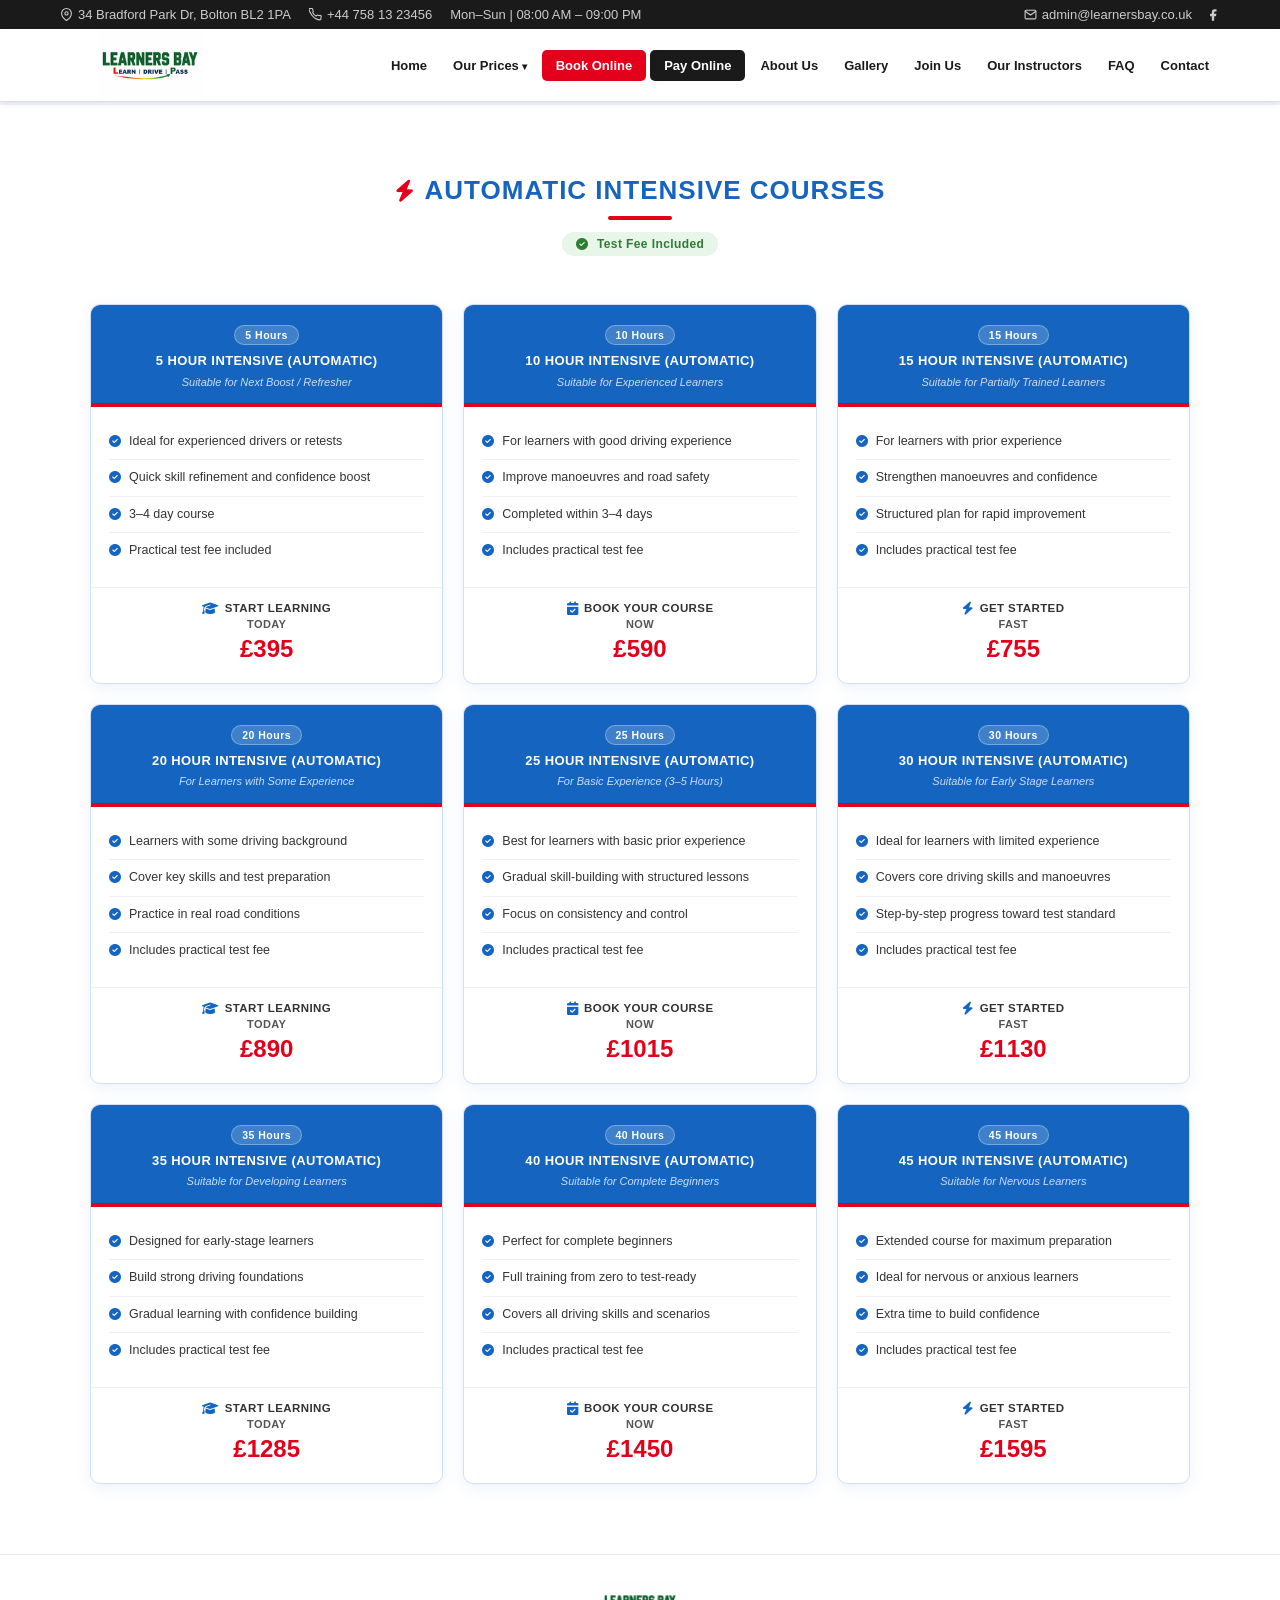
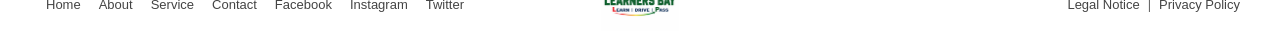
<file: automatic-intensive-courses.html>
<!DOCTYPE html>
<html lang="en">
<head>
    <meta charset="UTF-8">
    <meta name="viewport" content="width=device-width, initial-scale=1.0">
    <link rel="stylesheet" href="css/pay-online.css">
    <title> Pay Online</title>
    <link rel="stylesheet" href="css/style.css">
    <!-- Font Awesome — skip if already in <head> -->
<link rel="stylesheet" href="https://cdnjs.cloudflare.com/ajax/libs/font-awesome/6.5.0/css/all.min.css"/>
</head>
<body>

<!-- ════ TOP BAR ════ -->
<div class="topbar">
  <div class="topbar-inner">
    <div class="topbar-left">
      <a href="#">
        <svg width="13" height="13" viewBox="0 0 24 24" fill="none" stroke="currentColor" stroke-width="2"><path d="M21 10c0 7-9 13-9 13s-9-6-9-13a9 9 0 0118 0z"/><circle cx="12" cy="10" r="3"/></svg>
        34 Bradford Park Dr, Bolton BL2 1PA
      </a>
      <a href="tel:+447581323456">
        <svg width="13" height="13" viewBox="0 0 24 24" fill="none" stroke="currentColor" stroke-width="2"><path d="M22 16.92v3a2 2 0 01-2.18 2 19.79 19.79 0 01-8.63-3.07A19.5 19.5 0 013.07 9.81a19.79 19.79 0 01-3.07-8.64A2 2 0 012 1h3a2 2 0 012 1.72c.127.96.361 1.903.7 2.81a2 2 0 01-.45 2.11L6.91 8.89a16 16 0 006.16 6.16l1.27-1.27a2 2 0 012.11-.45c.907.339 1.85.573 2.81.7A2 2 0 0122 16.92z"/></svg>
        +44 758 13 23456
      </a>
      <span>Mon–Sun | 08:00 AM – 09:00 PM</span>
    </div>
    <div class="topbar-right">
      <a href="mailto:admin@learnersbay.co.uk">
        <svg width="13" height="13" viewBox="0 0 24 24" fill="none" stroke="currentColor" stroke-width="2"><path d="M4 4h16c1.1 0 2 .9 2 2v12c0 1.1-.9 2-2 2H4c-1.1 0-2-.9-2-2V6c0-1.1.9-2 2-2z"/><polyline points="22,6 12,13 2,6"/></svg>
        admin@learnersbay.co.uk
      </a>
      <a href="https://www.facebook.com/learnersbayUK/" target="_blank">
        <svg width="14" height="14" viewBox="0 0 24 24" fill="#ccc"><path d="M18 2h-3a5 5 0 00-5 5v3H7v4h3v8h4v-8h3l1-4h-4V7a1 1 0 011-1h3z"/></svg>
      </a>
    </div>
  </div>
</div>

<!-- ════ NAVBAR ════ -->
<nav class="navbar">
  <div class="navbar-inner">
   <a href="#" class="logo">
  <div class="logo-icon">
    <img src="image/logo.png" alt="Learners Bay Logo" />
  </div>
</a>

    <!-- Desktop Nav -->
    <ul class="nav-links">
      <li><a href="index.html">Home</a></li>
      <li class="has-dropdown">
        <a href="#">Our Prices</a>
        <ul class="dropdown-menu">
        <li><a href="standard-driving-courses-book-online.html">Standard Packages</a></li>
          <li><a href="manual-intensive-courses.html">Manual Intensive</a></li>
          <li><a href="automatic-intensive-courses.html">Automatic Intensive</a></li>
        </ul>
      </li>
      <li class="btn-book"><a href="book-online.html">Book Online</a></li>
      <li class="btn-pay"><a href="pay-online.html">Pay Online</a></li>
      <li><a href="#aboutus">About Us</a></li>
      <li><a href="#gallery">Gallery</a></li>
      <li><a href="#Joinus">Join Us</a></li>
      <li><a href="#ourinstructor">Our Instructors</a></li>
      <li><a href="#FAQ">FAQ</a></li>
      <li><a href="#Contact">Contact</a></li>
    </ul>

    <!-- Hamburger -->
    <button class="hamburger" id="hamBtn" aria-label="Toggle menu">
      <span></span><span></span><span></span>
    </button>
  </div>

  <!-- Mobile Nav -->
  <div class="mobile-nav" id="mobileNav">
  <a href="index.html">Home</a>
    <a href="standard-driving-courses-book-online.html">Standard Packages</a>
    <a href="manual-intensive-courses.html">Manual Intensive</a>
    <a href="automatic-intensive-courses.html">Automatic Intensive</a>
    <a href="#aboutus">About Us</a>
    <a href="#gallery">Gallery</a>
    <a href="#">Join Us</a>
    <a href="#ourinstructor">Our Instructors</a>
    <a href="#FAQ">FAQ</a>
    <a href="#Contact">Contact</a>
    <a href="book-online.html" class="mobile-btn-book"> Book Online</a>
    <a href="pay-online.html" class="mobile-btn-pay"> Pay Online</a>
  </div>
</nav>






<!-- ═══ AUTOMATIC INTENSIVE COURSES ═══ -->
<section class="auto-intensive-section">
  <div class="auto-intensive-inner">
    <div class="auto-intensive-heading">
      <h2><i class="fa-solid fa-bolt"></i> Automatic Intensive Courses</h2>
      <br>
      <span class="sub-badge"><i class="fa-solid fa-circle-check"></i> Test Fee Included</span>
    </div>
    <div class="auto-intensive-grid">

      <a href="https://buy.stripe.com/8x25kEb5V0dgecP1n67ok09" target="_blank" class="card-link">
        <div class="ai-card">
          <div class="ai-card-header">
            <div class="hours-badge">5 Hours</div>
            <h3>5 Hour Intensive (Automatic)</h3>
            <p>Suitable for Next Boost / Refresher</p>
          </div>
          <div class="ai-card-body">
            <ul class="ai-feature-list">
              <li><i class="fa-solid fa-circle-check"></i> Ideal for experienced drivers or retests</li>
              <li><i class="fa-solid fa-circle-check"></i> Quick skill refinement and confidence boost</li>
              <li><i class="fa-solid fa-circle-check"></i> 3–4 day course</li>
              <li><i class="fa-solid fa-circle-check"></i> Practical test fee included</li>
            </ul>
          </div>
          <div class="ai-card-footer">
            <div class="ai-cta-label"><i class="fa-solid fa-graduation-cap"></i> Start Learning</div>
            <div class="ai-cta-action">TODAY</div>
            <div class="ai-price">£395</div>
          </div>
        </div>
      </a>

      <a href="https://buy.stripe.com/8x25kEb5V0dgecP1n67ok09" target="_blank" class="card-link">
        <div class="ai-card">
          <div class="ai-card-header">
            <div class="hours-badge">10 Hours</div>
            <h3>10 Hour Intensive (Automatic)</h3>
            <p>Suitable for Experienced Learners</p>
          </div>
          <div class="ai-card-body">
            <ul class="ai-feature-list">
              <li><i class="fa-solid fa-circle-check"></i> For learners with good driving experience</li>
              <li><i class="fa-solid fa-circle-check"></i> Improve manoeuvres and road safety</li>
              <li><i class="fa-solid fa-circle-check"></i> Completed within 3–4 days</li>
              <li><i class="fa-solid fa-circle-check"></i> Includes practical test fee</li>
            </ul>
          </div>
          <div class="ai-card-footer">
            <div class="ai-cta-label"><i class="fa-solid fa-calendar-check"></i> Book Your Course</div>
            <div class="ai-cta-action">NOW</div>
            <div class="ai-price">£590</div>
          </div>
        </div>
      </a>

      <a href="https://buy.stripe.com/8x25kEb5V0dgecP1n67ok09" target="_blank" class="card-link">
        <div class="ai-card">
          <div class="ai-card-header">
            <div class="hours-badge">15 Hours</div>
            <h3>15 Hour Intensive (Automatic)</h3>
            <p>Suitable for Partially Trained Learners</p>
          </div>
          <div class="ai-card-body">
            <ul class="ai-feature-list">
              <li><i class="fa-solid fa-circle-check"></i> For learners with prior experience</li>
              <li><i class="fa-solid fa-circle-check"></i> Strengthen manoeuvres and confidence</li>
              <li><i class="fa-solid fa-circle-check"></i> Structured plan for rapid improvement</li>
              <li><i class="fa-solid fa-circle-check"></i> Includes practical test fee</li>
            </ul>
          </div>
          <div class="ai-card-footer">
            <div class="ai-cta-label"><i class="fa-solid fa-bolt"></i> Get Started</div>
            <div class="ai-cta-action">FAST</div>
            <div class="ai-price">£755</div>
          </div>
        </div>
      </a>

      <a href="https://buy.stripe.com/8x25kEb5V0dgecP1n67ok09" target="_blank" class="card-link">
        <div class="ai-card">
          <div class="ai-card-header">
            <div class="hours-badge">20 Hours</div>
            <h3>20 Hour Intensive (Automatic)</h3>
            <p>For Learners with Some Experience</p>
          </div>
          <div class="ai-card-body">
            <ul class="ai-feature-list">
              <li><i class="fa-solid fa-circle-check"></i> Learners with some driving background</li>
              <li><i class="fa-solid fa-circle-check"></i> Cover key skills and test preparation</li>
              <li><i class="fa-solid fa-circle-check"></i> Practice in real road conditions</li>
              <li><i class="fa-solid fa-circle-check"></i> Includes practical test fee</li>
            </ul>
          </div>
          <div class="ai-card-footer">
            <div class="ai-cta-label"><i class="fa-solid fa-graduation-cap"></i> Start Learning</div>
            <div class="ai-cta-action">TODAY</div>
            <div class="ai-price">£890</div>
          </div>
        </div>
      </a>

      <a href="https://buy.stripe.com/8x25kEb5V0dgecP1n67ok09" target="_blank" class="card-link">
        <div class="ai-card">
          <div class="ai-card-header">
            <div class="hours-badge">25 Hours</div>
            <h3>25 Hour Intensive (Automatic)</h3>
            <p>For Basic Experience (3–5 Hours)</p>
          </div>
          <div class="ai-card-body">
            <ul class="ai-feature-list">
              <li><i class="fa-solid fa-circle-check"></i> Best for learners with basic prior experience</li>
              <li><i class="fa-solid fa-circle-check"></i> Gradual skill-building with structured lessons</li>
              <li><i class="fa-solid fa-circle-check"></i> Focus on consistency and control</li>
              <li><i class="fa-solid fa-circle-check"></i> Includes practical test fee</li>
            </ul>
          </div>
          <div class="ai-card-footer">
            <div class="ai-cta-label"><i class="fa-solid fa-calendar-check"></i> Book Your Course</div>
            <div class="ai-cta-action">NOW</div>
            <div class="ai-price">£1015</div>
          </div>
        </div>
      </a>

      <a href="https://buy.stripe.com/8x25kEb5V0dgecP1n67ok09" target="_blank" class="card-link">
        <div class="ai-card">
          <div class="ai-card-header">
            <div class="hours-badge">30 Hours</div>
            <h3>30 Hour Intensive (Automatic)</h3>
            <p>Suitable for Early Stage Learners</p>
          </div>
          <div class="ai-card-body">
            <ul class="ai-feature-list">
              <li><i class="fa-solid fa-circle-check"></i> Ideal for learners with limited experience</li>
              <li><i class="fa-solid fa-circle-check"></i> Covers core driving skills and manoeuvres</li>
              <li><i class="fa-solid fa-circle-check"></i> Step-by-step progress toward test standard</li>
              <li><i class="fa-solid fa-circle-check"></i> Includes practical test fee</li>
            </ul>
          </div>
          <div class="ai-card-footer">
            <div class="ai-cta-label"><i class="fa-solid fa-bolt"></i> Get Started</div>
            <div class="ai-cta-action">FAST</div>
            <div class="ai-price">£1130</div>
          </div>
        </div>
      </a>

      <a href="https://buy.stripe.com/8x25kEb5V0dgecP1n67ok09" target="_blank" class="card-link">
        <div class="ai-card">
          <div class="ai-card-header">
            <div class="hours-badge">35 Hours</div>
            <h3>35 Hour Intensive (Automatic)</h3>
            <p>Suitable for Developing Learners</p>
          </div>
          <div class="ai-card-body">
            <ul class="ai-feature-list">
              <li><i class="fa-solid fa-circle-check"></i> Designed for early-stage learners</li>
              <li><i class="fa-solid fa-circle-check"></i> Build strong driving foundations</li>
              <li><i class="fa-solid fa-circle-check"></i> Gradual learning with confidence building</li>
              <li><i class="fa-solid fa-circle-check"></i> Includes practical test fee</li>
            </ul>
          </div>
          <div class="ai-card-footer">
            <div class="ai-cta-label"><i class="fa-solid fa-graduation-cap"></i> Start Learning</div>
            <div class="ai-cta-action">TODAY</div>
            <div class="ai-price">£1285</div>
          </div>
        </div>
      </a>

      <a href="https://buy.stripe.com/8x25kEb5V0dgecP1n67ok09" target="_blank" class="card-link">
        <div class="ai-card">
          <div class="ai-card-header">
            <div class="hours-badge">40 Hours</div>
            <h3>40 Hour Intensive (Automatic)</h3>
            <p>Suitable for Complete Beginners</p>
          </div>
          <div class="ai-card-body">
            <ul class="ai-feature-list">
              <li><i class="fa-solid fa-circle-check"></i> Perfect for complete beginners</li>
              <li><i class="fa-solid fa-circle-check"></i> Full training from zero to test-ready</li>
              <li><i class="fa-solid fa-circle-check"></i> Covers all driving skills and scenarios</li>
              <li><i class="fa-solid fa-circle-check"></i> Includes practical test fee</li>
            </ul>
          </div>
          <div class="ai-card-footer">
            <div class="ai-cta-label"><i class="fa-solid fa-calendar-check"></i> Book Your Course</div>
            <div class="ai-cta-action">NOW</div>
            <div class="ai-price">£1450</div>
          </div>
        </div>
      </a>

      <a href="https://buy.stripe.com/8x25kEb5V0dgecP1n67ok09" target="_blank" class="card-link">
        <div class="ai-card">
          <div class="ai-card-header">
            <div class="hours-badge">45 Hours</div>
            <h3>45 Hour Intensive (Automatic)</h3>
            <p>Suitable for Nervous Learners</p>
          </div>
          <div class="ai-card-body">
            <ul class="ai-feature-list">
              <li><i class="fa-solid fa-circle-check"></i> Extended course for maximum preparation</li>
              <li><i class="fa-solid fa-circle-check"></i> Ideal for nervous or anxious learners</li>
              <li><i class="fa-solid fa-circle-check"></i> Extra time to build confidence</li>
              <li><i class="fa-solid fa-circle-check"></i> Includes practical test fee</li>
            </ul>
          </div>
          <div class="ai-card-footer">
            <div class="ai-cta-label"><i class="fa-solid fa-bolt"></i> Get Started</div>
            <div class="ai-cta-action">FAST</div>
            <div class="ai-price">£1595</div>
          </div>
        </div>
      </a>

    </div>
  </div>
</section>


<!-- ═══ FOOTER ═══ -->
<footer class="site-footer">
  <div class="footer-inner">

    <!-- Left: Nav links -->
    <nav class="footer-nav">
      <a href="#">Home</a>
      <a href="#aboutus">About</a>
      <a href="#">Service</a>
      <a href="#Contact">Contact</a>
      <a href="https://www.facebook.com/learnersbayUK/" target="_blank">Facebook</a>
      <a href="#">Instagram</a>
      <a href="#">Twitter</a>
    </nav>

    <!-- Center: Logo -->
    <div class="footer-logo">
      <img src="image/logo.png" alt="Learners Bay" />
    </div>

    <!-- Right: Legal -->
    <div class="footer-legal">
      <a href="#">Legal Notice</a>
      <span>|</span>
      <a href="#">Privacy Policy</a>
    </div>

  </div>
</footer>
<script src="js/script.js"></script>
</body>
</html>
</file>
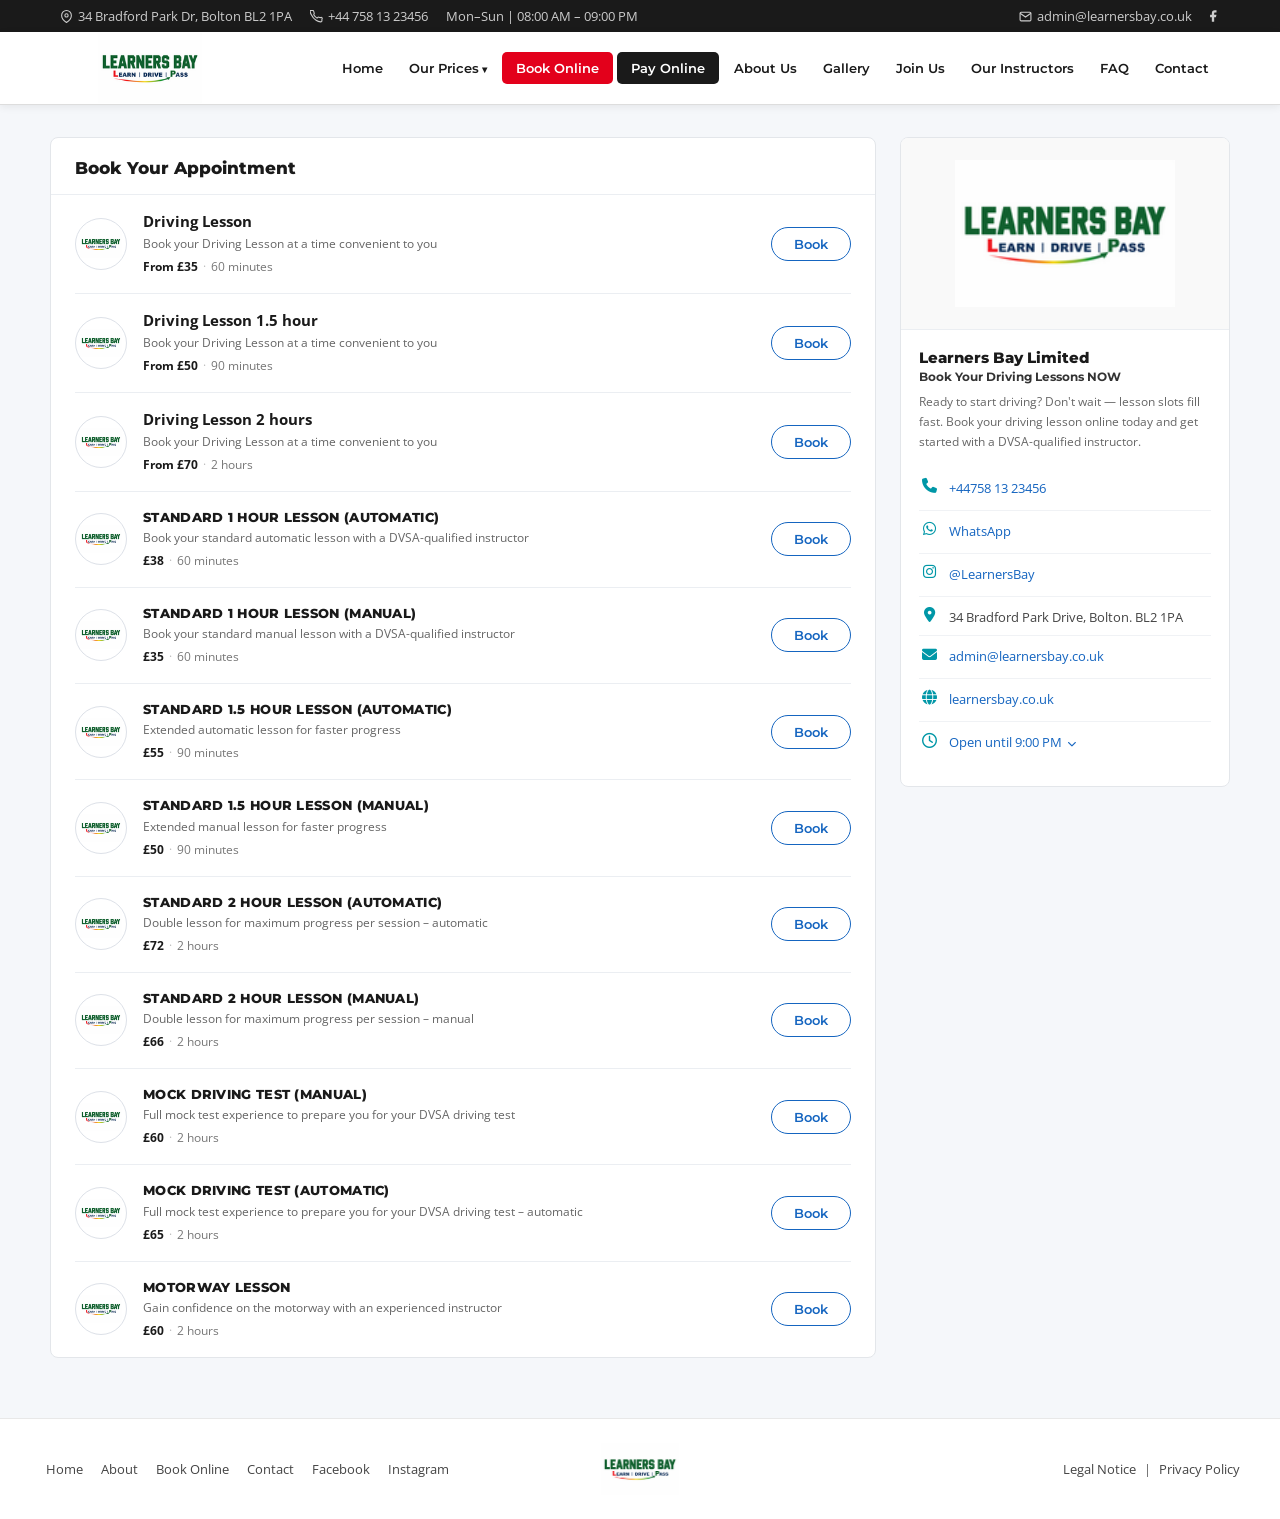
<file: book-online.html>
<!DOCTYPE html>
<html lang="en">
<head>
  <meta charset="UTF-8" />
  <meta name="viewport" content="width=device-width, initial-scale=1.0" />
  <title>Book Online – Learners Bay Driving School</title>
  <link href="https://fonts.googleapis.com/css2?family=Montserrat:wght@400;500;600;700;800;900&family=Open+Sans:wght@400;500;600&display=swap" rel="stylesheet" />
  <link rel="stylesheet" href="css/style.css" />
  <link rel="stylesheet" href="css/book-online.css" />
  <link rel="stylesheet" href="https://cdnjs.cloudflare.com/ajax/libs/font-awesome/6.5.0/css/all.min.css" />
</head>
<body>

<!-- ════ TOP BAR ════ -->
<div class="topbar">
  <div class="topbar-inner">
    <div class="topbar-left">
      <a href="#">
        <svg width="13" height="13" viewBox="0 0 24 24" fill="none" stroke="currentColor" stroke-width="2"><path d="M21 10c0 7-9 13-9 13s-9-6-9-13a9 9 0 0118 0z"/><circle cx="12" cy="10" r="3"/></svg>
        34 Bradford Park Dr, Bolton BL2 1PA
      </a>
      <a href="tel:+447581323456">
        <svg width="13" height="13" viewBox="0 0 24 24" fill="none" stroke="currentColor" stroke-width="2"><path d="M22 16.92v3a2 2 0 01-2.18 2 19.79 19.79 0 01-8.63-3.07A19.5 19.5 0 013.07 9.81a19.79 19.79 0 01-3.07-8.64A2 2 0 012 1h3a2 2 0 012 1.72c.127.96.361 1.903.7 2.81a2 2 0 01-.45 2.11L6.91 8.89a16 16 0 006.16 6.16l1.27-1.27a2 2 0 012.11-.45c.907.339 1.85.573 2.81.7A2 2 0 0122 16.92z"/></svg>
        +44 758 13 23456
      </a>
      <span>Mon–Sun | 08:00 AM – 09:00 PM</span>
    </div>
    <div class="topbar-right">
      <a href="mailto:admin@learnersbay.co.uk">
        <svg width="13" height="13" viewBox="0 0 24 24" fill="none" stroke="currentColor" stroke-width="2"><path d="M4 4h16c1.1 0 2 .9 2 2v12c0 1.1-.9 2-2 2H4c-1.1 0-2-.9-2-2V6c0-1.1.9-2 2-2z"/><polyline points="22,6 12,13 2,6"/></svg>
        admin@learnersbay.co.uk
      </a>
      <a href="https://www.facebook.com/learnersbayUK/" target="_blank">
        <svg width="14" height="14" viewBox="0 0 24 24" fill="#ccc"><path d="M18 2h-3a5 5 0 00-5 5v3H7v4h3v8h4v-8h3l1-4h-4V7a1 1 0 011-1h3z"/></svg>
      </a>
    </div>
  </div>
</div>

<!-- ════ NAVBAR ════ -->
<nav class="navbar">
  <div class="navbar-inner">
    <a href="index.html" class="logo">
      <div class="logo-icon">
        <img src="image/logo.png" alt="Learners Bay Logo" />
      </div>
    </a>
    <ul class="nav-links">
      <li><a href="index.html">Home</a></li>
      <li class="has-dropdown">
        <a href="#">Our Prices</a>
        <ul class="dropdown-menu">
          <li><a href="standard-driving-courses-book-online.html">Standard Packages</a></li>
          <li><a href="manual-intensive-courses.html">Manual Intensive</a></li>
          <li><a href="automatic-intensive-courses.html">Automatic Intensive</a></li>
        </ul>
      </li>
      <li class="btn-book"><a href="book-online.html">Book Online</a></li>
      <li class="btn-pay"><a href="pay-online.html">Pay Online</a></li>
      <li><a href="index.html#aboutus">About Us</a></li>
      <li><a href="index.html#gallery">Gallery</a></li>
      <li><a href="index.html#Joinus">Join Us</a></li>
      <li><a href="index.html#ourinstructor">Our Instructors</a></li>
      <li><a href="index.html#FAQ">FAQ</a></li>
      <li><a href="index.html#Contact">Contact</a></li>
    </ul>
    <button class="hamburger" id="hamBtn" aria-label="Toggle menu">
      <span></span><span></span><span></span>
    </button>
  </div>
  <div class="mobile-nav" id="mobileNav">
    <a href="index.html">Home</a>
    <a href="standard-driving-courses-book-online.html">Standard Packages</a>
    <a href="manual-intensive-courses.html">Manual Intensive</a>
    <a href="automatic-intensive-courses.html">Automatic Intensive</a>
    <a href="index.html#aboutus">About Us</a>
    <a href="index.html#gallery">Gallery</a>
    <a href="index.html#Joinus">Join Us</a>
    <a href="index.html#ourinstructor">Our Instructors</a>
    <a href="index.html#FAQ">FAQ</a>
    <a href="index.html#Contact">Contact</a>
    <a href="book-online.html" class="mobile-btn-book">Book Online</a>
    <a href="pay-online.html" class="mobile-btn-pay">Pay Online</a>
  </div>
</nav>

<!-- ════ BOOKING LAYOUT ════ -->
<div class="book-wrapper">
  <div class="book-layout">

    <!-- ── LEFT: Multi-Step Content ── -->
    <main class="book-main">

      <!-- ══ STEP 1: Service List ══ -->
      <div id="step1" class="book-step">
        <h2 class="book-main-heading">Book Your Appointment</h2>
        <div class="service-list">

          <div class="service-item"
               data-name="Driving Lesson"
               data-desc="Book your Driving Lesson at a time convenient to you"
               data-price="From £35"
               data-duration="60 minutes"
               data-dmins="60">
            <div class="service-logo"><img src="image/logo.png" alt="LB" /></div>
            <div class="service-info">
              <h3 class="service-name">Driving Lesson</h3>
              <p class="service-desc">Book your Driving Lesson at a time convenient to you</p>
              <div class="service-meta"><span class="service-price">From £35</span><span class="service-dot">·</span><span class="service-duration">60 minutes</span></div>
            </div>
            <button class="service-book-btn" onclick="bookService(this)">Book</button>
          </div>
          <div class="service-divider"></div>

          <div class="service-item"
               data-name="Driving Lesson 1.5 hour"
               data-desc="Book your Driving Lesson at a time convenient to you"
               data-price="From £50"
               data-duration="90 minutes"
               data-dmins="90">
            <div class="service-logo"><img src="image/logo.png" alt="LB" /></div>
            <div class="service-info">
              <h3 class="service-name">Driving Lesson 1.5 hour</h3>
              <p class="service-desc">Book your Driving Lesson at a time convenient to you</p>
              <div class="service-meta"><span class="service-price">From £50</span><span class="service-dot">·</span><span class="service-duration">90 minutes</span></div>
            </div>
            <button class="service-book-btn" onclick="bookService(this)">Book</button>
          </div>
          <div class="service-divider"></div>

          <div class="service-item"
               data-name="Driving Lesson 2 hours"
               data-desc="Book your Driving Lesson at a time convenient to you"
               data-price="From £70"
               data-duration="2 hours"
               data-dmins="120">
            <div class="service-logo"><img src="image/logo.png" alt="LB" /></div>
            <div class="service-info">
              <h3 class="service-name">Driving Lesson 2 hours</h3>
              <p class="service-desc">Book your Driving Lesson at a time convenient to you</p>
              <div class="service-meta"><span class="service-price">From £70</span><span class="service-dot">·</span><span class="service-duration">2 hours</span></div>
            </div>
            <button class="service-book-btn" onclick="bookService(this)">Book</button>
          </div>
          <div class="service-divider"></div>

          <div class="service-item"
               data-name="Standard 1 Hour Lesson (Automatic)"
               data-desc="Book your standard automatic lesson with a DVSA-qualified instructor"
               data-price="£38"
               data-duration="60 minutes"
               data-dmins="60">
            <div class="service-logo"><img src="image/logo.png" alt="LB" /></div>
            <div class="service-info">
              <h3 class="service-name service-name--upper">Standard 1 Hour Lesson (Automatic)</h3>
              <p class="service-desc">Book your standard automatic lesson with a DVSA-qualified instructor</p>
              <div class="service-meta"><span class="service-price">£38</span><span class="service-dot">·</span><span class="service-duration">60 minutes</span></div>
            </div>
            <button class="service-book-btn" onclick="bookService(this)">Book</button>
          </div>
          <div class="service-divider"></div>

          <div class="service-item"
               data-name="Standard 1 Hour Lesson (Manual)"
               data-desc="Book your standard manual lesson with a DVSA-qualified instructor"
               data-price="£35"
               data-duration="60 minutes"
               data-dmins="60">
            <div class="service-logo"><img src="image/logo.png" alt="LB" /></div>
            <div class="service-info">
              <h3 class="service-name service-name--upper">Standard 1 Hour Lesson (Manual)</h3>
              <p class="service-desc">Book your standard manual lesson with a DVSA-qualified instructor</p>
              <div class="service-meta"><span class="service-price">£35</span><span class="service-dot">·</span><span class="service-duration">60 minutes</span></div>
            </div>
            <button class="service-book-btn" onclick="bookService(this)">Book</button>
          </div>
          <div class="service-divider"></div>

          <div class="service-item"
               data-name="Standard 1.5 Hour Lesson (Automatic)"
               data-desc="Extended automatic lesson for faster progress"
               data-price="£55"
               data-duration="90 minutes"
               data-dmins="90">
            <div class="service-logo"><img src="image/logo.png" alt="LB" /></div>
            <div class="service-info">
              <h3 class="service-name service-name--upper">Standard 1.5 Hour Lesson (Automatic)</h3>
              <p class="service-desc">Extended automatic lesson for faster progress</p>
              <div class="service-meta"><span class="service-price">£55</span><span class="service-dot">·</span><span class="service-duration">90 minutes</span></div>
            </div>
            <button class="service-book-btn" onclick="bookService(this)">Book</button>
          </div>
          <div class="service-divider"></div>

          <div class="service-item"
               data-name="Standard 1.5 Hour Lesson (Manual)"
               data-desc="Extended manual lesson for faster progress"
               data-price="£50"
               data-duration="90 minutes"
               data-dmins="90">
            <div class="service-logo"><img src="image/logo.png" alt="LB" /></div>
            <div class="service-info">
              <h3 class="service-name service-name--upper">Standard 1.5 Hour Lesson (Manual)</h3>
              <p class="service-desc">Extended manual lesson for faster progress</p>
              <div class="service-meta"><span class="service-price">£50</span><span class="service-dot">·</span><span class="service-duration">90 minutes</span></div>
            </div>
            <button class="service-book-btn" onclick="bookService(this)">Book</button>
          </div>
          <div class="service-divider"></div>

          <div class="service-item"
               data-name="Standard 2 Hour Lesson (Automatic)"
               data-desc="Double lesson for maximum progress per session – automatic"
               data-price="£72"
               data-duration="2 hours"
               data-dmins="120">
            <div class="service-logo"><img src="image/logo.png" alt="LB" /></div>
            <div class="service-info">
              <h3 class="service-name service-name--upper">Standard 2 Hour Lesson (Automatic)</h3>
              <p class="service-desc">Double lesson for maximum progress per session – automatic</p>
              <div class="service-meta"><span class="service-price">£72</span><span class="service-dot">·</span><span class="service-duration">2 hours</span></div>
            </div>
            <button class="service-book-btn" onclick="bookService(this)">Book</button>
          </div>
          <div class="service-divider"></div>

          <div class="service-item"
               data-name="Standard 2 Hour Lesson (Manual)"
               data-desc="Double lesson for maximum progress per session – manual"
               data-price="£66"
               data-duration="2 hours"
               data-dmins="120">
            <div class="service-logo"><img src="image/logo.png" alt="LB" /></div>
            <div class="service-info">
              <h3 class="service-name service-name--upper">Standard 2 Hour Lesson (Manual)</h3>
              <p class="service-desc">Double lesson for maximum progress per session – manual</p>
              <div class="service-meta"><span class="service-price">£66</span><span class="service-dot">·</span><span class="service-duration">2 hours</span></div>
            </div>
            <button class="service-book-btn" onclick="bookService(this)">Book</button>
          </div>
          <div class="service-divider"></div>

          <div class="service-item"
               data-name="Mock Driving Test (Manual)"
               data-desc="Full mock test experience to prepare you for your DVSA driving test"
               data-price="£60"
               data-duration="2 hours"
               data-dmins="120">
            <div class="service-logo"><img src="image/logo.png" alt="LB" /></div>
            <div class="service-info">
              <h3 class="service-name service-name--upper">Mock Driving Test (Manual)</h3>
              <p class="service-desc">Full mock test experience to prepare you for your DVSA driving test</p>
              <div class="service-meta"><span class="service-price">£60</span><span class="service-dot">·</span><span class="service-duration">2 hours</span></div>
            </div>
            <button class="service-book-btn" onclick="bookService(this)">Book</button>
          </div>
          <div class="service-divider"></div>

          <div class="service-item"
               data-name="Mock Driving Test (Automatic)"
               data-desc="Full mock test experience to prepare you for your DVSA driving test – automatic"
               data-price="£65"
               data-duration="2 hours"
               data-dmins="120">
            <div class="service-logo"><img src="image/logo.png" alt="LB" /></div>
            <div class="service-info">
              <h3 class="service-name service-name--upper">Mock Driving Test (Automatic)</h3>
              <p class="service-desc">Full mock test experience to prepare you for your DVSA driving test – automatic</p>
              <div class="service-meta"><span class="service-price">£65</span><span class="service-dot">·</span><span class="service-duration">2 hours</span></div>
            </div>
            <button class="service-book-btn" onclick="bookService(this)">Book</button>
          </div>
          <div class="service-divider"></div>

          <div class="service-item"
               data-name="Motorway Lesson"
               data-desc="Gain confidence on the motorway with an experienced instructor"
               data-price="£60"
               data-duration="2 hours"
               data-dmins="120">
            <div class="service-logo"><img src="image/logo.png" alt="LB" /></div>
            <div class="service-info">
              <h3 class="service-name service-name--upper">Motorway Lesson</h3>
              <p class="service-desc">Gain confidence on the motorway with an experienced instructor</p>
              <div class="service-meta"><span class="service-price">£60</span><span class="service-dot">·</span><span class="service-duration">2 hours</span></div>
            </div>
            <button class="service-book-btn" onclick="bookService(this)">Book</button>
          </div>

        </div>
      </div><!-- /step1 -->

      <!-- ══ STEP 2: Date & Time Picker ══ -->
      <div id="step2" class="book-step" style="display:none">
        <h2 class="book-main-heading">Book Your Appointment</h2>

        <!-- Selected service summary -->
        <div class="bk-service-row" id="s2-service">
          <div class="service-logo"><img src="image/logo.png" alt="LB" /></div>
          <div class="service-info">
            <h3 class="service-name" id="s2-name"></h3>
            <p class="service-desc" id="s2-desc"></p>
            <div class="service-meta">
              <span class="service-price" id="s2-price"></span>
              <span class="service-dot">·</span>
              <span class="service-duration" id="s2-dur"></span>
            </div>
          </div>
          <button class="bk-change-btn" onclick="showStep(1)">Change</button>
        </div>
        <div class="bk-divider"></div>

        <!-- Date navigation -->
        <div class="date-nav">
          <h3 class="date-nav-label" id="s2-dateLabel"></h3>
          <div class="date-nav-arrows">
            <button class="date-arrow" id="prevWeekBtn" onclick="shiftWeek(-7)" aria-label="Previous week">&#8249;</button>
            <button class="date-arrow" onclick="shiftWeek(7)" aria-label="Next week">&#8250;</button>
          </div>
        </div>

        <!-- Day pills -->
        <div class="day-pills" id="dayPills"></div>

        <!-- Time slots -->
        <div id="timeSlots" class="time-slots-wrap"></div>
      </div><!-- /step2 -->

      <!-- ══ STEP 3: Enter Details ══ -->
      <div id="step3" class="book-step" style="display:none">
        <h2 class="book-main-heading">Book Your Appointment</h2>

        <!-- Selected service -->
        <div class="bk-service-row">
          <div class="service-logo"><img src="image/logo.png" alt="LB" /></div>
          <div class="service-info">
            <h3 class="service-name" id="s3-name"></h3>
            <p class="service-desc" id="s3-desc"></p>
            <div class="service-meta">
              <span class="service-price" id="s3-price"></span>
              <span class="service-dot">·</span>
              <span class="service-duration" id="s3-dur"></span>
            </div>
          </div>
          <button class="bk-change-btn" onclick="showStep(1)">Change</button>
        </div>
        <div class="bk-divider"></div>

        <!-- Selected date/time -->
        <div class="bk-datetime-row">
          <i class="fa-regular fa-clock bk-dt-icon"></i>
          <div class="bk-dt-text">
            <span id="s3-date"></span>
            <span class="bk-dt-sep">·</span>
            <span id="s3-time"></span>
          </div>
          <button class="bk-change-btn" onclick="showStep(2)">Change</button>
        </div>
        <div class="bk-divider"></div>

        <!-- Details form -->
        <div class="bk-form-wrap">
          <h3 class="bk-form-heading">Enter Details</h3>
          <form id="bookingForm" onsubmit="submitBooking(event)">
            <div class="bk-field">
              <input type="text" class="bk-input" placeholder="Name" id="f-name" required />
            </div>
            <div class="bk-field">
              <input type="tel" class="bk-input" placeholder="Phone Number *" id="f-phone" required />
            </div>
            <div class="bk-field">
              <input type="email" class="bk-input" placeholder="Email" id="f-email" />
            </div>
            <div class="bk-field">
              <input type="text" class="bk-input" placeholder="Address" id="f-address" />
            </div>
            <div class="bk-field">
              <textarea class="bk-input bk-textarea" placeholder="Notes" id="f-notes"></textarea>
            </div>
            <button type="submit" class="bk-confirm-btn">Confirm Booking</button>
          </form>
        </div>
      </div><!-- /step3 -->

      <!-- ══ STEP 4: Booking Confirmed ══ -->
      <div id="step4" class="book-step" style="display:none">
        <div class="bk-confirm-wrap">
          <div class="bk-confirm-icon">
            <i class="fa-solid fa-check"></i>
          </div>
          <h2 class="bk-confirm-title">Booking Confirmed</h2>
          <p class="bk-confirm-msg">We are pleased to inform you that your reservation request has been received and confirmed. Thank you!</p>

          <div class="bk-divider"></div>

          <!-- Service summary -->
          <div class="bk-service-row bk-service-row--plain">
            <div class="service-logo"><img src="image/logo.png" alt="LB" /></div>
            <div class="service-info">
              <h3 class="service-name" id="s4-name"></h3>
              <p class="service-desc" id="s4-desc"></p>
              <div class="service-meta">
                <span class="service-price" id="s4-price"></span>
                <span class="service-dot">·</span>
                <span class="service-duration" id="s4-dur"></span>
              </div>
            </div>
          </div>
          <div class="bk-divider"></div>

          <!-- Date/time -->
          <div class="bk-datetime-row">
            <i class="fa-regular fa-clock bk-dt-icon"></i>
            <div class="bk-dt-text">
              <span id="s4-date"></span>
              <span class="bk-dt-sep">·</span>
              <span id="s4-time"></span>
            </div>
          </div>

          <a id="gcalBtn" href="#" target="_blank" class="bk-gcal-btn">Add to Google Calendar</a>
        </div>
      </div><!-- /step4 -->

    </main>

    <!-- ── RIGHT: Sidebar ── -->
    <aside class="book-sidebar">
      <div class="sidebar-card">

        <div class="sidebar-logo-wrap">
          <img src="image/logo.png" alt="Learners Bay" class="sidebar-logo-img" />
        </div>

        <div class="sidebar-body">
          <h2 class="sidebar-biz-name">Learners Bay Limited</h2>
          <p class="sidebar-tagline">Book Your Driving Lessons NOW</p>
          <p class="sidebar-desc">Ready to start driving? Don't wait — lesson slots fill fast. Book your driving lesson online today and get started with a DVSA-qualified instructor.</p>

          <div class="sidebar-contacts">

            <div class="sidebar-contact-row">
              <span class="sb-icon sb-icon--teal">
                <i class="fa-solid fa-phone"></i>
              </span>
              <a href="tel:+447581323456" class="sidebar-contact-link">+44758 13 23456</a>
            </div>

            <div class="sidebar-contact-row">
              <span class="sb-icon sb-icon--whatsapp">
                <i class="fa-brands fa-whatsapp"></i>
              </span>
              <a href="https://wa.me/447581323456" target="_blank" class="sidebar-contact-link">WhatsApp</a>
            </div>

            <div class="sidebar-contact-row">
              <span class="sb-icon sb-icon--instagram">
                <i class="fa-brands fa-instagram"></i>
              </span>
              <a href="https://www.instagram.com/learnersbay" target="_blank" class="sidebar-contact-link">@LearnersBay</a>
            </div>

            <div class="sidebar-contact-row">
              <span class="sb-icon sb-icon--teal">
                <i class="fa-solid fa-location-dot"></i>
              </span>
              <span class="sidebar-contact-text">34 Bradford Park Drive, Bolton. BL2 1PA</span>
            </div>

            <div class="sidebar-contact-row">
              <span class="sb-icon sb-icon--teal">
                <i class="fa-solid fa-envelope"></i>
              </span>
              <a href="mailto:admin@learnersbay.co.uk" class="sidebar-contact-link">admin@learnersbay.co.uk</a>
            </div>

            <div class="sidebar-contact-row">
              <span class="sb-icon sb-icon--teal">
                <i class="fa-solid fa-globe"></i>
              </span>
              <a href="index.html" class="sidebar-contact-link">learnersbay.co.uk</a>
            </div>

            <div class="sidebar-contact-row">
              <span class="sb-icon sb-icon--teal">
                <i class="fa-regular fa-clock"></i>
              </span>
              <div class="sidebar-hours">
                <button class="hours-toggle" id="hoursToggle" aria-expanded="false">
                  Open until 9:00 PM <i class="fa-solid fa-chevron-down hours-chevron" id="hoursChevron"></i>
                </button>
                <div class="hours-dropdown" id="hoursDropdown">
                  <div class="hours-row"><span>Monday</span><span>8:00 AM – 9:00 PM</span></div>
                  <div class="hours-row"><span>Tuesday</span><span>8:00 AM – 9:00 PM</span></div>
                  <div class="hours-row"><span>Wednesday</span><span>8:00 AM – 9:00 PM</span></div>
                  <div class="hours-row"><span>Thursday</span><span>8:00 AM – 9:00 PM</span></div>
                  <div class="hours-row"><span>Friday</span><span>8:00 AM – 9:00 PM</span></div>
                  <div class="hours-row"><span>Saturday</span><span>8:00 AM – 9:00 PM</span></div>
                  <div class="hours-row"><span>Sunday</span><span>Closed</span></div>
                </div>
              </div>
            </div>

          </div>
        </div>
      </div>
    </aside>

  </div>
</div>

<!-- ════ FOOTER ════ -->
<footer class="site-footer">
  <div class="footer-inner">
    <nav class="footer-nav">
      <a href="index.html">Home</a>
      <a href="index.html#aboutus">About</a>
      <a href="book-online.html">Book Online</a>
      <a href="index.html#Contact">Contact</a>
      <a href="https://www.facebook.com/learnersbayUK/" target="_blank">Facebook</a>
      <a href="https://www.instagram.com/learnersbay" target="_blank">Instagram</a>
    </nav>
    <div class="footer-logo">
      <img src="image/logo.png" alt="Learners Bay" />
    </div>
    <div class="footer-legal">
      <a href="#">Legal Notice</a>
      <span>|</span>
      <a href="#">Privacy Policy</a>
    </div>
  </div>
</footer>

<script src="js/script.js"></script>
<script>
/* ══════════════════════════════════════
   BOOKING STATE
══════════════════════════════════════ */
const STATE = {
  service: null,
  date: null,
  startMins: null,
  weekOffset: 0,
};

const DAY_NAMES  = ['Sunday','Monday','Tuesday','Wednesday','Thursday','Friday','Saturday'];
const DAY_SHORT  = ['Sun','Mon','Tue','Wed','Thu','Fri','Sat'];
const MON_NAMES  = ['January','February','March','April','May','June','July','August','September','October','November','December'];

/* ── Helpers ── */
function todayMidnight() {
  const d = new Date();
  d.setHours(0,0,0,0);
  return d;
}

function formatMins(m) {
  const h = Math.floor(m / 60);
  const mn = m % 60;
  const ampm = h >= 12 ? 'PM' : 'AM';
  const hr = h > 12 ? h - 12 : h === 0 ? 12 : h;
  return hr + ':' + String(mn).padStart(2,'0') + ' ' + ampm;
}

function formatDate(d) {
  return DAY_NAMES[d.getDay()] + ', ' + MON_NAMES[d.getMonth()] + ' ' + d.getDate();
}

function showStep(n) {
  [1,2,3,4].forEach(i => {
    document.getElementById('step'+i).style.display = i === n ? '' : 'none';
  });
  window.scrollTo({ top: 0, behavior: 'smooth' });
}

/* ══ STEP 1 → 2 ══ */
function bookService(btn) {
  const item = btn.closest('.service-item');
  STATE.service = {
    name:     item.dataset.name,
    desc:     item.dataset.desc,
    price:    item.dataset.price,
    duration: item.dataset.duration,
    dmins:    parseInt(item.dataset.dmins),
  };
  STATE.date = todayMidnight();
  STATE.weekOffset = 0;
  STATE.startMins  = null;

  renderStep2();
  showStep(2);
}

/* ══ STEP 2: Date picker ══ */
function renderStep2() {
  const svc = STATE.service;
  document.getElementById('s2-name').textContent  = svc.name;
  document.getElementById('s2-desc').textContent  = svc.desc;
  document.getElementById('s2-price').textContent = svc.price;
  document.getElementById('s2-dur').textContent   = svc.duration;
  renderDayPills();
  renderTimeSlots();
}

function shiftWeek(delta) {
  STATE.weekOffset += delta;
  if (STATE.weekOffset < 0) STATE.weekOffset = 0;
  renderDayPills();
  renderTimeSlots();
}

function renderDayPills() {
  const today = todayMidnight();
  const start = new Date(today);
  start.setDate(today.getDate() + STATE.weekOffset);

  /* Date label = selected date */
  document.getElementById('s2-dateLabel').textContent = formatDate(STATE.date);

  /* Disable prev arrow if at current week */
  document.getElementById('prevWeekBtn').disabled = STATE.weekOffset <= 0;

  const container = document.getElementById('dayPills');
  container.innerHTML = '';

  for (let i = 0; i < 7; i++) {
    const d = new Date(start);
    d.setDate(start.getDate() + i);

    const isSunday  = d.getDay() === 0;
    const isPast    = d < today;
    const isSelected = d.toDateString() === STATE.date.toDateString();
    const disabled  = isSunday || isPast;

    const btn = document.createElement('button');
    btn.className = 'day-pill' +
      (isSelected ? ' day-pill--selected' : '') +
      (disabled   ? ' day-pill--disabled' : '');
    btn.innerHTML = '<span class="dp-name">' + DAY_SHORT[d.getDay()] + '</span>' +
                    '<span class="dp-num">'  + d.getDate() + '</span>';
    btn.disabled = disabled;

    if (!disabled) {
      const captured = new Date(d);
      btn.onclick = () => {
        STATE.date = captured;
        STATE.startMins = null;
        renderDayPills();
        renderTimeSlots();
      };
    }
    container.appendChild(btn);
  }
}

function renderTimeSlots() {
  const container = document.getElementById('timeSlots');
  container.innerHTML = '';

  const dmins = STATE.service.dmins;
  const open  = 7  * 60;  /* 7:00 AM */
  const close = 21 * 60;  /* 9:00 PM */

  const morning = [], afternoon = [], evening = [];

  for (let t = open; t + dmins <= close; t += dmins) {
    const slot = { start: t, end: t + dmins, label: formatMins(t) };
    if      (t < 12 * 60) morning.push(slot);
    else if (t < 17 * 60) afternoon.push(slot);
    else                   evening.push(slot);
  }

  if (morning.length)   appendSlotGroup(container, 'Morning',   morning);
  if (afternoon.length) appendSlotGroup(container, 'Afternoon', afternoon);
  if (evening.length)   appendSlotGroup(container, 'Evening',   evening);
}

function appendSlotGroup(parent, label, slots) {
  const group = document.createElement('div');
  group.className = 'time-group';

  const lbl = document.createElement('div');
  lbl.className = 'tg-label';
  lbl.textContent = label;
  group.appendChild(lbl);

  const pills = document.createElement('div');
  pills.className = 'time-pills';

  slots.forEach(s => {
    const btn = document.createElement('button');
    btn.className = 'time-pill' + (STATE.startMins === s.start ? ' time-pill--selected' : '');
    btn.textContent = s.label;
    btn.onclick = () => selectTime(s.start);
    pills.appendChild(btn);
  });

  group.appendChild(pills);
  parent.appendChild(group);
}

/* ══ STEP 2 → 3 ══ */
function selectTime(startMins) {
  STATE.startMins = startMins;
  const endMins = startMins + STATE.service.dmins;
  const timeStr = formatMins(startMins) + ' - ' + formatMins(endMins);
  const dateStr = formatDate(STATE.date);

  const svc = STATE.service;
  document.getElementById('s3-name').textContent  = svc.name;
  document.getElementById('s3-desc').textContent  = svc.desc;
  document.getElementById('s3-price').textContent = svc.price;
  document.getElementById('s3-dur').textContent   = svc.duration;
  document.getElementById('s3-date').textContent  = dateStr;
  document.getElementById('s3-time').textContent  = timeStr;

  showStep(3);
}

/* ══ STEP 3 → 4 ══ */
function submitBooking(e) {
  e.preventDefault();

  const endMins = STATE.startMins + STATE.service.dmins;
  const timeStr = formatMins(STATE.startMins) + ' - ' + formatMins(endMins);
  const dateStr = formatDate(STATE.date);
  const svc     = STATE.service;

  document.getElementById('s4-name').textContent  = svc.name;
  document.getElementById('s4-desc').textContent  = svc.desc;
  document.getElementById('s4-price').textContent = svc.price;
  document.getElementById('s4-dur').textContent   = svc.duration;
  document.getElementById('s4-date').textContent  = dateStr;
  document.getElementById('s4-time').textContent  = timeStr;

  /* Google Calendar URL */
  const d  = STATE.date;
  const ys = String(d.getFullYear());
  const ms = String(d.getMonth()+1).padStart(2,'0');
  const ds = String(d.getDate()).padStart(2,'0');
  const sh = String(Math.floor(STATE.startMins/60)).padStart(2,'0');
  const sm = String(STATE.startMins%60).padStart(2,'0');
  const eh = String(Math.floor(endMins/60)).padStart(2,'0');
  const em = String(endMins%60).padStart(2,'0');
  const gcal = 'https://calendar.google.com/calendar/render?action=TEMPLATE' +
    '&text=' + encodeURIComponent('Driving Lesson – Learners Bay') +
    '&dates=' + ys+ms+ds+'T'+sh+sm+'00/' + ys+ms+ds+'T'+eh+em+'00' +
    '&location=' + encodeURIComponent('34 Bradford Park Drive, Bolton BL2 1PA') +
    '&details=' + encodeURIComponent('Learners Bay driving school lesson.');
  document.getElementById('gcalBtn').href = gcal;

  showStep(4);
}

/* ══ Hours toggle ══ */
document.getElementById('hoursToggle').addEventListener('click', function () {
  const open = document.getElementById('hoursDropdown').classList.toggle('hours-dropdown--open');
  this.setAttribute('aria-expanded', open);
  document.getElementById('hoursChevron').style.transform = open ? 'rotate(180deg)' : '';
});
</script>
<script src="js/script.js"></script>
</body>
</html>
</file>
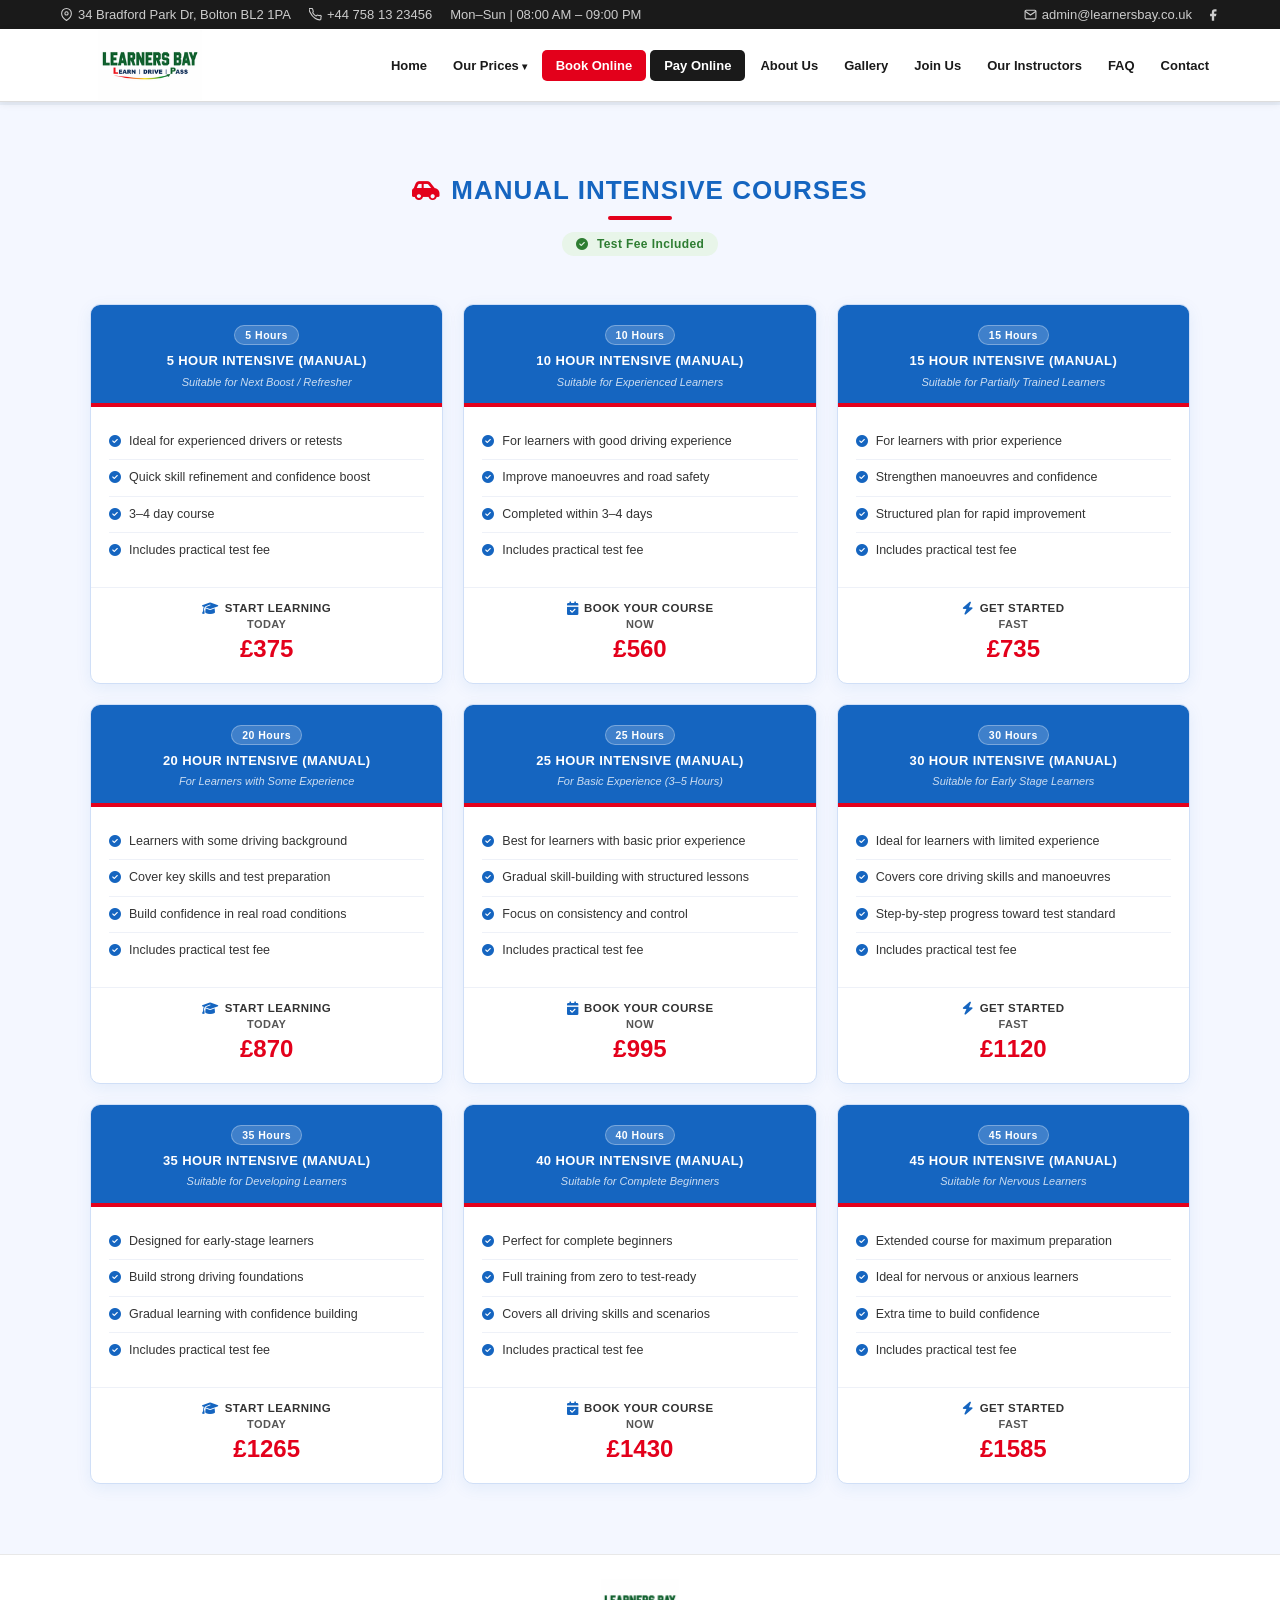
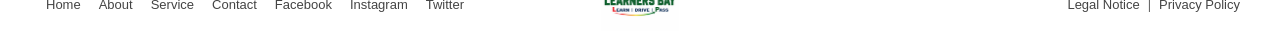
<file: manual-intensive-courses.html>
<!DOCTYPE html>
<html lang="en">
<head>
    <meta charset="UTF-8">
    <meta name="viewport" content="width=device-width, initial-scale=1.0">
    <link rel="stylesheet" href="css/pay-online.css">
    <title> Pay Online</title>
    <link rel="stylesheet" href="css/style.css">
    <!-- Font Awesome — skip if already in <head> -->
<link rel="stylesheet" href="https://cdnjs.cloudflare.com/ajax/libs/font-awesome/6.5.0/css/all.min.css"/>
</head>
<body>

<!-- ════ TOP BAR ════ -->
<div class="topbar">
  <div class="topbar-inner">
    <div class="topbar-left">
      <a href="#">
        <svg width="13" height="13" viewBox="0 0 24 24" fill="none" stroke="currentColor" stroke-width="2"><path d="M21 10c0 7-9 13-9 13s-9-6-9-13a9 9 0 0118 0z"/><circle cx="12" cy="10" r="3"/></svg>
        34 Bradford Park Dr, Bolton BL2 1PA
      </a>
      <a href="tel:+447581323456">
        <svg width="13" height="13" viewBox="0 0 24 24" fill="none" stroke="currentColor" stroke-width="2"><path d="M22 16.92v3a2 2 0 01-2.18 2 19.79 19.79 0 01-8.63-3.07A19.5 19.5 0 013.07 9.81a19.79 19.79 0 01-3.07-8.64A2 2 0 012 1h3a2 2 0 012 1.72c.127.96.361 1.903.7 2.81a2 2 0 01-.45 2.11L6.91 8.89a16 16 0 006.16 6.16l1.27-1.27a2 2 0 012.11-.45c.907.339 1.85.573 2.81.7A2 2 0 0122 16.92z"/></svg>
        +44 758 13 23456
      </a>
      <span>Mon–Sun | 08:00 AM – 09:00 PM</span>
    </div>
    <div class="topbar-right">
      <a href="mailto:admin@learnersbay.co.uk">
        <svg width="13" height="13" viewBox="0 0 24 24" fill="none" stroke="currentColor" stroke-width="2"><path d="M4 4h16c1.1 0 2 .9 2 2v12c0 1.1-.9 2-2 2H4c-1.1 0-2-.9-2-2V6c0-1.1.9-2 2-2z"/><polyline points="22,6 12,13 2,6"/></svg>
        admin@learnersbay.co.uk
      </a>
      <a href="https://www.facebook.com/learnersbayUK/" target="_blank">
        <svg width="14" height="14" viewBox="0 0 24 24" fill="#ccc"><path d="M18 2h-3a5 5 0 00-5 5v3H7v4h3v8h4v-8h3l1-4h-4V7a1 1 0 011-1h3z"/></svg>
      </a>
    </div>
  </div>
</div>

<!-- ════ NAVBAR ════ -->
<nav class="navbar">
  <div class="navbar-inner">
   <a href="#" class="logo">
  <div class="logo-icon">
    <img src="image/logo.png" alt="Learners Bay Logo" />
  </div>
</a>

    <!-- Desktop Nav -->
    <ul class="nav-links">
      <li><a href="index.html">Home</a></li>
      <li class="has-dropdown">
        <a href="#">Our Prices</a>
        <ul class="dropdown-menu">
        <li><a href="standard-driving-courses-book-online.html">Standard Packages</a></li>
          <li><a href="manual-intensive-courses.html">Manual Intensive</a></li>
          <li><a href="automatic-intensive-courses.html">Automatic Intensive</a></li>
        </ul>
      </li>
      <li class="btn-book"><a href="book-online.html">Book Online</a></li>
      <li class="btn-pay"><a href="pay-online.html">Pay Online</a></li>
      <li><a href="#aboutus">About Us</a></li>
      <li><a href="#gallery">Gallery</a></li>
      <li><a href="#Joinus">Join Us</a></li>
      <li><a href="#ourinstructor">Our Instructors</a></li>
      <li><a href="#FAQ">FAQ</a></li>
      <li><a href="#Contact">Contact</a></li>
    </ul>

    <!-- Hamburger -->
    <button class="hamburger" id="hamBtn" aria-label="Toggle menu">
      <span></span><span></span><span></span>
    </button>
  </div>

  <!-- Mobile Nav -->
  <div class="mobile-nav" id="mobileNav">
  <a href="index.html">Home</a>
    <a href="standard-driving-courses-book-online.html">Standard Packages</a>
    <a href="manual-intensive-courses.html">Manual Intensive</a>
    <a href="automatic-intensive-courses.html">Automatic Intensive</a>
    <a href="#aboutus">About Us</a>
    <a href="#gallery">Gallery</a>
    <a href="#">Join Us</a>
    <a href="#ourinstructor">Our Instructors</a>
    <a href="#FAQ">FAQ</a>
    <a href="#Contact">Contact</a>
    <a href="book-online.html" class="mobile-btn-book"> Book Online</a>
    <a href="pay-online.html" class="mobile-btn-pay"> Pay Online</a>
  </div>
</nav>









<!-- ═══ MANUAL INTENSIVE COURSES ═══ -->
<section class="manual-intensive-section">
  <div class="manual-intensive-inner">
    <div class="manual-intensive-heading">
      <h2><i class="fa-solid fa-car-side"></i> Manual Intensive Courses</h2>
      <br>
      <span class="sub-badge"><i class="fa-solid fa-circle-check"></i> Test Fee Included</span>
    </div>
    <div class="manual-intensive-grid">

      <a href="https://buy.stripe.com/8x25kEb5V0dgecP1n67ok09" target="_blank" class="card-link">
        <div class="mi-card">
          <div class="mi-card-header">
            <div class="hours-badge">5 Hours</div>
            <h3>5 Hour Intensive (Manual)</h3>
            <p>Suitable for Next Boost / Refresher</p>
          </div>
          <div class="mi-card-body">
            <ul class="mi-feature-list">
              <li><i class="fa-solid fa-circle-check"></i> Ideal for experienced drivers or retests</li>
              <li><i class="fa-solid fa-circle-check"></i> Quick skill refinement and confidence boost</li>
              <li><i class="fa-solid fa-circle-check"></i> 3–4 day course</li>
              <li><i class="fa-solid fa-circle-check"></i> Includes practical test fee</li>
            </ul>
          </div>
          <div class="mi-card-footer">
            <div class="mi-cta-label"><i class="fa-solid fa-graduation-cap"></i> Start Learning</div>
            <div class="mi-cta-action">TODAY</div>
            <div class="mi-price">£375</div>
          </div>
        </div>
      </a>

      <a href="https://buy.stripe.com/8x25kEb5V0dgecP1n67ok09" target="_blank" class="card-link">
        <div class="mi-card">
          <div class="mi-card-header">
            <div class="hours-badge">10 Hours</div>
            <h3>10 Hour Intensive (Manual)</h3>
            <p>Suitable for Experienced Learners</p>
          </div>
          <div class="mi-card-body">
            <ul class="mi-feature-list">
              <li><i class="fa-solid fa-circle-check"></i> For learners with good driving experience</li>
              <li><i class="fa-solid fa-circle-check"></i> Improve manoeuvres and road safety</li>
              <li><i class="fa-solid fa-circle-check"></i> Completed within 3–4 days</li>
              <li><i class="fa-solid fa-circle-check"></i> Includes practical test fee</li>
            </ul>
          </div>
          <div class="mi-card-footer">
            <div class="mi-cta-label"><i class="fa-solid fa-calendar-check"></i> Book Your Course</div>
            <div class="mi-cta-action">NOW</div>
            <div class="mi-price">£560</div>
          </div>
        </div>
      </a>

      <a href="https://buy.stripe.com/8x25kEb5V0dgecP1n67ok09" target="_blank" class="card-link">
        <div class="mi-card">
          <div class="mi-card-header">
            <div class="hours-badge">15 Hours</div>
            <h3>15 Hour Intensive (Manual)</h3>
            <p>Suitable for Partially Trained Learners</p>
          </div>
          <div class="mi-card-body">
            <ul class="mi-feature-list">
              <li><i class="fa-solid fa-circle-check"></i> For learners with prior experience</li>
              <li><i class="fa-solid fa-circle-check"></i> Strengthen manoeuvres and confidence</li>
              <li><i class="fa-solid fa-circle-check"></i> Structured plan for rapid improvement</li>
              <li><i class="fa-solid fa-circle-check"></i> Includes practical test fee</li>
            </ul>
          </div>
          <div class="mi-card-footer">
            <div class="mi-cta-label"><i class="fa-solid fa-bolt"></i> Get Started</div>
            <div class="mi-cta-action">FAST</div>
            <div class="mi-price">£735</div>
          </div>
        </div>
      </a>

      <a href="https://buy.stripe.com/8x25kEb5V0dgecP1n67ok09" target="_blank" class="card-link">
        <div class="mi-card">
          <div class="mi-card-header">
            <div class="hours-badge">20 Hours</div>
            <h3>20 Hour Intensive (Manual)</h3>
            <p>For Learners with Some Experience</p>
          </div>
          <div class="mi-card-body">
            <ul class="mi-feature-list">
              <li><i class="fa-solid fa-circle-check"></i> Learners with some driving background</li>
              <li><i class="fa-solid fa-circle-check"></i> Cover key skills and test preparation</li>
              <li><i class="fa-solid fa-circle-check"></i> Build confidence in real road conditions</li>
              <li><i class="fa-solid fa-circle-check"></i> Includes practical test fee</li>
            </ul>
          </div>
          <div class="mi-card-footer">
            <div class="mi-cta-label"><i class="fa-solid fa-graduation-cap"></i> Start Learning</div>
            <div class="mi-cta-action">TODAY</div>
            <div class="mi-price">£870</div>
          </div>
        </div>
      </a>

      <a href="https://buy.stripe.com/8x25kEb5V0dgecP1n67ok09" target="_blank" class="card-link">
        <div class="mi-card">
          <div class="mi-card-header">
            <div class="hours-badge">25 Hours</div>
            <h3>25 Hour Intensive (Manual)</h3>
            <p>For Basic Experience (3–5 Hours)</p>
          </div>
          <div class="mi-card-body">
            <ul class="mi-feature-list">
              <li><i class="fa-solid fa-circle-check"></i> Best for learners with basic prior experience</li>
              <li><i class="fa-solid fa-circle-check"></i> Gradual skill-building with structured lessons</li>
              <li><i class="fa-solid fa-circle-check"></i> Focus on consistency and control</li>
              <li><i class="fa-solid fa-circle-check"></i> Includes practical test fee</li>
            </ul>
          </div>
          <div class="mi-card-footer">
            <div class="mi-cta-label"><i class="fa-solid fa-calendar-check"></i> Book Your Course</div>
            <div class="mi-cta-action">NOW</div>
            <div class="mi-price">£995</div>
          </div>
        </div>
      </a>

      <a href="https://buy.stripe.com/8x25kEb5V0dgecP1n67ok09" target="_blank" class="card-link">
        <div class="mi-card">
          <div class="mi-card-header">
            <div class="hours-badge">30 Hours</div>
            <h3>30 Hour Intensive (Manual)</h3>
            <p>Suitable for Early Stage Learners</p>
          </div>
          <div class="mi-card-body">
            <ul class="mi-feature-list">
              <li><i class="fa-solid fa-circle-check"></i> Ideal for learners with limited experience</li>
              <li><i class="fa-solid fa-circle-check"></i> Covers core driving skills and manoeuvres</li>
              <li><i class="fa-solid fa-circle-check"></i> Step-by-step progress toward test standard</li>
              <li><i class="fa-solid fa-circle-check"></i> Includes practical test fee</li>
            </ul>
          </div>
          <div class="mi-card-footer">
            <div class="mi-cta-label"><i class="fa-solid fa-bolt"></i> Get Started</div>
            <div class="mi-cta-action">FAST</div>
            <div class="mi-price">£1120</div>
          </div>
        </div>
      </a>

      <a href="https://buy.stripe.com/8x25kEb5V0dgecP1n67ok09" target="_blank" class="card-link">
        <div class="mi-card">
          <div class="mi-card-header">
            <div class="hours-badge">35 Hours</div>
            <h3>35 Hour Intensive (Manual)</h3>
            <p>Suitable for Developing Learners</p>
          </div>
          <div class="mi-card-body">
            <ul class="mi-feature-list">
              <li><i class="fa-solid fa-circle-check"></i> Designed for early-stage learners</li>
              <li><i class="fa-solid fa-circle-check"></i> Build strong driving foundations</li>
              <li><i class="fa-solid fa-circle-check"></i> Gradual learning with confidence building</li>
              <li><i class="fa-solid fa-circle-check"></i> Includes practical test fee</li>
            </ul>
          </div>
          <div class="mi-card-footer">
            <div class="mi-cta-label"><i class="fa-solid fa-graduation-cap"></i> Start Learning</div>
            <div class="mi-cta-action">TODAY</div>
            <div class="mi-price">£1265</div>
          </div>
        </div>
      </a>

      <a href="https://buy.stripe.com/8x25kEb5V0dgecP1n67ok09" target="_blank" class="card-link">
        <div class="mi-card">
          <div class="mi-card-header">
            <div class="hours-badge">40 Hours</div>
            <h3>40 Hour Intensive (Manual)</h3>
            <p>Suitable for Complete Beginners</p>
          </div>
          <div class="mi-card-body">
            <ul class="mi-feature-list">
              <li><i class="fa-solid fa-circle-check"></i> Perfect for complete beginners</li>
              <li><i class="fa-solid fa-circle-check"></i> Full training from zero to test-ready</li>
              <li><i class="fa-solid fa-circle-check"></i> Covers all driving skills and scenarios</li>
              <li><i class="fa-solid fa-circle-check"></i> Includes practical test fee</li>
            </ul>
          </div>
          <div class="mi-card-footer">
            <div class="mi-cta-label"><i class="fa-solid fa-calendar-check"></i> Book Your Course</div>
            <div class="mi-cta-action">NOW</div>
            <div class="mi-price">£1430</div>
          </div>
        </div>
      </a>

      <a href="https://buy.stripe.com/8x25kEb5V0dgecP1n67ok09" target="_blank" class="card-link">
        <div class="mi-card">
          <div class="mi-card-header">
            <div class="hours-badge">45 Hours</div>
            <h3>45 Hour Intensive (Manual)</h3>
            <p>Suitable for Nervous Learners</p>
          </div>
          <div class="mi-card-body">
            <ul class="mi-feature-list">
              <li><i class="fa-solid fa-circle-check"></i> Extended course for maximum preparation</li>
              <li><i class="fa-solid fa-circle-check"></i> Ideal for nervous or anxious learners</li>
              <li><i class="fa-solid fa-circle-check"></i> Extra time to build confidence</li>
              <li><i class="fa-solid fa-circle-check"></i> Includes practical test fee</li>
            </ul>
          </div>
          <div class="mi-card-footer">
            <div class="mi-cta-label"><i class="fa-solid fa-bolt"></i> Get Started</div>
            <div class="mi-cta-action">FAST</div>
            <div class="mi-price">£1585</div>
          </div>
        </div>
      </a>

    </div>
  </div>
</section>
<!-- ═══ FOOTER ═══ -->
<footer class="site-footer">
  <div class="footer-inner">

    <!-- Left: Nav links -->
    <nav class="footer-nav">
      <a href="#">Home</a>
      <a href="#aboutus">About</a>
      <a href="#">Service</a>
      <a href="#Contact">Contact</a>
      <a href="https://www.facebook.com/learnersbayUK/" target="_blank">Facebook</a>
      <a href="#">Instagram</a>
      <a href="#">Twitter</a>
    </nav>

    <!-- Center: Logo -->
    <div class="footer-logo">
      <img src="image/logo.png" alt="Learners Bay" />
    </div>

    <!-- Right: Legal -->
    <div class="footer-legal">
      <a href="#">Legal Notice</a>
      <span>|</span>
      <a href="#">Privacy Policy</a>
    </div>

  </div>
</footer>
<script src="js/script.js"></script>

</body>
</html>
</file>
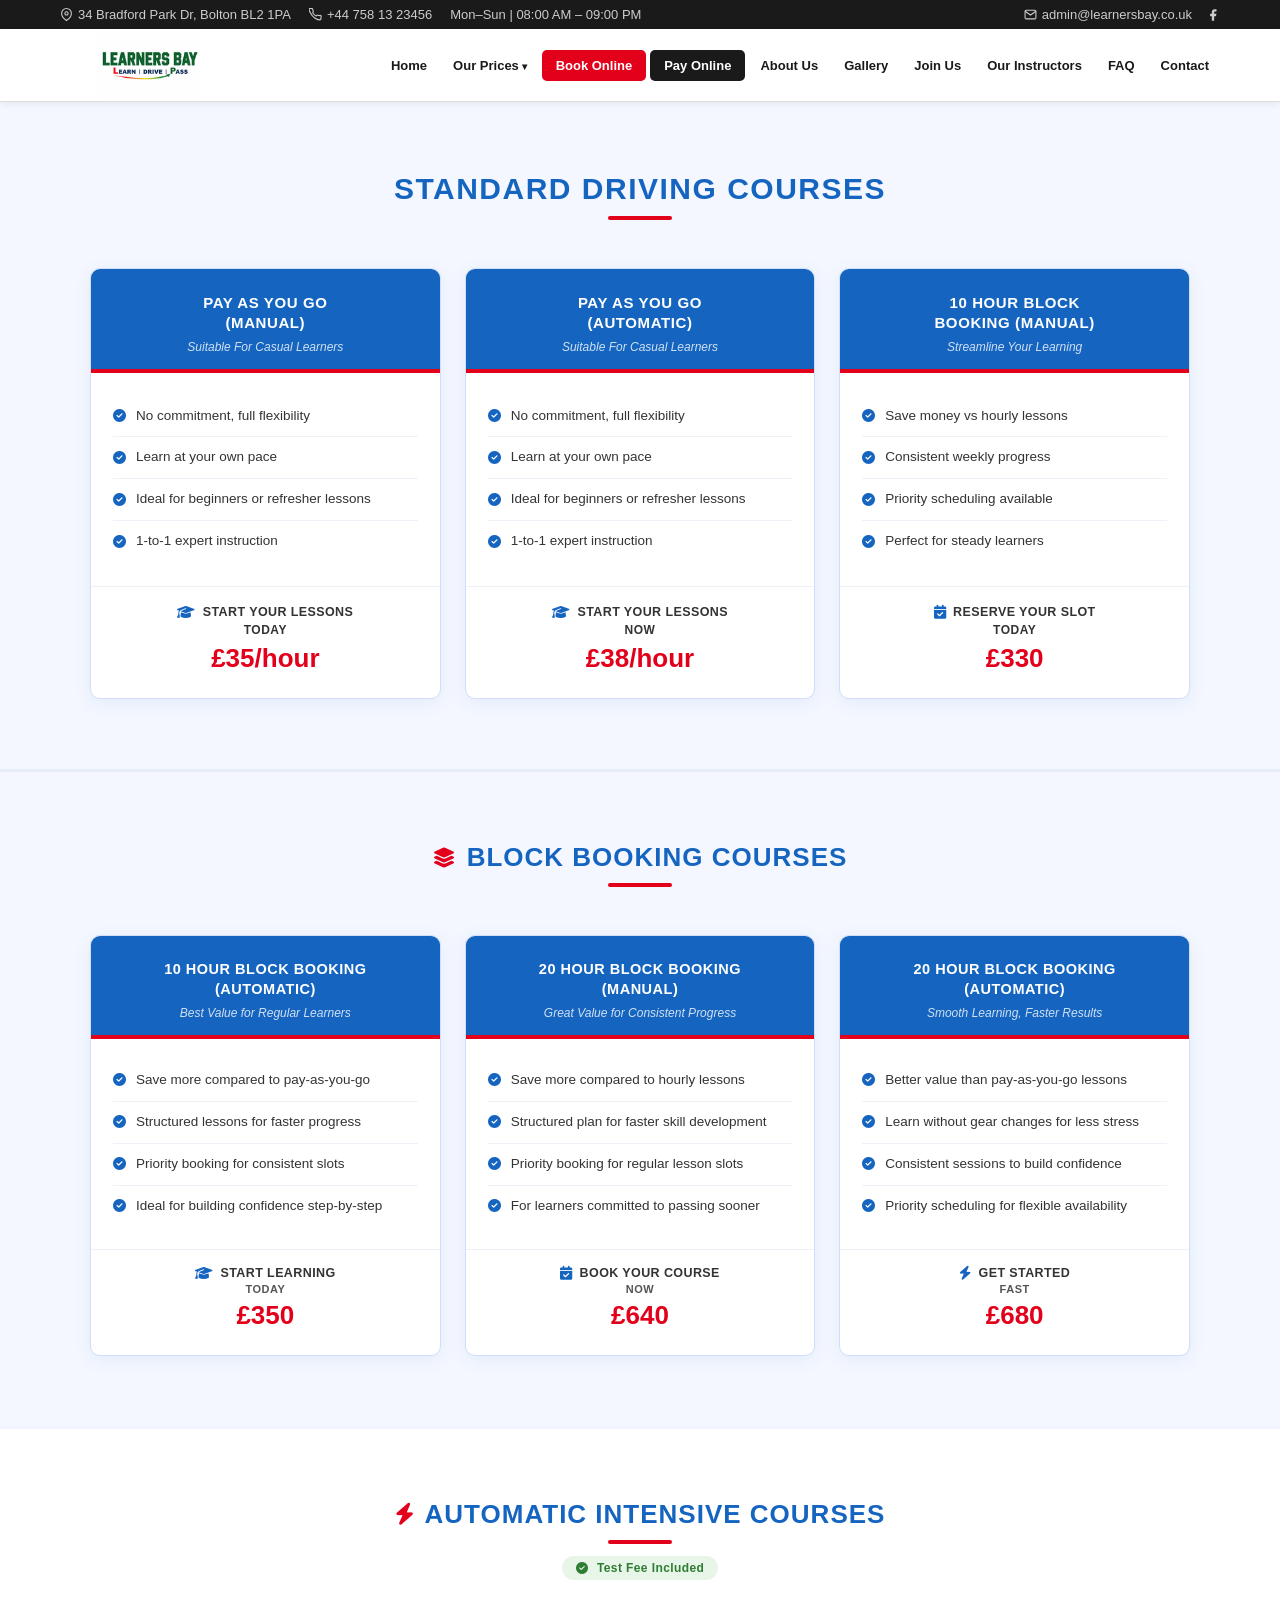
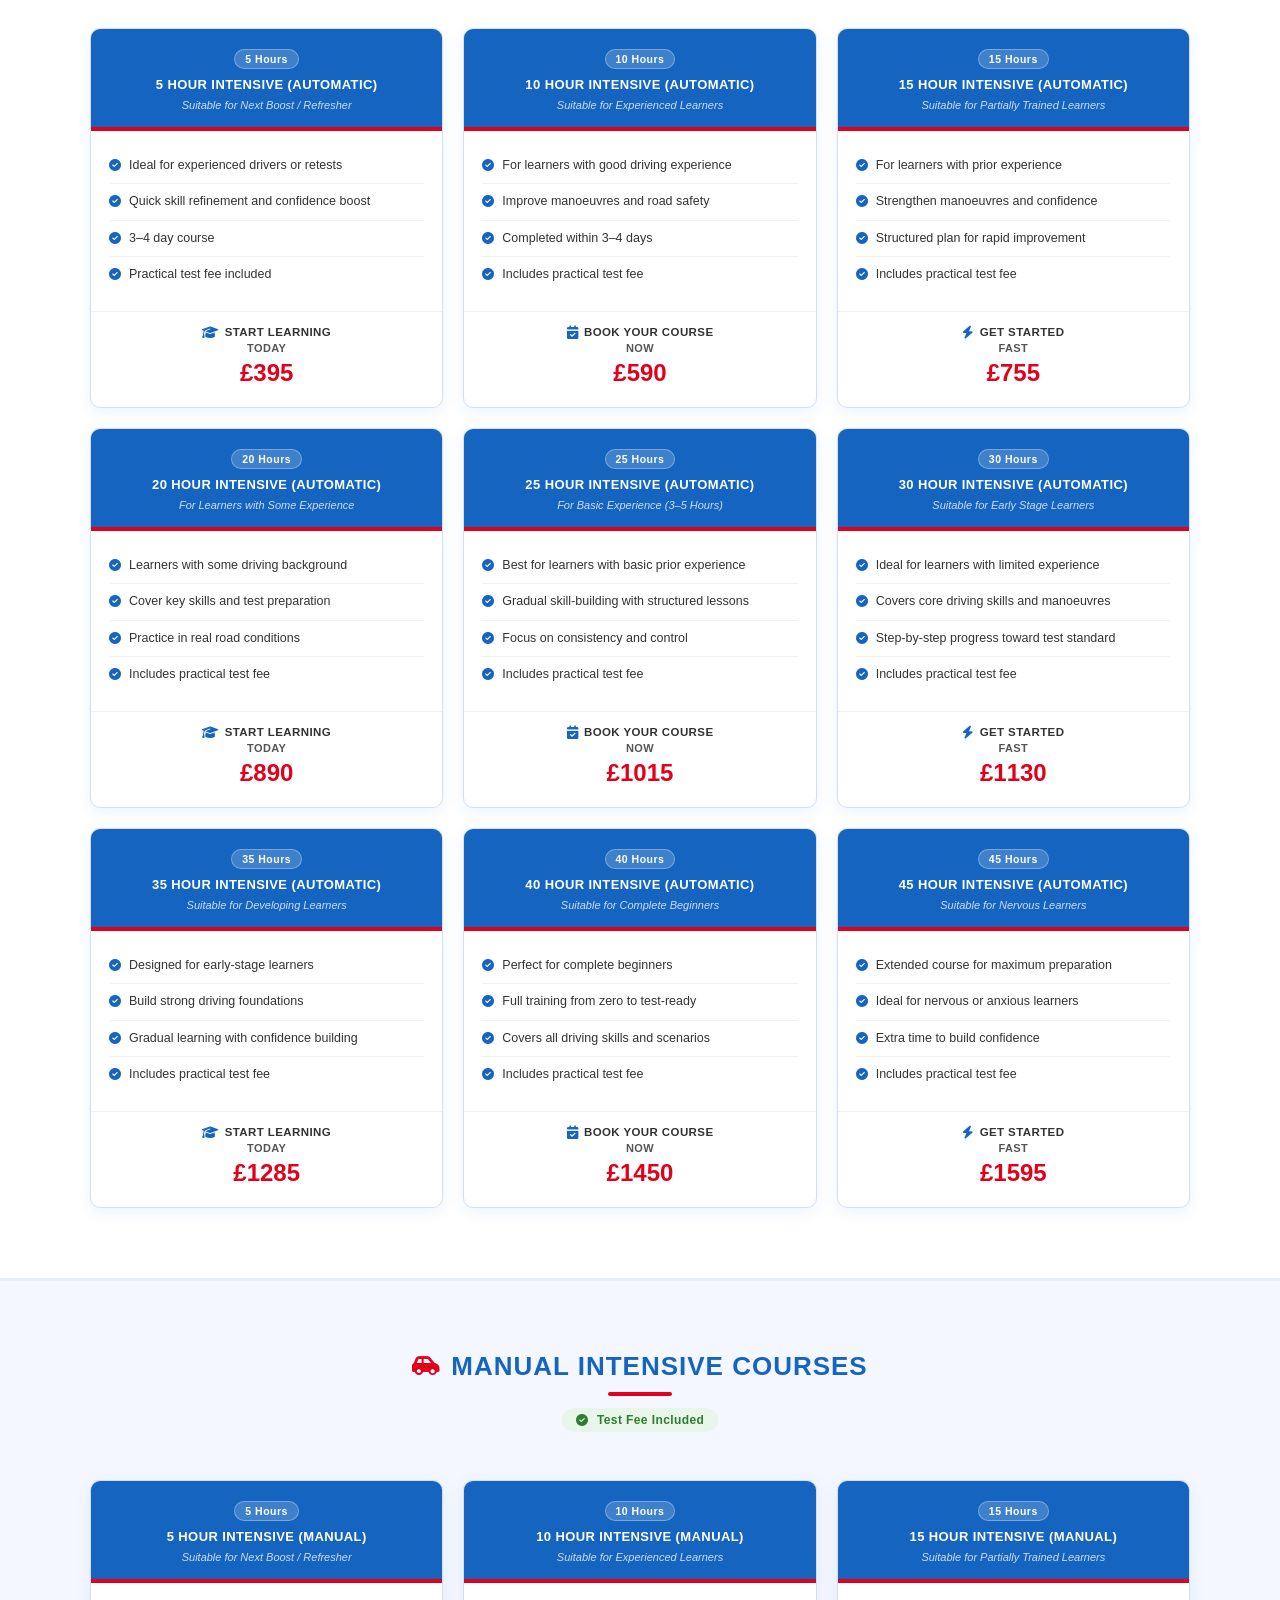
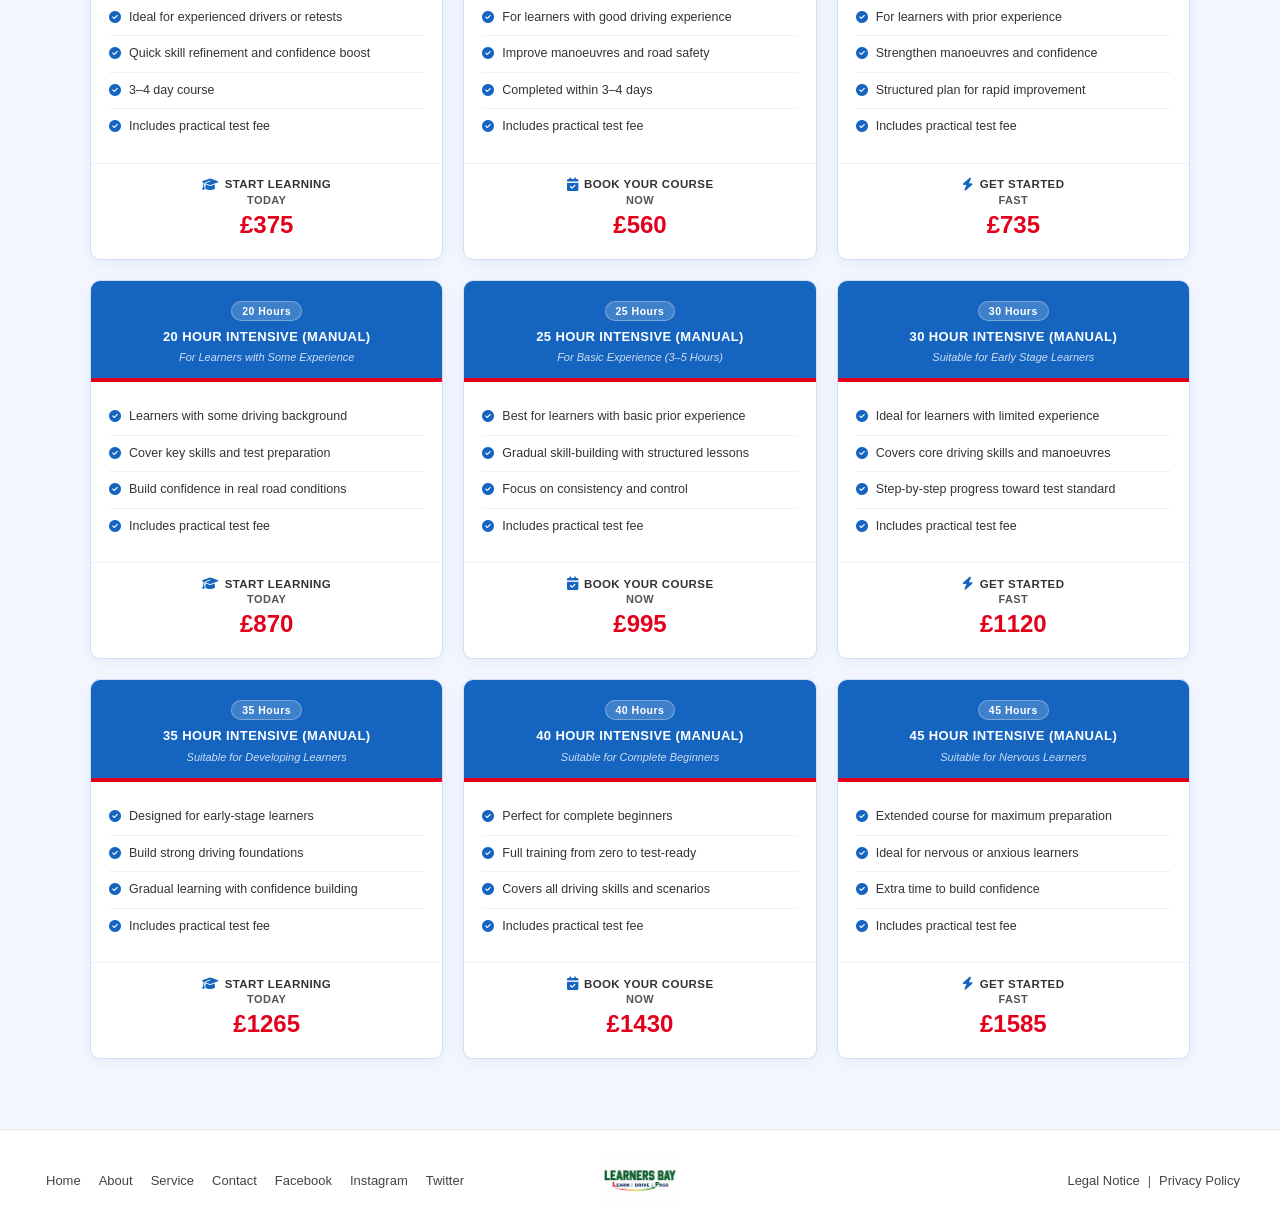
<file: pay-online.html>
<!DOCTYPE html>
<html lang="en">
<head>
    <meta charset="UTF-8">
    <meta name="viewport" content="width=device-width, initial-scale=1.0">
    <link rel="stylesheet" href="css/pay-online.css">
    <title> Pay Online</title>
    <link rel="stylesheet" href="css/style.css">
    <!-- Font Awesome — skip if already in <head> -->
<link rel="stylesheet" href="https://cdnjs.cloudflare.com/ajax/libs/font-awesome/6.5.0/css/all.min.css"/>
</head>
<body>

<!-- ════ TOP BAR ════ -->
<div class="topbar">
  <div class="topbar-inner">
    <div class="topbar-left">
      <a href="#">
        <svg width="13" height="13" viewBox="0 0 24 24" fill="none" stroke="currentColor" stroke-width="2"><path d="M21 10c0 7-9 13-9 13s-9-6-9-13a9 9 0 0118 0z"/><circle cx="12" cy="10" r="3"/></svg>
        34 Bradford Park Dr, Bolton BL2 1PA
      </a>
      <a href="tel:+447581323456">
        <svg width="13" height="13" viewBox="0 0 24 24" fill="none" stroke="currentColor" stroke-width="2"><path d="M22 16.92v3a2 2 0 01-2.18 2 19.79 19.79 0 01-8.63-3.07A19.5 19.5 0 013.07 9.81a19.79 19.79 0 01-3.07-8.64A2 2 0 012 1h3a2 2 0 012 1.72c.127.96.361 1.903.7 2.81a2 2 0 01-.45 2.11L6.91 8.89a16 16 0 006.16 6.16l1.27-1.27a2 2 0 012.11-.45c.907.339 1.85.573 2.81.7A2 2 0 0122 16.92z"/></svg>
        +44 758 13 23456
      </a>
      <span>Mon–Sun | 08:00 AM – 09:00 PM</span>
    </div>
    <div class="topbar-right">
      <a href="mailto:admin@learnersbay.co.uk">
        <svg width="13" height="13" viewBox="0 0 24 24" fill="none" stroke="currentColor" stroke-width="2"><path d="M4 4h16c1.1 0 2 .9 2 2v12c0 1.1-.9 2-2 2H4c-1.1 0-2-.9-2-2V6c0-1.1.9-2 2-2z"/><polyline points="22,6 12,13 2,6"/></svg>
        admin@learnersbay.co.uk
      </a>
      <a href="https://www.facebook.com/learnersbayUK/" target="_blank">
        <svg width="14" height="14" viewBox="0 0 24 24" fill="#ccc"><path d="M18 2h-3a5 5 0 00-5 5v3H7v4h3v8h4v-8h3l1-4h-4V7a1 1 0 011-1h3z"/></svg>
      </a>
    </div>
  </div>
</div>

<!-- ════ NAVBAR ════ -->
<nav class="navbar">
  <div class="navbar-inner">
   <a href="#" class="logo">
  <div class="logo-icon">
    <img src="image/logo.png" alt="Learners Bay Logo" />
  </div>
</a>

    <!-- Desktop Nav -->
    <ul class="nav-links">
      <li><a href="index.html">Home</a></li>
      <li class="has-dropdown">
        <a href="#">Our Prices</a>
        <ul class="dropdown-menu">
          <li><a href="standard-driving-courses-book-online.html">Standard Packages</a></li>
          <li><a href="manual-intensive-courses.html">Manual Intensive</a></li>
          <li><a href="automatic-intensive-courses.html">Automatic Intensive</a></li>
        </ul>
      </li>
      <li class="btn-book"><a href="book-online.html">Book Online</a></li>
      <li class="btn-pay"><a href="pay-online.html">Pay Online</a></li>
      <li><a href="#aboutus">About Us</a></li>
      <li><a href="#gallery">Gallery</a></li>
      <li><a href="#Joinus">Join Us</a></li>
      <li><a href="#ourinstructor">Our Instructors</a></li>
      <li><a href="#FAQ">FAQ</a></li>
      <li><a href="#Contact">Contact</a></li>
    </ul>

    <!-- Hamburger -->
    <button class="hamburger" id="hamBtn" aria-label="Toggle menu">
      <span></span><span></span><span></span>
    </button>
  </div>

  <!-- Mobile Nav -->
  <div class="mobile-nav" id="mobileNav">
  <a href="index.html">Home</a>
    <a href="standard-driving-courses-book-online.html">Standard Packages</a>
    <a href="manual-intensive-courses.html">Manual Intensive</a>
    <a href="automatic-intensive-courses.html">Automatic Intensive</a>
    <a href="#aboutus">About Us</a>
    <a href="#gallery">Gallery</a>
    <a href="#">Join Us</a>
    <a href="#ourinstructor">Our Instructors</a>
    <a href="#FAQ">FAQ</a>
    <a href="#Contact">Contact</a>
    <a href="book-online.html" class="mobile-btn-book"> Book Online</a>
    <a href="pay-online.html" class="mobile-btn-pay"> Pay Online</a>
  </div>
</nav>




<!-- ═══ STANDARD DRIVING COURSES ═══ -->
<section class="std-courses-section">
  <div class="std-courses-inner">
    <div class="std-courses-heading">
      <h2>Standard Driving Courses</h2>
    </div>
    <div class="std-courses-grid">

      <a href="https://buy.stripe.com/8x25kEb5V0dgecP1n67ok09" target="_blank" class="card-link">
        <div class="std-card">
          <div class="std-card-header">
            <h3>Pay As You Go<br>(Manual)</h3>
            <p>Suitable For Casual Learners</p>
          </div>
          <div class="std-card-body">
            <ul class="std-feature-list">
              <li><i class="fa-solid fa-circle-check"></i> No commitment, full flexibility</li>
              <li><i class="fa-solid fa-circle-check"></i> Learn at your own pace</li>
              <li><i class="fa-solid fa-circle-check"></i> Ideal for beginners or refresher lessons</li>
              <li><i class="fa-solid fa-circle-check"></i> 1-to-1 expert instruction</li>
            </ul>
          </div>
          <div class="std-card-footer">
            <div class="std-cta-label"><i class="fa-solid fa-graduation-cap"></i> Start Your Lessons</div>
            <div class="std-cta-action">TODAY</div>
            <div class="std-price">£35/hour</div>
          </div>
        </div>
      </a>

      <a href="https://buy.stripe.com/8x25kEb5V0dgecP1n67ok09" target="_blank" class="card-link">
        <div class="std-card">
          <div class="std-card-header">
            <h3>Pay As You Go<br>(Automatic)</h3>
            <p>Suitable For Casual Learners</p>
          </div>
          <div class="std-card-body">
            <ul class="std-feature-list">
              <li><i class="fa-solid fa-circle-check"></i> No commitment, full flexibility</li>
              <li><i class="fa-solid fa-circle-check"></i> Learn at your own pace</li>
              <li><i class="fa-solid fa-circle-check"></i> Ideal for beginners or refresher lessons</li>
              <li><i class="fa-solid fa-circle-check"></i> 1-to-1 expert instruction</li>
            </ul>
          </div>
          <div class="std-card-footer">
            <div class="std-cta-label"><i class="fa-solid fa-graduation-cap"></i> Start Your Lessons</div>
            <div class="std-cta-action">NOW</div>
            <div class="std-price">£38/hour</div>
          </div>
        </div>
      </a>

      <a href="https://buy.stripe.com/8x25kEb5V0dgecP1n67ok09" target="_blank" class="card-link">
        <div class="std-card">
          <div class="std-card-header">
            <h3>10 Hour Block<br>Booking (Manual)</h3>
            <p>Streamline Your Learning</p>
          </div>
          <div class="std-card-body">
            <ul class="std-feature-list">
              <li><i class="fa-solid fa-circle-check"></i> Save money vs hourly lessons</li>
              <li><i class="fa-solid fa-circle-check"></i> Consistent weekly progress</li>
              <li><i class="fa-solid fa-circle-check"></i> Priority scheduling available</li>
              <li><i class="fa-solid fa-circle-check"></i> Perfect for steady learners</li>
            </ul>
          </div>
          <div class="std-card-footer">
            <div class="std-cta-label"><i class="fa-solid fa-calendar-check"></i> Reserve Your Slot</div>
            <div class="std-cta-action">TODAY</div>
            <div class="std-price">£330</div>
          </div>
        </div>
      </a>

    </div>
  </div>
</section>


<!-- ═══ BLOCK BOOKING SECTION ═══ -->
<section class="block-booking-section">
  <div class="block-booking-inner">
    <div class="block-booking-heading">
      <h2><i class="fa-solid fa-layer-group"></i> Block Booking Courses</h2>
    </div>
    <div class="block-grid">

      <a href="https://buy.stripe.com/8x25kEb5V0dgecP1n67ok09" target="_blank" class="card-link">
        <div class="block-card">
          <div class="block-card-header">
            <h3>10 Hour Block Booking<br>(Automatic)</h3>
            <p>Best Value for Regular Learners</p>
          </div>
          <div class="block-card-body">
            <ul class="block-feature-list">
              <li><i class="fa-solid fa-circle-check"></i> Save more compared to pay-as-you-go</li>
              <li><i class="fa-solid fa-circle-check"></i> Structured lessons for faster progress</li>
              <li><i class="fa-solid fa-circle-check"></i> Priority booking for consistent slots</li>
              <li><i class="fa-solid fa-circle-check"></i> Ideal for building confidence step-by-step</li>
            </ul>
          </div>
          <div class="block-card-footer">
            <div class="block-cta-label"><i class="fa-solid fa-graduation-cap"></i> Start Learning</div>
            <div class="block-cta-action">TODAY</div>
            <div class="block-price">£350</div>
          </div>
        </div>
      </a>

      <a href="https://buy.stripe.com/8x25kEb5V0dgecP1n67ok09" target="_blank" class="card-link">
        <div class="block-card">
          <div class="block-card-header">
            <h3>20 Hour Block Booking<br>(Manual)</h3>
            <p>Great Value for Consistent Progress</p>
          </div>
          <div class="block-card-body">
            <ul class="block-feature-list">
              <li><i class="fa-solid fa-circle-check"></i> Save more compared to hourly lessons</li>
              <li><i class="fa-solid fa-circle-check"></i> Structured plan for faster skill development</li>
              <li><i class="fa-solid fa-circle-check"></i> Priority booking for regular lesson slots</li>
              <li><i class="fa-solid fa-circle-check"></i> For learners committed to passing sooner</li>
            </ul>
          </div>
          <div class="block-card-footer">
            <div class="block-cta-label"><i class="fa-solid fa-calendar-check"></i> Book Your Course</div>
            <div class="block-cta-action">NOW</div>
            <div class="block-price">£640</div>
          </div>
        </div>
      </a>

      <a href="https://buy.stripe.com/8x25kEb5V0dgecP1n67ok09" target="_blank" class="card-link">
        <div class="block-card">
          <div class="block-card-header">
            <h3>20 Hour Block Booking<br>(Automatic)</h3>
            <p>Smooth Learning, Faster Results</p>
          </div>
          <div class="block-card-body">
            <ul class="block-feature-list">
              <li><i class="fa-solid fa-circle-check"></i> Better value than pay-as-you-go lessons</li>
              <li><i class="fa-solid fa-circle-check"></i> Learn without gear changes for less stress</li>
              <li><i class="fa-solid fa-circle-check"></i> Consistent sessions to build confidence</li>
              <li><i class="fa-solid fa-circle-check"></i> Priority scheduling for flexible availability</li>
            </ul>
          </div>
          <div class="block-card-footer">
            <div class="block-cta-label"><i class="fa-solid fa-bolt"></i> Get Started</div>
            <div class="block-cta-action">FAST</div>
            <div class="block-price">£680</div>
          </div>
        </div>
      </a>

    </div>
  </div>
</section>


<!-- ═══ AUTOMATIC INTENSIVE COURSES ═══ -->
<section class="auto-intensive-section">
  <div class="auto-intensive-inner">
    <div class="auto-intensive-heading">
      <h2><i class="fa-solid fa-bolt"></i> Automatic Intensive Courses</h2>
      <br>
      <span class="sub-badge"><i class="fa-solid fa-circle-check"></i> Test Fee Included</span>
    </div>
    <div class="auto-intensive-grid">

      <a href="https://buy.stripe.com/8x25kEb5V0dgecP1n67ok09" target="_blank" class="card-link">
        <div class="ai-card">
          <div class="ai-card-header">
            <div class="hours-badge">5 Hours</div>
            <h3>5 Hour Intensive (Automatic)</h3>
            <p>Suitable for Next Boost / Refresher</p>
          </div>
          <div class="ai-card-body">
            <ul class="ai-feature-list">
              <li><i class="fa-solid fa-circle-check"></i> Ideal for experienced drivers or retests</li>
              <li><i class="fa-solid fa-circle-check"></i> Quick skill refinement and confidence boost</li>
              <li><i class="fa-solid fa-circle-check"></i> 3–4 day course</li>
              <li><i class="fa-solid fa-circle-check"></i> Practical test fee included</li>
            </ul>
          </div>
          <div class="ai-card-footer">
            <div class="ai-cta-label"><i class="fa-solid fa-graduation-cap"></i> Start Learning</div>
            <div class="ai-cta-action">TODAY</div>
            <div class="ai-price">£395</div>
          </div>
        </div>
      </a>

      <a href="https://buy.stripe.com/8x25kEb5V0dgecP1n67ok09" target="_blank" class="card-link">
        <div class="ai-card">
          <div class="ai-card-header">
            <div class="hours-badge">10 Hours</div>
            <h3>10 Hour Intensive (Automatic)</h3>
            <p>Suitable for Experienced Learners</p>
          </div>
          <div class="ai-card-body">
            <ul class="ai-feature-list">
              <li><i class="fa-solid fa-circle-check"></i> For learners with good driving experience</li>
              <li><i class="fa-solid fa-circle-check"></i> Improve manoeuvres and road safety</li>
              <li><i class="fa-solid fa-circle-check"></i> Completed within 3–4 days</li>
              <li><i class="fa-solid fa-circle-check"></i> Includes practical test fee</li>
            </ul>
          </div>
          <div class="ai-card-footer">
            <div class="ai-cta-label"><i class="fa-solid fa-calendar-check"></i> Book Your Course</div>
            <div class="ai-cta-action">NOW</div>
            <div class="ai-price">£590</div>
          </div>
        </div>
      </a>

      <a href="https://buy.stripe.com/8x25kEb5V0dgecP1n67ok09" target="_blank" class="card-link">
        <div class="ai-card">
          <div class="ai-card-header">
            <div class="hours-badge">15 Hours</div>
            <h3>15 Hour Intensive (Automatic)</h3>
            <p>Suitable for Partially Trained Learners</p>
          </div>
          <div class="ai-card-body">
            <ul class="ai-feature-list">
              <li><i class="fa-solid fa-circle-check"></i> For learners with prior experience</li>
              <li><i class="fa-solid fa-circle-check"></i> Strengthen manoeuvres and confidence</li>
              <li><i class="fa-solid fa-circle-check"></i> Structured plan for rapid improvement</li>
              <li><i class="fa-solid fa-circle-check"></i> Includes practical test fee</li>
            </ul>
          </div>
          <div class="ai-card-footer">
            <div class="ai-cta-label"><i class="fa-solid fa-bolt"></i> Get Started</div>
            <div class="ai-cta-action">FAST</div>
            <div class="ai-price">£755</div>
          </div>
        </div>
      </a>

      <a href="https://buy.stripe.com/8x25kEb5V0dgecP1n67ok09" target="_blank" class="card-link">
        <div class="ai-card">
          <div class="ai-card-header">
            <div class="hours-badge">20 Hours</div>
            <h3>20 Hour Intensive (Automatic)</h3>
            <p>For Learners with Some Experience</p>
          </div>
          <div class="ai-card-body">
            <ul class="ai-feature-list">
              <li><i class="fa-solid fa-circle-check"></i> Learners with some driving background</li>
              <li><i class="fa-solid fa-circle-check"></i> Cover key skills and test preparation</li>
              <li><i class="fa-solid fa-circle-check"></i> Practice in real road conditions</li>
              <li><i class="fa-solid fa-circle-check"></i> Includes practical test fee</li>
            </ul>
          </div>
          <div class="ai-card-footer">
            <div class="ai-cta-label"><i class="fa-solid fa-graduation-cap"></i> Start Learning</div>
            <div class="ai-cta-action">TODAY</div>
            <div class="ai-price">£890</div>
          </div>
        </div>
      </a>

      <a href="https://buy.stripe.com/8x25kEb5V0dgecP1n67ok09" target="_blank" class="card-link">
        <div class="ai-card">
          <div class="ai-card-header">
            <div class="hours-badge">25 Hours</div>
            <h3>25 Hour Intensive (Automatic)</h3>
            <p>For Basic Experience (3–5 Hours)</p>
          </div>
          <div class="ai-card-body">
            <ul class="ai-feature-list">
              <li><i class="fa-solid fa-circle-check"></i> Best for learners with basic prior experience</li>
              <li><i class="fa-solid fa-circle-check"></i> Gradual skill-building with structured lessons</li>
              <li><i class="fa-solid fa-circle-check"></i> Focus on consistency and control</li>
              <li><i class="fa-solid fa-circle-check"></i> Includes practical test fee</li>
            </ul>
          </div>
          <div class="ai-card-footer">
            <div class="ai-cta-label"><i class="fa-solid fa-calendar-check"></i> Book Your Course</div>
            <div class="ai-cta-action">NOW</div>
            <div class="ai-price">£1015</div>
          </div>
        </div>
      </a>

      <a href="https://buy.stripe.com/8x25kEb5V0dgecP1n67ok09" target="_blank" class="card-link">
        <div class="ai-card">
          <div class="ai-card-header">
            <div class="hours-badge">30 Hours</div>
            <h3>30 Hour Intensive (Automatic)</h3>
            <p>Suitable for Early Stage Learners</p>
          </div>
          <div class="ai-card-body">
            <ul class="ai-feature-list">
              <li><i class="fa-solid fa-circle-check"></i> Ideal for learners with limited experience</li>
              <li><i class="fa-solid fa-circle-check"></i> Covers core driving skills and manoeuvres</li>
              <li><i class="fa-solid fa-circle-check"></i> Step-by-step progress toward test standard</li>
              <li><i class="fa-solid fa-circle-check"></i> Includes practical test fee</li>
            </ul>
          </div>
          <div class="ai-card-footer">
            <div class="ai-cta-label"><i class="fa-solid fa-bolt"></i> Get Started</div>
            <div class="ai-cta-action">FAST</div>
            <div class="ai-price">£1130</div>
          </div>
        </div>
      </a>

      <a href="https://buy.stripe.com/8x25kEb5V0dgecP1n67ok09" target="_blank" class="card-link">
        <div class="ai-card">
          <div class="ai-card-header">
            <div class="hours-badge">35 Hours</div>
            <h3>35 Hour Intensive (Automatic)</h3>
            <p>Suitable for Developing Learners</p>
          </div>
          <div class="ai-card-body">
            <ul class="ai-feature-list">
              <li><i class="fa-solid fa-circle-check"></i> Designed for early-stage learners</li>
              <li><i class="fa-solid fa-circle-check"></i> Build strong driving foundations</li>
              <li><i class="fa-solid fa-circle-check"></i> Gradual learning with confidence building</li>
              <li><i class="fa-solid fa-circle-check"></i> Includes practical test fee</li>
            </ul>
          </div>
          <div class="ai-card-footer">
            <div class="ai-cta-label"><i class="fa-solid fa-graduation-cap"></i> Start Learning</div>
            <div class="ai-cta-action">TODAY</div>
            <div class="ai-price">£1285</div>
          </div>
        </div>
      </a>

      <a href="https://buy.stripe.com/8x25kEb5V0dgecP1n67ok09" target="_blank" class="card-link">
        <div class="ai-card">
          <div class="ai-card-header">
            <div class="hours-badge">40 Hours</div>
            <h3>40 Hour Intensive (Automatic)</h3>
            <p>Suitable for Complete Beginners</p>
          </div>
          <div class="ai-card-body">
            <ul class="ai-feature-list">
              <li><i class="fa-solid fa-circle-check"></i> Perfect for complete beginners</li>
              <li><i class="fa-solid fa-circle-check"></i> Full training from zero to test-ready</li>
              <li><i class="fa-solid fa-circle-check"></i> Covers all driving skills and scenarios</li>
              <li><i class="fa-solid fa-circle-check"></i> Includes practical test fee</li>
            </ul>
          </div>
          <div class="ai-card-footer">
            <div class="ai-cta-label"><i class="fa-solid fa-calendar-check"></i> Book Your Course</div>
            <div class="ai-cta-action">NOW</div>
            <div class="ai-price">£1450</div>
          </div>
        </div>
      </a>

      <a href="https://buy.stripe.com/8x25kEb5V0dgecP1n67ok09" target="_blank" class="card-link">
        <div class="ai-card">
          <div class="ai-card-header">
            <div class="hours-badge">45 Hours</div>
            <h3>45 Hour Intensive (Automatic)</h3>
            <p>Suitable for Nervous Learners</p>
          </div>
          <div class="ai-card-body">
            <ul class="ai-feature-list">
              <li><i class="fa-solid fa-circle-check"></i> Extended course for maximum preparation</li>
              <li><i class="fa-solid fa-circle-check"></i> Ideal for nervous or anxious learners</li>
              <li><i class="fa-solid fa-circle-check"></i> Extra time to build confidence</li>
              <li><i class="fa-solid fa-circle-check"></i> Includes practical test fee</li>
            </ul>
          </div>
          <div class="ai-card-footer">
            <div class="ai-cta-label"><i class="fa-solid fa-bolt"></i> Get Started</div>
            <div class="ai-cta-action">FAST</div>
            <div class="ai-price">£1595</div>
          </div>
        </div>
      </a>

    </div>
  </div>
</section>


<!-- ═══ MANUAL INTENSIVE COURSES ═══ -->
<section class="manual-intensive-section">
  <div class="manual-intensive-inner">
    <div class="manual-intensive-heading">
      <h2><i class="fa-solid fa-car-side"></i> Manual Intensive Courses</h2>
      <br>
      <span class="sub-badge"><i class="fa-solid fa-circle-check"></i> Test Fee Included</span>
    </div>
    <div class="manual-intensive-grid">

      <a href="https://buy.stripe.com/8x25kEb5V0dgecP1n67ok09" target="_blank" class="card-link">
        <div class="mi-card">
          <div class="mi-card-header">
            <div class="hours-badge">5 Hours</div>
            <h3>5 Hour Intensive (Manual)</h3>
            <p>Suitable for Next Boost / Refresher</p>
          </div>
          <div class="mi-card-body">
            <ul class="mi-feature-list">
              <li><i class="fa-solid fa-circle-check"></i> Ideal for experienced drivers or retests</li>
              <li><i class="fa-solid fa-circle-check"></i> Quick skill refinement and confidence boost</li>
              <li><i class="fa-solid fa-circle-check"></i> 3–4 day course</li>
              <li><i class="fa-solid fa-circle-check"></i> Includes practical test fee</li>
            </ul>
          </div>
          <div class="mi-card-footer">
            <div class="mi-cta-label"><i class="fa-solid fa-graduation-cap"></i> Start Learning</div>
            <div class="mi-cta-action">TODAY</div>
            <div class="mi-price">£375</div>
          </div>
        </div>
      </a>

      <a href="https://buy.stripe.com/8x25kEb5V0dgecP1n67ok09" target="_blank" class="card-link">
        <div class="mi-card">
          <div class="mi-card-header">
            <div class="hours-badge">10 Hours</div>
            <h3>10 Hour Intensive (Manual)</h3>
            <p>Suitable for Experienced Learners</p>
          </div>
          <div class="mi-card-body">
            <ul class="mi-feature-list">
              <li><i class="fa-solid fa-circle-check"></i> For learners with good driving experience</li>
              <li><i class="fa-solid fa-circle-check"></i> Improve manoeuvres and road safety</li>
              <li><i class="fa-solid fa-circle-check"></i> Completed within 3–4 days</li>
              <li><i class="fa-solid fa-circle-check"></i> Includes practical test fee</li>
            </ul>
          </div>
          <div class="mi-card-footer">
            <div class="mi-cta-label"><i class="fa-solid fa-calendar-check"></i> Book Your Course</div>
            <div class="mi-cta-action">NOW</div>
            <div class="mi-price">£560</div>
          </div>
        </div>
      </a>

      <a href="https://buy.stripe.com/8x25kEb5V0dgecP1n67ok09" target="_blank" class="card-link">
        <div class="mi-card">
          <div class="mi-card-header">
            <div class="hours-badge">15 Hours</div>
            <h3>15 Hour Intensive (Manual)</h3>
            <p>Suitable for Partially Trained Learners</p>
          </div>
          <div class="mi-card-body">
            <ul class="mi-feature-list">
              <li><i class="fa-solid fa-circle-check"></i> For learners with prior experience</li>
              <li><i class="fa-solid fa-circle-check"></i> Strengthen manoeuvres and confidence</li>
              <li><i class="fa-solid fa-circle-check"></i> Structured plan for rapid improvement</li>
              <li><i class="fa-solid fa-circle-check"></i> Includes practical test fee</li>
            </ul>
          </div>
          <div class="mi-card-footer">
            <div class="mi-cta-label"><i class="fa-solid fa-bolt"></i> Get Started</div>
            <div class="mi-cta-action">FAST</div>
            <div class="mi-price">£735</div>
          </div>
        </div>
      </a>

      <a href="https://buy.stripe.com/8x25kEb5V0dgecP1n67ok09" target="_blank" class="card-link">
        <div class="mi-card">
          <div class="mi-card-header">
            <div class="hours-badge">20 Hours</div>
            <h3>20 Hour Intensive (Manual)</h3>
            <p>For Learners with Some Experience</p>
          </div>
          <div class="mi-card-body">
            <ul class="mi-feature-list">
              <li><i class="fa-solid fa-circle-check"></i> Learners with some driving background</li>
              <li><i class="fa-solid fa-circle-check"></i> Cover key skills and test preparation</li>
              <li><i class="fa-solid fa-circle-check"></i> Build confidence in real road conditions</li>
              <li><i class="fa-solid fa-circle-check"></i> Includes practical test fee</li>
            </ul>
          </div>
          <div class="mi-card-footer">
            <div class="mi-cta-label"><i class="fa-solid fa-graduation-cap"></i> Start Learning</div>
            <div class="mi-cta-action">TODAY</div>
            <div class="mi-price">£870</div>
          </div>
        </div>
      </a>

      <a href="https://buy.stripe.com/8x25kEb5V0dgecP1n67ok09" target="_blank" class="card-link">
        <div class="mi-card">
          <div class="mi-card-header">
            <div class="hours-badge">25 Hours</div>
            <h3>25 Hour Intensive (Manual)</h3>
            <p>For Basic Experience (3–5 Hours)</p>
          </div>
          <div class="mi-card-body">
            <ul class="mi-feature-list">
              <li><i class="fa-solid fa-circle-check"></i> Best for learners with basic prior experience</li>
              <li><i class="fa-solid fa-circle-check"></i> Gradual skill-building with structured lessons</li>
              <li><i class="fa-solid fa-circle-check"></i> Focus on consistency and control</li>
              <li><i class="fa-solid fa-circle-check"></i> Includes practical test fee</li>
            </ul>
          </div>
          <div class="mi-card-footer">
            <div class="mi-cta-label"><i class="fa-solid fa-calendar-check"></i> Book Your Course</div>
            <div class="mi-cta-action">NOW</div>
            <div class="mi-price">£995</div>
          </div>
        </div>
      </a>

      <a href="https://buy.stripe.com/8x25kEb5V0dgecP1n67ok09" target="_blank" class="card-link">
        <div class="mi-card">
          <div class="mi-card-header">
            <div class="hours-badge">30 Hours</div>
            <h3>30 Hour Intensive (Manual)</h3>
            <p>Suitable for Early Stage Learners</p>
          </div>
          <div class="mi-card-body">
            <ul class="mi-feature-list">
              <li><i class="fa-solid fa-circle-check"></i> Ideal for learners with limited experience</li>
              <li><i class="fa-solid fa-circle-check"></i> Covers core driving skills and manoeuvres</li>
              <li><i class="fa-solid fa-circle-check"></i> Step-by-step progress toward test standard</li>
              <li><i class="fa-solid fa-circle-check"></i> Includes practical test fee</li>
            </ul>
          </div>
          <div class="mi-card-footer">
            <div class="mi-cta-label"><i class="fa-solid fa-bolt"></i> Get Started</div>
            <div class="mi-cta-action">FAST</div>
            <div class="mi-price">£1120</div>
          </div>
        </div>
      </a>

      <a href="https://buy.stripe.com/8x25kEb5V0dgecP1n67ok09" target="_blank" class="card-link">
        <div class="mi-card">
          <div class="mi-card-header">
            <div class="hours-badge">35 Hours</div>
            <h3>35 Hour Intensive (Manual)</h3>
            <p>Suitable for Developing Learners</p>
          </div>
          <div class="mi-card-body">
            <ul class="mi-feature-list">
              <li><i class="fa-solid fa-circle-check"></i> Designed for early-stage learners</li>
              <li><i class="fa-solid fa-circle-check"></i> Build strong driving foundations</li>
              <li><i class="fa-solid fa-circle-check"></i> Gradual learning with confidence building</li>
              <li><i class="fa-solid fa-circle-check"></i> Includes practical test fee</li>
            </ul>
          </div>
          <div class="mi-card-footer">
            <div class="mi-cta-label"><i class="fa-solid fa-graduation-cap"></i> Start Learning</div>
            <div class="mi-cta-action">TODAY</div>
            <div class="mi-price">£1265</div>
          </div>
        </div>
      </a>

      <a href="https://buy.stripe.com/8x25kEb5V0dgecP1n67ok09" target="_blank" class="card-link">
        <div class="mi-card">
          <div class="mi-card-header">
            <div class="hours-badge">40 Hours</div>
            <h3>40 Hour Intensive (Manual)</h3>
            <p>Suitable for Complete Beginners</p>
          </div>
          <div class="mi-card-body">
            <ul class="mi-feature-list">
              <li><i class="fa-solid fa-circle-check"></i> Perfect for complete beginners</li>
              <li><i class="fa-solid fa-circle-check"></i> Full training from zero to test-ready</li>
              <li><i class="fa-solid fa-circle-check"></i> Covers all driving skills and scenarios</li>
              <li><i class="fa-solid fa-circle-check"></i> Includes practical test fee</li>
            </ul>
          </div>
          <div class="mi-card-footer">
            <div class="mi-cta-label"><i class="fa-solid fa-calendar-check"></i> Book Your Course</div>
            <div class="mi-cta-action">NOW</div>
            <div class="mi-price">£1430</div>
          </div>
        </div>
      </a>

      <a href="https://buy.stripe.com/8x25kEb5V0dgecP1n67ok09" target="_blank" class="card-link">
        <div class="mi-card">
          <div class="mi-card-header">
            <div class="hours-badge">45 Hours</div>
            <h3>45 Hour Intensive (Manual)</h3>
            <p>Suitable for Nervous Learners</p>
          </div>
          <div class="mi-card-body">
            <ul class="mi-feature-list">
              <li><i class="fa-solid fa-circle-check"></i> Extended course for maximum preparation</li>
              <li><i class="fa-solid fa-circle-check"></i> Ideal for nervous or anxious learners</li>
              <li><i class="fa-solid fa-circle-check"></i> Extra time to build confidence</li>
              <li><i class="fa-solid fa-circle-check"></i> Includes practical test fee</li>
            </ul>
          </div>
          <div class="mi-card-footer">
            <div class="mi-cta-label"><i class="fa-solid fa-bolt"></i> Get Started</div>
            <div class="mi-cta-action">FAST</div>
            <div class="mi-price">£1585</div>
          </div>
        </div>
      </a>

    </div>
  </div>
</section>
<!-- ═══ FOOTER ═══ -->
<footer class="site-footer">
  <div class="footer-inner">

    <!-- Left: Nav links -->
    <nav class="footer-nav">
      <a href="#">Home</a>
      <a href="#aboutus">About</a>
      <a href="#">Service</a>
      <a href="#Contact">Contact</a>
      <a href="https://www.facebook.com/learnersbayUK/" target="_blank">Facebook</a>
      <a href="#">Instagram</a>
      <a href="#">Twitter</a>
    </nav>

    <!-- Center: Logo -->
    <div class="footer-logo">
      <img src="image/logo.png" alt="Learners Bay" />
    </div>

    <!-- Right: Legal -->
    <div class="footer-legal">
      <a href="#">Legal Notice</a>
      <span>|</span>
      <a href="#">Privacy Policy</a>
    </div>

  </div>
</footer>
<script src="js/script.js"></script>

</body>
</html>
</file>
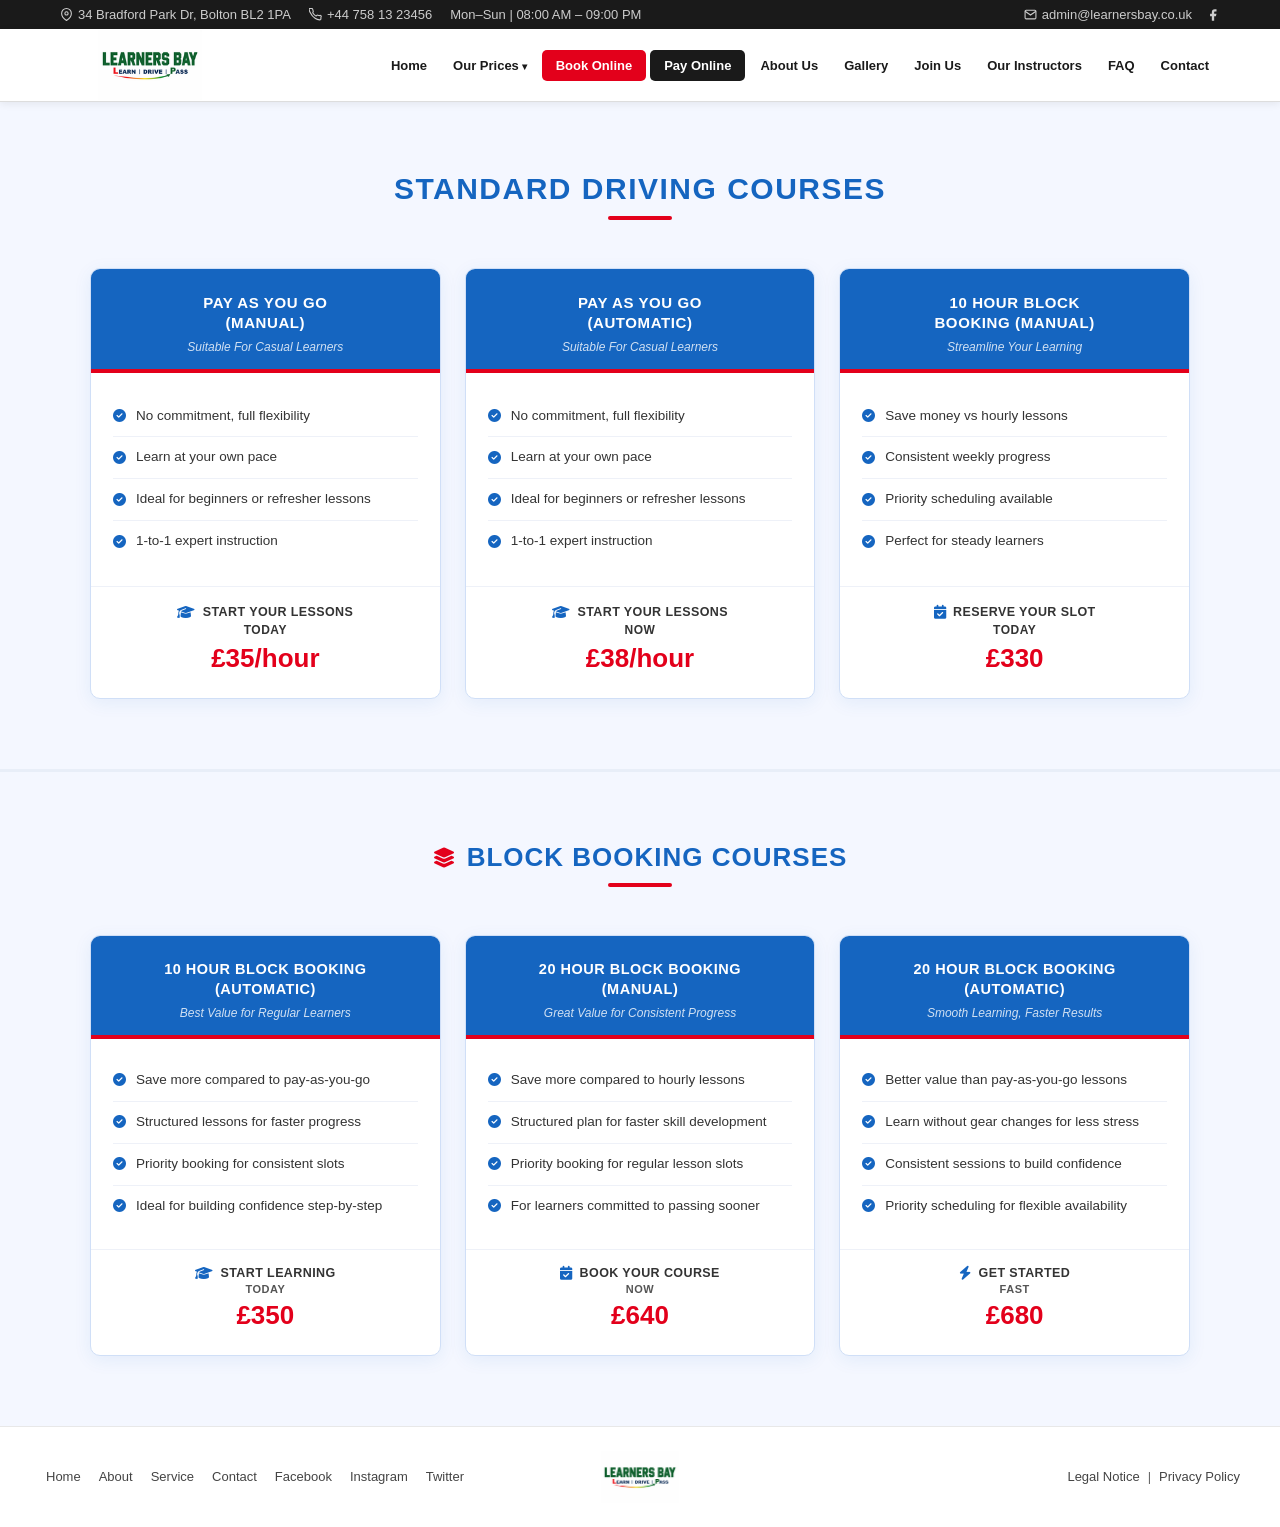
<file: standard-driving-courses-book-online.html>
<!DOCTYPE html>
<html lang="en">
<head>
    <meta charset="UTF-8">
    <meta name="viewport" content="width=device-width, initial-scale=1.0">
    <link rel="stylesheet" href="css/pay-online.css">
    <title> Pay Online</title>
    <link rel="stylesheet" href="css/style.css">
    <!-- Font Awesome — skip if already in <head> -->
<link rel="stylesheet" href="https://cdnjs.cloudflare.com/ajax/libs/font-awesome/6.5.0/css/all.min.css"/>
</head>
<body>

<!-- ════ TOP BAR ════ -->
<div class="topbar">
  <div class="topbar-inner">
    <div class="topbar-left">
      <a href="#">
        <svg width="13" height="13" viewBox="0 0 24 24" fill="none" stroke="currentColor" stroke-width="2"><path d="M21 10c0 7-9 13-9 13s-9-6-9-13a9 9 0 0118 0z"/><circle cx="12" cy="10" r="3"/></svg>
        34 Bradford Park Dr, Bolton BL2 1PA
      </a>
      <a href="tel:+447581323456">
        <svg width="13" height="13" viewBox="0 0 24 24" fill="none" stroke="currentColor" stroke-width="2"><path d="M22 16.92v3a2 2 0 01-2.18 2 19.79 19.79 0 01-8.63-3.07A19.5 19.5 0 013.07 9.81a19.79 19.79 0 01-3.07-8.64A2 2 0 012 1h3a2 2 0 012 1.72c.127.96.361 1.903.7 2.81a2 2 0 01-.45 2.11L6.91 8.89a16 16 0 006.16 6.16l1.27-1.27a2 2 0 012.11-.45c.907.339 1.85.573 2.81.7A2 2 0 0122 16.92z"/></svg>
        +44 758 13 23456
      </a>
      <span>Mon–Sun | 08:00 AM – 09:00 PM</span>
    </div>
    <div class="topbar-right">
      <a href="mailto:admin@learnersbay.co.uk">
        <svg width="13" height="13" viewBox="0 0 24 24" fill="none" stroke="currentColor" stroke-width="2"><path d="M4 4h16c1.1 0 2 .9 2 2v12c0 1.1-.9 2-2 2H4c-1.1 0-2-.9-2-2V6c0-1.1.9-2 2-2z"/><polyline points="22,6 12,13 2,6"/></svg>
        admin@learnersbay.co.uk
      </a>
      <a href="https://www.facebook.com/learnersbayUK/" target="_blank">
        <svg width="14" height="14" viewBox="0 0 24 24" fill="#ccc"><path d="M18 2h-3a5 5 0 00-5 5v3H7v4h3v8h4v-8h3l1-4h-4V7a1 1 0 011-1h3z"/></svg>
      </a>
    </div>
  </div>
</div>

<!-- ════ NAVBAR ════ -->
<nav class="navbar">
  <div class="navbar-inner">
   <a href="#" class="logo">
  <div class="logo-icon">
    <img src="image/logo.png" alt="Learners Bay Logo" />
  </div>
</a>

    <!-- Desktop Nav -->
    <ul class="nav-links">
      <li><a href="index.html">Home</a></li>
      <li class="has-dropdown">
        <a href="#">Our Prices</a>
        <ul class="dropdown-menu">
        <li><a href="standard-driving-courses-book-online.html">Standard Packages</a></li>
          <li><a href="manual-intensive-courses.html">Manual Intensive</a></li>
          <li><a href="automatic-intensive-courses.html">Automatic Intensive</a></li>
        </ul>
      </li>
      <li class="btn-book"><a href="book-online.html">Book Online</a></li>
      <li class="btn-pay"><a href="pay-online.html">Pay Online</a></li>
      <li><a href="#aboutus">About Us</a></li>
      <li><a href="#gallery">Gallery</a></li>
      <li><a href="#Joinus">Join Us</a></li>
      <li><a href="#ourinstructor">Our Instructors</a></li>
      <li><a href="#FAQ">FAQ</a></li>
      <li><a href="#Contact">Contact</a></li>
    </ul>

    <!-- Hamburger -->
    <button class="hamburger" id="hamBtn" aria-label="Toggle menu">
      <span></span><span></span><span></span>
    </button>
  </div>

  <!-- Mobile Nav -->
  <div class="mobile-nav" id="mobileNav">
  <a href="index.html">Home</a>
    <a href="standard-driving-courses-book-online.html">Standard Packages</a>
    <a href="manual-intensive-courses.html">Manual Intensive</a>
    <a href="automatic-intensive-courses.html">Automatic Intensive</a>
    <a href="#aboutus">About Us</a>
    <a href="#gallery">Gallery</a>
    <a href="#">Join Us</a>
    <a href="#ourinstructor">Our Instructors</a>
    <a href="#FAQ">FAQ</a>
    <a href="#Contact">Contact</a>
    <a href="book-online.html" class="mobile-btn-book"> Book Online</a>
    <a href="pay-online.html" class="mobile-btn-pay"> Pay Online</a>
  </div>
</nav>





<!-- ═══ STANDARD DRIVING COURSES ═══ -->
<section class="std-courses-section">
  <div class="std-courses-inner">
    <div class="std-courses-heading">
      <h2>Standard Driving Courses</h2>
    </div>
    <div class="std-courses-grid">

      <a href="https://buy.stripe.com/8x25kEb5V0dgecP1n67ok09" target="_blank" class="card-link">
        <div class="std-card">
          <div class="std-card-header">
            <h3>Pay As You Go<br>(Manual)</h3>
            <p>Suitable For Casual Learners</p>
          </div>
          <div class="std-card-body">
            <ul class="std-feature-list">
              <li><i class="fa-solid fa-circle-check"></i> No commitment, full flexibility</li>
              <li><i class="fa-solid fa-circle-check"></i> Learn at your own pace</li>
              <li><i class="fa-solid fa-circle-check"></i> Ideal for beginners or refresher lessons</li>
              <li><i class="fa-solid fa-circle-check"></i> 1-to-1 expert instruction</li>
            </ul>
          </div>
          <div class="std-card-footer">
            <div class="std-cta-label"><i class="fa-solid fa-graduation-cap"></i> Start Your Lessons</div>
            <div class="std-cta-action">TODAY</div>
            <div class="std-price">£35/hour</div>
          </div>
        </div>
      </a>

      <a href="https://buy.stripe.com/8x25kEb5V0dgecP1n67ok09" target="_blank" class="card-link">
        <div class="std-card">
          <div class="std-card-header">
            <h3>Pay As You Go<br>(Automatic)</h3>
            <p>Suitable For Casual Learners</p>
          </div>
          <div class="std-card-body">
            <ul class="std-feature-list">
              <li><i class="fa-solid fa-circle-check"></i> No commitment, full flexibility</li>
              <li><i class="fa-solid fa-circle-check"></i> Learn at your own pace</li>
              <li><i class="fa-solid fa-circle-check"></i> Ideal for beginners or refresher lessons</li>
              <li><i class="fa-solid fa-circle-check"></i> 1-to-1 expert instruction</li>
            </ul>
          </div>
          <div class="std-card-footer">
            <div class="std-cta-label"><i class="fa-solid fa-graduation-cap"></i> Start Your Lessons</div>
            <div class="std-cta-action">NOW</div>
            <div class="std-price">£38/hour</div>
          </div>
        </div>
      </a>

      <a href="https://buy.stripe.com/8x25kEb5V0dgecP1n67ok09" target="_blank" class="card-link">
        <div class="std-card">
          <div class="std-card-header">
            <h3>10 Hour Block<br>Booking (Manual)</h3>
            <p>Streamline Your Learning</p>
          </div>
          <div class="std-card-body">
            <ul class="std-feature-list">
              <li><i class="fa-solid fa-circle-check"></i> Save money vs hourly lessons</li>
              <li><i class="fa-solid fa-circle-check"></i> Consistent weekly progress</li>
              <li><i class="fa-solid fa-circle-check"></i> Priority scheduling available</li>
              <li><i class="fa-solid fa-circle-check"></i> Perfect for steady learners</li>
            </ul>
          </div>
          <div class="std-card-footer">
            <div class="std-cta-label"><i class="fa-solid fa-calendar-check"></i> Reserve Your Slot</div>
            <div class="std-cta-action">TODAY</div>
            <div class="std-price">£330</div>
          </div>
        </div>
      </a>

    </div>
  </div>
</section>


<!-- ═══ BLOCK BOOKING SECTION ═══ -->
<section class="block-booking-section">
  <div class="block-booking-inner">
    <div class="block-booking-heading">
      <h2><i class="fa-solid fa-layer-group"></i> Block Booking Courses</h2>
    </div>
    <div class="block-grid">

      <a href="https://buy.stripe.com/8x25kEb5V0dgecP1n67ok09" target="_blank" class="card-link">
        <div class="block-card">
          <div class="block-card-header">
            <h3>10 Hour Block Booking<br>(Automatic)</h3>
            <p>Best Value for Regular Learners</p>
          </div>
          <div class="block-card-body">
            <ul class="block-feature-list">
              <li><i class="fa-solid fa-circle-check"></i> Save more compared to pay-as-you-go</li>
              <li><i class="fa-solid fa-circle-check"></i> Structured lessons for faster progress</li>
              <li><i class="fa-solid fa-circle-check"></i> Priority booking for consistent slots</li>
              <li><i class="fa-solid fa-circle-check"></i> Ideal for building confidence step-by-step</li>
            </ul>
          </div>
          <div class="block-card-footer">
            <div class="block-cta-label"><i class="fa-solid fa-graduation-cap"></i> Start Learning</div>
            <div class="block-cta-action">TODAY</div>
            <div class="block-price">£350</div>
          </div>
        </div>
      </a>

      <a href="https://buy.stripe.com/8x25kEb5V0dgecP1n67ok09" target="_blank" class="card-link">
        <div class="block-card">
          <div class="block-card-header">
            <h3>20 Hour Block Booking<br>(Manual)</h3>
            <p>Great Value for Consistent Progress</p>
          </div>
          <div class="block-card-body">
            <ul class="block-feature-list">
              <li><i class="fa-solid fa-circle-check"></i> Save more compared to hourly lessons</li>
              <li><i class="fa-solid fa-circle-check"></i> Structured plan for faster skill development</li>
              <li><i class="fa-solid fa-circle-check"></i> Priority booking for regular lesson slots</li>
              <li><i class="fa-solid fa-circle-check"></i> For learners committed to passing sooner</li>
            </ul>
          </div>
          <div class="block-card-footer">
            <div class="block-cta-label"><i class="fa-solid fa-calendar-check"></i> Book Your Course</div>
            <div class="block-cta-action">NOW</div>
            <div class="block-price">£640</div>
          </div>
        </div>
      </a>

      <a href="https://buy.stripe.com/8x25kEb5V0dgecP1n67ok09" target="_blank" class="card-link">
        <div class="block-card">
          <div class="block-card-header">
            <h3>20 Hour Block Booking<br>(Automatic)</h3>
            <p>Smooth Learning, Faster Results</p>
          </div>
          <div class="block-card-body">
            <ul class="block-feature-list">
              <li><i class="fa-solid fa-circle-check"></i> Better value than pay-as-you-go lessons</li>
              <li><i class="fa-solid fa-circle-check"></i> Learn without gear changes for less stress</li>
              <li><i class="fa-solid fa-circle-check"></i> Consistent sessions to build confidence</li>
              <li><i class="fa-solid fa-circle-check"></i> Priority scheduling for flexible availability</li>
            </ul>
          </div>
          <div class="block-card-footer">
            <div class="block-cta-label"><i class="fa-solid fa-bolt"></i> Get Started</div>
            <div class="block-cta-action">FAST</div>
            <div class="block-price">£680</div>
          </div>
        </div>
      </a>

    </div>
  </div>
</section>





<!-- ═══ FOOTER ═══ -->
<footer class="site-footer">
  <div class="footer-inner">

    <!-- Left: Nav links -->
    <nav class="footer-nav">
      <a href="#">Home</a>
      <a href="#aboutus">About</a>
      <a href="#">Service</a>
      <a href="#Contact">Contact</a>
      <a href="https://www.facebook.com/learnersbayUK/" target="_blank">Facebook</a>
      <a href="#">Instagram</a>
      <a href="#">Twitter</a>
    </nav>

    <!-- Center: Logo -->
    <div class="footer-logo">
      <img src="image/logo.png" alt="Learners Bay" />
    </div>

    <!-- Right: Legal -->
    <div class="footer-legal">
      <a href="#">Legal Notice</a>
      <span>|</span>
      <a href="#">Privacy Policy</a>
    </div>

  </div>
</footer>
<script src="js/script.js"></script>

</body>
</html>
</file>
<file: css/pay-online.css>
/* ── STANDARD DRIVING COURSES SECTION ── */
.std-courses-section {
  background: #f4f7ff;
  padding: 70px 20px;
}

.std-courses-inner {
  max-width: 1100px;
  margin: 0 auto;
}

.std-courses-heading {
  text-align: center;
  margin-bottom: 48px;
}

.std-courses-heading h2 {
  font-family: 'Montserrat', sans-serif;
  font-size: clamp(20px, 3vw, 30px);
  font-weight: 900;
  color: #1565c0;
  text-transform: uppercase;
  letter-spacing: 1.5px;
  position: relative;
  display: inline-block;
  padding-bottom: 14px;
}

.std-courses-heading h2::after {
  content: '';
  position: absolute;
  bottom: 0;
  left: 50%;
  transform: translateX(-50%);
  width: 64px;
  height: 4px;
  background: #e3001b;
  border-radius: 2px;
}

/* Grid */
.std-courses-grid {
  display: grid;
  grid-template-columns: repeat(3, 1fr);
  gap: 24px;
}

/* Card */
.std-card {
  background: #fff;
  border: 1px solid #d0dff7;
  border-radius: 10px;
  overflow: hidden;
  display: flex;
  flex-direction: column;
  box-shadow: 0 4px 18px rgba(21, 101, 192, .08);
  transition: transform .32s cubic-bezier(.25,.8,.25,1),
              box-shadow .32s cubic-bezier(.25,.8,.25,1);
}

.std-card:hover {
  transform: translateY(-8px);
  box-shadow: 0 18px 48px rgba(21, 101, 192, .18);
}

/* Card Header */
.std-card-header {
  background: #1565c0;
  padding: 24px 20px 18px;
  text-align: center;
  position: relative;
}

.std-card-header::after {
  content: '';
  position: absolute;
  bottom: -1px;
  left: 0; right: 0;
  height: 4px;
  background: #e3001b;
}

.std-card-header h3 {
  font-family: 'Montserrat', sans-serif;
  font-size: 15px;
  font-weight: 800;
  color: #fff;
  text-transform: uppercase;
  letter-spacing: .6px;
  line-height: 1.35;
  margin-bottom: 6px;
}

.std-card-header p {
  font-family: 'Open Sans', sans-serif;
  font-size: 12px;
  color: rgba(255,255,255,.80);
  font-style: italic;
}

/* Card Body */
.std-card-body {
  padding: 24px 22px;
  flex: 1;
  display: flex;
  flex-direction: column;
  gap: 0;
}

.std-feature-list {
  list-style: none;
  display: flex;
  flex-direction: column;
  gap: 0;
  flex: 1;
}

.std-feature-list li {
  font-family: 'Open Sans', sans-serif;
  font-size: 13.5px;
  color: #333;
  padding: 11px 0;
  border-bottom: 1px solid #eef1f8;
  display: flex;
  align-items: center;
  gap: 10px;
  line-height: 1.4;
}

.std-feature-list li:last-child {
  border-bottom: none;
}

.std-feature-list li i {
  font-size: 13px;
  color: #1565c0;
  flex-shrink: 0;
}

/* Card Footer */
.std-card-footer {
  padding: 18px 22px 24px;
  border-top: 1px solid #eef1f8;
  text-align: center;
  display: flex;
  flex-direction: column;
  align-items: center;
  gap: 4px;
}

.std-cta-label {
  font-family: 'Montserrat', sans-serif;
  font-size: 12.5px;
  font-weight: 700;
  color: #333;
  display: flex;
  align-items: center;
  gap: 7px;
  text-transform: uppercase;
  letter-spacing: .4px;
}

.std-cta-label i {
  color: #1565c0;
  font-size: 14px;
}

.std-cta-action {
  font-family: 'Montserrat', sans-serif;
  font-size: 12px;
  font-weight: 700;
  color: #333;
  text-transform: uppercase;
  letter-spacing: .5px;
}

.std-price {
  font-family: 'Montserrat', sans-serif;
  font-size: 26px;
  font-weight: 900;
  color: #e3001b;
  margin-top: 2px;
}

/* ── RESPONSIVE ── */
@media (max-width: 860px) {
  .std-courses-grid {
    grid-template-columns: 1fr 1fr;
  }

  .std-courses-grid .std-card:last-child {
    grid-column: 1 / -1;
    max-width: 420px;
    margin: 0 auto;
    width: 100%;
  }
}

@media (max-width: 540px) {
  .std-courses-grid {
    grid-template-columns: 1fr;
  }

  .std-courses-grid .std-card:last-child {
    max-width: 100%;
    grid-column: auto;
  }
}
    /* ── BLOCK BOOKING SECTION ── */
.block-booking-section {
  background: #f4f7ff;
  padding: 70px 20px;
  border-top: 3px solid #e8eef8;
}

.block-booking-inner {
  max-width: 1100px;
  margin: 0 auto;
}

.block-booking-heading {
  text-align: center;
  margin-bottom: 48px;
}

.block-booking-heading h2 {
  font-family: 'Montserrat', sans-serif;
  font-size: clamp(18px, 2.6vw, 26px);
  font-weight: 900;
  color: #1565c0;
  text-transform: uppercase;
  letter-spacing: 1px;
  display: inline-flex;
  align-items: center;
  gap: 10px;
  position: relative;
  padding-bottom: 14px;
}

.block-booking-heading h2::after {
  content: '';
  position: absolute;
  bottom: 0;
  left: 50%;
  transform: translateX(-50%);
  width: 64px;
  height: 4px;
  background: #e3001b;
  border-radius: 2px;
}

.block-booking-heading h2 i {
  color: #e3001b;
  font-size: 20px;
}

/* Grid */
.block-grid {
  display: grid;
  grid-template-columns: repeat(3, 1fr);
  gap: 24px;
}

/* Card */
.block-card {
  background: #fff;
  border: 1px solid #d0dff7;
  border-radius: 10px;
  overflow: hidden;
  display: flex;
  flex-direction: column;
  box-shadow: 0 4px 18px rgba(21,101,192,.08);
  transition: transform .32s cubic-bezier(.25,.8,.25,1),
              box-shadow .32s cubic-bezier(.25,.8,.25,1);
}

.block-card:hover {
  transform: translateY(-8px);
  box-shadow: 0 20px 48px rgba(21,101,192,.18);
}

/* Header */
.block-card-header {
  background: #1565c0;
  padding: 24px 20px 18px;
  text-align: center;
  position: relative;
}

.block-card-header::after {
  content: '';
  position: absolute;
  bottom: -1px;
  left: 0; right: 0;
  height: 4px;
  background: #e3001b;
}

.block-card-header h3 {
  font-family: 'Montserrat', sans-serif;
  font-size: 14.5px;
  font-weight: 800;
  color: #fff;
  text-transform: uppercase;
  letter-spacing: .5px;
  line-height: 1.35;
  margin-bottom: 7px;
}

.block-card-header p {
  font-family: 'Open Sans', sans-serif;
  font-size: 12px;
  color: rgba(255,255,255,.80);
  font-style: italic;
}

/* Body */
.block-card-body {
  padding: 22px 22px;
  flex: 1;
}

.block-feature-list {
  list-style: none;
  display: flex;
  flex-direction: column;
}

.block-feature-list li {
  font-family: 'Open Sans', sans-serif;
  font-size: 13.5px;
  color: #333;
  padding: 11px 0;
  border-bottom: 1px solid #eef1f8;
  display: flex;
  align-items: flex-start;
  gap: 10px;
  line-height: 1.4;
}

.block-feature-list li:last-child {
  border-bottom: none;
}

.block-feature-list li i {
  font-size: 13px;
  color: #1565c0;
  flex-shrink: 0;
  margin-top: 2px;
}

/* Footer */
.block-card-footer {
  padding: 16px 22px 24px;
  border-top: 1px solid #eef1f8;
  text-align: center;
  display: flex;
  flex-direction: column;
  align-items: center;
  gap: 3px;
}

.block-cta-label {
  font-family: 'Montserrat', sans-serif;
  font-size: 12.5px;
  font-weight: 700;
  color: #333;
  display: flex;
  align-items: center;
  gap: 7px;
  text-transform: uppercase;
  letter-spacing: .4px;
}

.block-cta-label i {
  color: #1565c0;
  font-size: 14px;
}

.block-cta-action {
  font-family: 'Montserrat', sans-serif;
  font-size: 11px;
  font-weight: 700;
  color: #555;
  text-transform: uppercase;
  letter-spacing: .5px;
}

.block-price {
  font-family: 'Montserrat', sans-serif;
  font-size: 26px;
  font-weight: 900;
  color: #e3001b;
  margin-top: 2px;
}

/* ── RESPONSIVE ── */
@media (max-width: 860px) {
  .block-grid {
    grid-template-columns: 1fr 1fr;
  }

  .block-grid .block-card:last-child {
    grid-column: 1 / -1;
    max-width: 420px;
    margin: 0 auto;
    width: 100%;
  }
}

@media (max-width: 540px) {
  .block-grid {
    grid-template-columns: 1fr;
  }

  .block-grid .block-card:last-child {
    grid-column: auto;
    max-width: 100%;
  }
}


/* ── AUTO INTENSIVE FULL SECTION ── */
.auto-intensive-section {
  background: #fff;
  padding: 70px 20px;
  border-top: 3px solid #f0f4ff;
}

.auto-intensive-inner {
  max-width: 1100px;
  margin: 0 auto;
}

.auto-intensive-heading {
  text-align: center;
  margin-bottom: 48px;
}

.auto-intensive-heading h2 {
  font-family: 'Montserrat', sans-serif;
  font-size: clamp(18px, 2.6vw, 26px);
  font-weight: 900;
  color: #1565c0;
  text-transform: uppercase;
  letter-spacing: 1px;
  display: inline-flex;
  align-items: center;
  gap: 10px;
  position: relative;
  padding-bottom: 14px;
}

.auto-intensive-heading h2::after {
  content: '';
  position: absolute;
  bottom: 0;
  left: 50%;
  transform: translateX(-50%);
  width: 64px;
  height: 4px;
  background: #e3001b;
  border-radius: 2px;
}

.auto-intensive-heading h2 i {
  color: #e3001b;
  font-size: 22px;
}

.auto-intensive-heading .sub-badge {
  display: inline-block;
  margin-top: 12px;
  background: #e8f5e9;
  color: #2e7d32;
  font-family: 'Montserrat', sans-serif;
  font-size: 12px;
  font-weight: 700;
  padding: 5px 14px;
  border-radius: 30px;
  letter-spacing: .4px;
}

.auto-intensive-heading .sub-badge i {
  color: #2e7d32;
  margin-right: 5px;
}

/* 3-col grid */
.auto-intensive-grid {
  display: grid;
  grid-template-columns: repeat(3, 1fr);
  gap: 20px;
}

/* Card */
.ai-card {
  background: #fff;
  border: 1px solid #d0dff7;
  border-radius: 10px;
  overflow: hidden;
  display: flex;
  flex-direction: column;
  box-shadow: 0 4px 16px rgba(21,101,192,.08);
  transition: transform .32s cubic-bezier(.25,.8,.25,1),
              box-shadow .32s cubic-bezier(.25,.8,.25,1);
}

.ai-card:hover {
  transform: translateY(-8px);
  box-shadow: 0 20px 48px rgba(21,101,192,.18);
}

/* Header */
.ai-card-header {
  background: #1565c0;
  padding: 20px 16px 16px;
  text-align: center;
  position: relative;
}

.ai-card-header::after {
  content: '';
  position: absolute;
  bottom: -1px;
  left: 0; right: 0;
  height: 4px;
  background: #e3001b;
}

.ai-card-header .hours-badge {
  display: inline-block;
  background: rgba(255,255,255,.18);
  color: #fff;
  font-family: 'Montserrat', sans-serif;
  font-size: 10.5px;
  font-weight: 700;
  padding: 3px 10px;
  border-radius: 30px;
  margin-bottom: 7px;
  letter-spacing: .5px;
  border: 1px solid rgba(255,255,255,.3);
}

.ai-card-header h3 {
  font-family: 'Montserrat', sans-serif;
  font-size: 13px;
  font-weight: 800;
  color: #fff;
  text-transform: uppercase;
  letter-spacing: .4px;
  line-height: 1.35;
  margin-bottom: 5px;
}

.ai-card-header p {
  font-family: 'Open Sans', sans-serif;
  font-size: 11px;
  color: rgba(255,255,255,.78);
  font-style: italic;
  line-height: 1.4;
}

/* Body */
.ai-card-body {
  padding: 18px 18px;
  flex: 1;
}

.ai-feature-list {
  list-style: none;
  display: flex;
  flex-direction: column;
}

.ai-feature-list li {
  font-family: 'Open Sans', sans-serif;
  font-size: 12.5px;
  color: #333;
  padding: 9px 0;
  border-bottom: 1px solid #eef1f8;
  display: flex;
  align-items: flex-start;
  gap: 8px;
  line-height: 1.4;
}

.ai-feature-list li:last-child {
  border-bottom: none;
}

.ai-feature-list li i {
  font-size: 12px;
  color: #1565c0;
  flex-shrink: 0;
  margin-top: 2px;
}

/* Footer */
.ai-card-footer {
  padding: 14px 18px 20px;
  border-top: 1px solid #eef1f8;
  text-align: center;
  display: flex;
  flex-direction: column;
  align-items: center;
  gap: 3px;
}

.ai-cta-label {
  font-family: 'Montserrat', sans-serif;
  font-size: 11.5px;
  font-weight: 700;
  color: #333;
  display: flex;
  align-items: center;
  gap: 6px;
  text-transform: uppercase;
  letter-spacing: .4px;
}

.ai-cta-label i {
  color: #1565c0;
  font-size: 13px;
}

.ai-cta-action {
  font-family: 'Montserrat', sans-serif;
  font-size: 11px;
  font-weight: 700;
  color: #555;
  text-transform: uppercase;
  letter-spacing: .4px;
}

.ai-price {
  font-family: 'Montserrat', sans-serif;
  font-size: 24px;
  font-weight: 900;
  color: #e3001b;
  margin-top: 2px;
}

/* ── RESPONSIVE ── */
@media (max-width: 900px) {
  .auto-intensive-grid {
    grid-template-columns: repeat(2, 1fr);
  }
}

@media (max-width: 540px) {
  .auto-intensive-grid {
    grid-template-columns: 1fr;
  }
}
/* CSS mein yeh add karo */
.card-link {
  text-decoration: none;
  color: inherit;
  display: flex;
  flex-direction: column;
  height: 100%;
}
/* ── MANUAL INTENSIVE FULL SECTION ── */
.manual-intensive-section {
  background: #f4f7ff;
  padding: 70px 20px;
  border-top: 3px solid #e8eef8;
}

.manual-intensive-inner {
  max-width: 1100px;
  margin: 0 auto;
}

.manual-intensive-heading {
  text-align: center;
  margin-bottom: 48px;
}

.manual-intensive-heading h2 {
  font-family: 'Montserrat', sans-serif;
  font-size: clamp(18px, 2.6vw, 26px);
  font-weight: 900;
  color: #1565c0;
  text-transform: uppercase;
  letter-spacing: 1px;
  display: inline-flex;
  align-items: center;
  gap: 10px;
  position: relative;
  padding-bottom: 14px;
}

.manual-intensive-heading h2::after {
  content: '';
  position: absolute;
  bottom: 0;
  left: 50%;
  transform: translateX(-50%);
  width: 64px;
  height: 4px;
  background: #e3001b;
  border-radius: 2px;
}

.manual-intensive-heading h2 i {
  color: #e3001b;
  font-size: 22px;
}

.manual-intensive-heading .sub-badge {
  display: inline-block;
  margin-top: 12px;
  background: #e8f5e9;
  color: #2e7d32;
  font-family: 'Montserrat', sans-serif;
  font-size: 12px;
  font-weight: 700;
  padding: 5px 14px;
  border-radius: 30px;
  letter-spacing: .4px;
}

.manual-intensive-heading .sub-badge i {
  color: #2e7d32;
  margin-right: 5px;
}

/* 3-col grid */
.manual-intensive-grid {
  display: grid;
  grid-template-columns: repeat(3, 1fr);
  gap: 20px;
}

/* Card */
.mi-card {
  background: #fff;
  border: 1px solid #d0dff7;
  border-radius: 10px;
  overflow: hidden;
  display: flex;
  flex-direction: column;
  box-shadow: 0 4px 16px rgba(21,101,192,.08);
  transition: transform .32s cubic-bezier(.25,.8,.25,1),
              box-shadow .32s cubic-bezier(.25,.8,.25,1);
}

.mi-card:hover {
  transform: translateY(-8px);
  box-shadow: 0 20px 48px rgba(21,101,192,.18);
}

/* Header */
.mi-card-header {
  background: #1565c0;
  padding: 20px 16px 16px;
  text-align: center;
  position: relative;
}

.mi-card-header::after {
  content: '';
  position: absolute;
  bottom: -1px;
  left: 0; right: 0;
  height: 4px;
  background: #e3001b;
}

.mi-card-header .hours-badge {
  display: inline-block;
  background: rgba(255,255,255,.18);
  color: #fff;
  font-family: 'Montserrat', sans-serif;
  font-size: 10.5px;
  font-weight: 700;
  padding: 3px 10px;
  border-radius: 30px;
  margin-bottom: 7px;
  letter-spacing: .5px;
  border: 1px solid rgba(255,255,255,.3);
}

.mi-card-header h3 {
  font-family: 'Montserrat', sans-serif;
  font-size: 13px;
  font-weight: 800;
  color: #fff;
  text-transform: uppercase;
  letter-spacing: .4px;
  line-height: 1.35;
  margin-bottom: 5px;
}

.mi-card-header p {
  font-family: 'Open Sans', sans-serif;
  font-size: 11px;
  color: rgba(255,255,255,.78);
  font-style: italic;
  line-height: 1.4;
}

/* Body */
.mi-card-body {
  padding: 18px;
  flex: 1;
}

.mi-feature-list {
  list-style: none;
  display: flex;
  flex-direction: column;
}

.mi-feature-list li {
  font-family: 'Open Sans', sans-serif;
  font-size: 12.5px;
  color: #333;
  padding: 9px 0;
  border-bottom: 1px solid #eef1f8;
  display: flex;
  align-items: flex-start;
  gap: 8px;
  line-height: 1.4;
}

.mi-feature-list li:last-child {
  border-bottom: none;
}

.mi-feature-list li i {
  font-size: 12px;
  color: #1565c0;
  flex-shrink: 0;
  margin-top: 2px;
}

/* Footer */
.mi-card-footer {
  padding: 14px 18px 20px;
  border-top: 1px solid #eef1f8;
  text-align: center;
  display: flex;
  flex-direction: column;
  align-items: center;
  gap: 3px;
}

.mi-cta-label {
  font-family: 'Montserrat', sans-serif;
  font-size: 11.5px;
  font-weight: 700;
  color: #333;
  display: flex;
  align-items: center;
  gap: 6px;
  text-transform: uppercase;
  letter-spacing: .4px;
}

.mi-cta-label i {
  color: #1565c0;
  font-size: 13px;
}

.mi-cta-action {
  font-family: 'Montserrat', sans-serif;
  font-size: 11px;
  font-weight: 700;
  color: #555;
  text-transform: uppercase;
  letter-spacing: .4px;
}

.mi-price {
  font-family: 'Montserrat', sans-serif;
  font-size: 24px;
  font-weight: 900;
  color: #e3001b;
  margin-top: 2px;
}

/* ── RESPONSIVE ── */
@media (max-width: 900px) {
  .manual-intensive-grid {
    grid-template-columns: repeat(2, 1fr);
  }
}

@media (max-width: 540px) {
  .manual-intensive-grid {
    grid-template-columns: 1fr;
  }
}
</file>
<file: css/style.css>
*, *::before, *::after { box-sizing: border-box; margin: 0; padding: 0; }

    :root {
      --red: #e3001b;
      --dark: #1a1a1a;
      --white: #ffffff;
      --gray-light: #f5f5f5;
      --gray-mid: #666;
      --gray-border: #ddd;
      --topbar-bg: #1a1a1a;
  --blue:#1565c0;
  --gray-bg:#f4f4f4;
  --green-border:#4caf50;
    }

    body {
      font-family: 'Open Sans', sans-serif;
      color: var(--dark);
    }

    /* ── TOP BAR ── */
    .topbar {
      background: var(--topbar-bg);
      color: #ccc;
      font-size: 13px;
      padding: 7px 0;
    }
    .topbar-inner {
      max-width: 1200px;
      margin: 0 auto;
      padding: 0 20px;
      display: flex;
      align-items: center;
      justify-content: space-between;
      flex-wrap: wrap;
      gap: 6px;
    }
    .topbar-left { display: flex; align-items: center; gap: 18px; flex-wrap: wrap; }
    .topbar-left a, .topbar-right a {
      color: #ccc;
      text-decoration: none;
      display: flex;
      align-items: center;
      gap: 5px;
      transition: color .2s;
    }
    .topbar-left a:hover, .topbar-right a:hover { color: var(--red); }
    .topbar-right { display: flex; align-items: center; gap: 14px; }

    /* ── NAVBAR ── */
    .navbar {
      background: var(--white);
      border-bottom: 1px solid var(--gray-border);
      position: sticky;
      top: 0;
      z-index: 100;
      box-shadow: 0 2px 8px rgba(0,0,0,.07);
    }
    .navbar-inner {
      max-width: 1200px;
      margin: 0 auto;
      padding: 0 20px;
      display: flex;
      align-items: center;
      justify-content: space-between;
      height: 72px;
    }
    .logo {
  display: flex;
  align-items: center;
  gap: 10px;
  text-decoration: none;
}

.logo-icon {
  width: 180px;
  height: 70px;
  background: transparent;
  border-radius: 0;
  display: flex;
  align-items: center;
  justify-content: center;
}

.logo-icon img {
  width: 100%;
  height: 100%;
  object-fit: contain;
  display: block;
}

    /* Nav links */
    .nav-links {
      display: flex;
      align-items: center;
      gap: 4px;
      list-style: none;
    }
    .nav-links li { position: relative; }
    .nav-links a {
      font-family: 'Montserrat', sans-serif;
      font-size: 13px;
      font-weight: 600;
      color: var(--dark);
      text-decoration: none;
      padding: 8px 11px;
      border-radius: 4px;
      display: block;
      white-space: nowrap;
      transition: color .2s, background .2s;
    }
    .nav-links a:hover { color: var(--red); background: #fef0f2; }
    .nav-links .btn-book a {
      background: var(--red);
      color: var(--white);
      border-radius: 5px;
      padding: 8px 14px;
    }
    .nav-links .btn-book a:hover { background: #c5001a; color: var(--white); }
    .nav-links .btn-pay a {
      background: #1a1a1a;
      color: var(--white);
      border-radius: 5px;
      padding: 8px 14px;
    }
    .nav-links .btn-pay a:hover { background: #333; color: var(--white); }

    /* Dropdown */
    .dropdown-menu {
      display: none;
      position: absolute;
      top: calc(100% + 4px);
      left: 0;
      background: var(--white);
      border: 1px solid var(--gray-border);
      border-radius: 6px;
      min-width: 220px;
      box-shadow: 0 6px 24px rgba(0,0,0,.12);
      z-index: 200;
      list-style: none;
      padding: 6px 0;
    }
    .dropdown-menu li a {
      font-size: 13px;
      padding: 10px 16px;
      border-radius: 0;
      color: var(--dark);
    }
    .dropdown-menu li a:hover { background: #fef0f2; color: var(--red); }
    .nav-links li:hover .dropdown-menu { display: block; }
    .has-dropdown > a::after { content: ' ▾'; font-size: 10px; }

    /* Hamburger */
    .hamburger {
      display: none;
      flex-direction: column;
      gap: 5px;
      cursor: pointer;
      background: none;
      border: none;
      padding: 6px;
    }
    .hamburger span {
      display: block;
      width: 24px;
      height: 2px;
      background: var(--dark);
      border-radius: 2px;
      transition: all .3s;
    }
    .hamburger.open span:nth-child(1) { transform: rotate(45deg) translate(5px, 5px); }
    .hamburger.open span:nth-child(2) { opacity: 0; }
    .hamburger.open span:nth-child(3) { transform: rotate(-45deg) translate(5px, -5px); }

    /* Mobile nav */
    .mobile-nav {
      display: none;
      flex-direction: column;
      background: var(--white);
      border-top: 1px solid var(--gray-border);
      padding: 10px 0 16px;
    }
    .mobile-nav.open { display: flex; }
    .mobile-nav a {
      font-family: 'Montserrat', sans-serif;
      font-size: 14px;
      font-weight: 600;
      color: var(--dark);
      text-decoration: none;
      padding: 11px 24px;
      border-bottom: 1px solid #f0f0f0;
    }
    .mobile-nav a:hover { color: var(--red);  }
    .mobile-nav .mobile-btn-book {
      margin: 10px 20px 0;
      background: var(--red);
      color: var(--white) !important;
      border-radius: 5px;
      text-align: center;
      border: none;
    }
    .mobile-nav .mobile-btn-pay {
      margin: 8px 20px 0;
      background: #1a1a1a;
      color: var(--white) !important;
      border-radius: 5px;
      text-align: center;
      border: none;
    }

    /* ── HERO ── */
    .hero {
      position: relative;
      min-height: 90vh;
      display: flex;
      align-items: center;
      overflow: hidden;
      background: #0d0d0d;
    }
    .hero-bg {
      position: absolute;
      inset: 0;
      background:
        linear-gradient(135deg, rgba(227,0,27,.82) 0%, rgba(0,0,0,.70) 55%, rgba(0,0,0,.85) 100%),
        url('https://images.unsplash.com/photo-1449965408869-eaa3f722e40d?w=1600&auto=format&fit=crop&q=80') center/cover no-repeat;
      z-index: 0;
    }
    .hero-bg::after {
      content: '';
      position: absolute;
      bottom: 0;
      left: 0; right: 0;
      height: 80px;
      background: linear-gradient(transparent, var(--gray-light));
    }
    .hero-inner {
      position: relative;
      z-index: 1;
      max-width: 1200px;
      margin: 0 auto;
      padding: 80px 20px 100px;
      display: flex;
      flex-direction: column;
      align-items: flex-start;
      gap: 20px;
    }
    .hero-badge {
      background: rgba(255,255,255,.15);
      backdrop-filter: blur(8px);
      color: var(--white);
      font-family: 'Montserrat', sans-serif;
      font-size: 12px;
      font-weight: 700;
      letter-spacing: 1.5px;
      text-transform: uppercase;
      padding: 7px 16px;
      border-radius: 30px;
      border: 1px solid rgba(255,255,255,.25);
    }
    .hero h1 {
      font-family: 'Montserrat', sans-serif;
      font-size: clamp(32px, 5.5vw, 64px);
      font-weight: 900;
      color: var(--white);
      line-height: 1.08;
      max-width: 680px;
    }
    .hero h1 em {
      font-style: normal;
      color: #ffb3bb;
    }
    .hero-sub {
      font-size: clamp(15px, 2vw, 18px);
      color: rgba(255,255,255,.85);
      max-width: 540px;
      line-height: 1.65;
    }
    .hero-stats {
      display: flex;
      gap: 32px;
      flex-wrap: wrap;
      margin-top: 4px;
    }
    .hero-stat {
      display: flex;
      flex-direction: column;
    }
    .hero-stat strong {
      font-family: 'Montserrat', sans-serif;
      font-size: 28px;
      font-weight: 900;
      color: var(--white);
    }
    .hero-stat span {
      font-size: 12px;
      color: rgba(255,255,255,.7);
      font-weight: 500;
      letter-spacing: .3px;
    }
    .hero-btns {
      display: flex;
      gap: 14px;
      flex-wrap: wrap;
      margin-top: 8px;
    }
    .btn-primary {
      background: var(--white);
      color: var(--red);
      font-family: 'Montserrat', sans-serif;
      font-size: 14px;
      font-weight: 700;
      padding: 15px 32px;
      border-radius: 6px;
      text-decoration: none;
      display: inline-block;
      border: 2px solid var(--white);
      transition: background .2s, color .2s, transform .15s;
      letter-spacing: .3px;
    }
    .btn-primary:hover { background: var(--red); color: var(--white); transform: translateY(-2px); }
    .btn-outline {
      background: transparent;
      color: var(--white);
      font-family: 'Montserrat', sans-serif;
      font-size: 14px;
      font-weight: 700;
      padding: 15px 32px;
      border-radius: 6px;
      text-decoration: none;
      display: inline-block;
      border: 2px solid rgba(255,255,255,.6);
      transition: border-color .2s, background .2s, transform .15s;
      letter-spacing: .3px;
    }
    .btn-outline:hover { border-color: var(--white); background: rgba(255,255,255,.1); transform: translateY(-2px); }

    /* trust bar below hero */
    .trust-bar {
      background: var(--white);
      border-bottom: 1px solid var(--gray-border);
      padding: 18px 20px;
    }
    .trust-bar-inner {
      max-width: 1200px;
      margin: 0 auto;
      display: flex;
      align-items: center;
      justify-content: center;
      gap: 36px;
      flex-wrap: wrap;
    }
    .trust-item {
      display: flex;
      align-items: center;
      gap: 8px;
      font-family: 'Montserrat', sans-serif;
      font-size: 13px;
      font-weight: 600;
      color: var(--dark);
    }
    .trust-icon {
      width: 30px;
      height: 30px;
      background: #fef0f2;
      border-radius: 50%;
      display: flex;
      align-items: center;
      justify-content: center;
      font-size: 14px;
    }

    /* ── RESPONSIVE ── */
    @media (max-width: 960px) {
      .nav-links { display: none; }
      .hamburger { display: flex; }
    }
    @media (max-width: 640px) {
      .topbar-right { display: none;  }
      .hero-inner { padding: 60px 20px 80px; }
      .hero-stats { gap: 20px; }
      .hero-stat strong { font-size: 22px; }
      .topbar{
        display: none;
      }
    }


  .ps-wrap {
    padding: 2.5rem 1rem;
    background: #f5f5f5;
    border-radius: 16px;
    font-family: inherit;
  }
  .ps-head {
    text-align: center;
    margin-bottom: 2rem;
  }
  .ps-eyebrow {
    font-size: 11px;
    font-weight: 500;
    letter-spacing: 2px;
    text-transform: uppercase;
    color: #1565c0;
    margin-bottom: 6px;
  }
  .ps-head h2 {
    font-size: 22px;
    font-weight: 500;
    color: #1a1a1a;
    margin: 0;
  }
  .ps-grid {
    display: grid;
    grid-template-columns: repeat(3, 1fr);
    gap: 16px;
    align-items: start;
  }
  .pc {
    background: #ffffff;
    border: 0.5px solid #ddd;
    border-radius: 14px;
    padding: 24px 20px;
    display: flex;
    flex-direction: column;
    cursor: pointer;
    transition: transform .25s ease, box-shadow .25s ease, border-color .25s ease;
    position: relative;
    overflow: hidden;
  }
  .pc::before {
    content: '';
    position: absolute;
    top: 0; left: 0; right: 0;
    height: 1px;
    background: linear-gradient(90deg, transparent, rgba(255,255,255,0.9), transparent);
    z-index: 1;
  }
  .pc:hover {
    transform: translateY(-5px);
    box-shadow: 0 16px 40px rgba(0,0,0,0.08);
    border-color: #bbb;
  }
  .pc.featured {
    border-color: #1565c0;
    border-width: 1.5px;
    box-shadow: 0 4px 24px rgba(21,101,192,0.10);
  }
  .pc.featured:hover {
    box-shadow: 0 16px 40px rgba(21,101,192,0.15);
    border-color: #1565c0;
  }
  .pc-badge {
    display: inline-flex;
    align-items: center;
    gap: 4px;
    font-size: 10px;
    font-weight: 500;
    letter-spacing: 1px;
    text-transform: uppercase;
    padding: 3px 10px;
    border-radius: 20px;
    margin-bottom: 16px;
    width: fit-content;
    background: #f5f5f5;
    color: #666;
    border: 0.5px solid #ddd;
  }
  .pc.featured .pc-badge {
    background: #e8f0fb;
    color: #1565c0;
    border-color: #c2d4f0;
  }
  .pc-icon {
    width: 40px;
    height: 40px;
    border-radius: 10px;
    background: #f5f5f5;
    border: 0.5px solid #ddd;
    display: flex;
    align-items: center;
    justify-content: center;
    font-size: 20px;
    color: #666;
    margin-bottom: 14px;
  }
  .pc.featured .pc-icon {
    background: #e8f0fb;
    border-color: #c2d4f0;
    color: #1565c0;
  }
  .pc-name {
    font-size: 15px;
    font-weight: 500;
    color: #1a1a1a;
    margin: 0 0 4px;
  }
  .pc-sub {
    font-size: 12px;
    color: #666;
    margin: 0 0 18px;
    line-height: 1.5;
  }
  .pc-divider {
    height: 0.5px;
    background: #ddd;
    margin-bottom: 16px;
  }
  .pc-features {
    list-style: none;
    margin: 0 0 22px;
    padding: 0;
    display: flex;
    flex-direction: column;
    gap: 9px;
    flex: 1;
  }
  .pc-features li {
    font-size: 12.5px;
    color: #444;
    display: flex;
    align-items: flex-start;
    gap: 8px;
    line-height: 1.45;
  }
  .pc-features li i {
    font-size: 14px;
    color: #1565c0;
    flex-shrink: 0;
    margin-top: 1px;
  }
  .pc-price-row {
    display: flex;
    align-items: baseline;
    gap: 3px;
    margin-bottom: 14px;
  }
  .pc-cur {
    font-size: 14px;
    font-weight: 500;
    color: #666;
  }
  .pc-price {
    font-size: 32px;
    font-weight: 500;
    color: #1a1a1a;
    line-height: 1;
  }
  .pc.featured .pc-price { color: #1565c0; }
  .pc-per {
    font-size: 12px;
    color: #999;
  }
  .pc-btn {
    width: 100%;
    padding: 10px 0;
    border-radius: 8px;
    border: 0.5px solid #ddd;
    background: #ffffff;
    color: #1a1a1a;
    font-size: 13px;
    font-weight: 500;
    cursor: pointer;
    transition: background .2s, border-color .2s;
    display: flex;
    align-items: center;
    justify-content: center;
    gap: 6px;
    font-family: inherit;
    letter-spacing: 0.2px;
  }
  .pc-btn:hover {
    background: #f5f5f5;
    border-color: #bbb;
  }
  .pc.featured .pc-btn {
    background: #1565c0;
    border-color: #1565c0;
    color: #ffffff;
  }
  .pc.featured .pc-btn:hover {
    background: #1254a1;
  }

  .glass-chip {
    position: absolute;
    bottom: -30px;
    right: -30px;
    width: 100px;
    height: 100px;
    border-radius: 50%;
    background: rgba(21,101,192,0.04);
    border: 0.5px solid rgba(21,101,192,0.08);
    pointer-events: none;
  }
  .glass-chip2 {
    position: absolute;
    bottom: -10px;
    right: -10px;
    width: 60px;
    height: 60px;
    border-radius: 50%;
    background: rgba(21,101,192,0.05);
    border: 0.5px solid rgba(21,101,192,0.10);
    pointer-events: none;
  }



    
/* ── SECTION WRAPPER ── */
.section{padding:60px 20px 70px;max-width:1200px;margin:0 auto;}

/* ── HEADING ── */
.section-heading{text-align:center;margin-bottom:40px;}
.section-heading h2{
  font-family:'Montserrat',sans-serif;
  font-size:clamp(22px,3.5vw,32px);
  font-weight:800;
  color:var(--blue);
  text-decoration:underline;
  text-underline-offset:5px;
  letter-spacing:.3px;
}

/* ── COURSE CARDS GRID ── */
.course-grid{
  display:grid;
  grid-template-columns:repeat(3,1fr);
  gap:24px;
  margin-bottom:56px;
}
.course-card{
  border-radius:6px;
  overflow:hidden;
  background:var(--white);
  box-shadow:0 2px 12px rgba(0,0,0,.10);
  cursor:pointer;
  transition:transform .35s cubic-bezier(.25,.8,.25,1),
             box-shadow .35s cubic-bezier(.25,.8,.25,1);
  will-change:transform;
}
.course-card:hover{
  transform:scale(1.045) translateY(-8px);
  box-shadow:0 18px 48px rgba(0,0,0,.20);
  z-index:2;
}
.course-card:hover .card-img img{
  transform:scale(1.08);
}
.card-img{
  width:100%;
  aspect-ratio:16/10;
  overflow:hidden;
  position:relative;
}
.card-img img{
  width:100%;height:100%;
  object-fit:cover;
  display:block;
  transition:transform .45s cubic-bezier(.25,.8,.25,1);
}
.card-body{
  background:var(--blue);
  padding:16px 18px 18px;
}
.card-body h3{
  font-family:'Montserrat',sans-serif;
  font-size:15px;
  font-weight:800;
  color:var(--white);
  text-transform:uppercase;
  letter-spacing:.5px;
  margin-bottom:8px;
  line-height:1.3;
}
.card-body p{
  font-size:12.5px;
  color:rgba(255,255,255,.88);
  line-height:1.6;
}

/* ── RESPONSIVE ── */
@media(max-width:900px){
  .course-grid{grid-template-columns:1fr 1fr;}
  .course-grid .course-card:last-child{grid-column:1/-1;max-width:480px;margin:0 auto;width:100%;}
  .pkg-grid{grid-template-columns:1fr;}
}
@media(max-width:560px){
  .course-grid{grid-template-columns:1fr;}
  .course-card:hover,.pkg-card:hover{transform:scale(1.025) translateY(-4px);}
}

.instructor-section {
  background: #fff;
  padding: 64px 24px;
  border-top: 1px solid #e8e8e8;
  border-bottom: 1px solid #e8e8e8;
}

.instructor-inner {
  max-width: 1100px;
  margin: 0 auto;
  display: grid;
  grid-template-columns: 360px 1fr;
  gap: 48px;
  align-items: start;
}

/* LEFT COLUMN */
.instructor-left {
  display: flex;
  flex-direction: column;
  position: sticky;
  top: 24px;
}

.instructor-img-wrap {
  border-radius: 12px;
  overflow: hidden;
  border: 1px solid #e8e8e8;
  aspect-ratio: 3/4;
  background: #f5f5f5;
}

.instructor-img-wrap img {
  width: 100%;
  height: 100%;
  object-fit: cover;
  object-position: top center;
  display: block;
}

.instructor-stat-row {
  display: grid;
  grid-template-columns: 1fr 1fr;
  gap: 10px;
  margin-top: 14px;
}

.instructor-stat {
  background: #f5f5f5;
  border: 1px solid #e8e8e8;
  border-radius: 10px;
  padding: 14px 16px;
  text-align: center;
}

.stat-num {
  font-family: 'Montserrat', sans-serif;
  font-size: 22px;
  font-weight: 800;
  color: #1565c0;
  line-height: 1;
  margin-bottom: 4px;
}

.stat-label {
  font-size: 11px;
  color: #666;
  font-weight: 600;
  text-transform: uppercase;
  letter-spacing: 0.5px;
}

/* RIGHT COLUMN */
.instructor-right {
  display: flex;
  flex-direction: column;
}

.instructor-eyebrow {
  display: inline-flex;
  align-items: center;
  gap: 6px;
  font-size: 11px;
  font-weight: 700;
  text-transform: uppercase;
  letter-spacing: 1.2px;
  color: #1565c0;
  background: #e8f0fb;
  border: 1px solid #c2d4f0;
  border-radius: 20px;
  padding: 4px 12px;
  margin-bottom: 16px;
  width: fit-content;
}

.instructor-title {
  font-family: 'Montserrat', sans-serif;
  font-size: clamp(18px, 2.5vw, 26px);
  font-weight: 800;
  color: #1a1a1a;
  line-height: 1.3;
  margin: 0 0 20px;
}

.instructor-name-row {
  display: flex;
  align-items: center;
  gap: 10px;
  margin-bottom: 20px;
}

.instructor-name-row strong {
  display: block;
  font-size: 13.5px;
  font-weight: 700;
  color: #1a1a1a;
  font-family: 'Montserrat', sans-serif;
}

.instructor-name-row span {
  font-size: 12px;
  color: #666;
}

.instructor-avatar {
  width: 36px;
  height: 36px;
  border-radius: 50%;
  background: #1565c0;
  color: #fff;
  font-size: 13px;
  font-weight: 700;
  display: flex;
  align-items: center;
  justify-content: center;
  font-family: 'Montserrat', sans-serif;
  flex-shrink: 0;
}

.instructor-divider {
  border: none;
  border-top: 1px solid #e8e8e8;
  margin: 0 0 24px;
}

.instructor-body p {
  font-family: 'Open Sans', sans-serif;
  font-size: 13.5px;
  color: #333;
  line-height: 1.8;
  margin: 0 0 14px;
}

.instructor-highlight {
  background: #f0f6ff;
  border-left: 3px solid #1565c0;
  border-radius: 0 8px 8px 0;
  padding: 14px 18px;
  margin: 4px 0 18px;
}

.instructor-highlight p {
  margin: 0 !important;
  color: #1a3a6b !important;
  font-style: italic;
}

.instructor-badges {
  display: flex;
  flex-wrap: wrap;
  gap: 8px;
  margin-top: 24px;
  padding-top: 20px;
  border-top: 1px solid #e8e8e8;
}

.instructor-badge {
  display: inline-flex;
  align-items: center;
  gap: 5px;
  font-family: 'Montserrat', sans-serif;
  font-size: 11px;
  font-weight: 700;
  color: #1a1a1a;
  background: #f5f5f5;
  border: 1px solid #ddd;
  padding: 6px 13px;
  border-radius: 6px;
}

.instructor-badge i { color: #1565c0; font-size: 13px; }

/* RESPONSIVE */
@media (max-width: 768px) {
  .instructor-inner {
    grid-template-columns: 1fr;
    gap: 32px;
  }
  .instructor-left { position: static; }
  .ps-grid{
        grid-template-columns: repeat(1, 1fr)
  }
}


/* ── FEATURES BAR ── */
.features-bar {
  background: #1565c0;
}
.features-bar-inner {
  max-width: 1200px;
  margin: 0 auto;
  display: grid;
  grid-template-columns: repeat(4, 1fr);
}
.feature-item {
  display: flex;
  align-items: center;
  gap: 12px;
  padding: 18px 24px;
  border-right: 1px solid rgba(255,255,255,0.15);
}
.feature-item:last-child { border-right: none; }
.feature-item svg {
  width: 22px;
  height: 22px;
  flex-shrink: 0;
  color: #fff;
  opacity: 0.9;
}
.feature-item span {
  font-family: 'Montserrat', sans-serif;
  font-size: 12px;
  font-weight: 700;
  color: #fff;
  text-transform: uppercase;
  letter-spacing: 0.5px;
}

/* ── ABOUT SECTION ── */
.about-section {
  background: #fff;
  padding: 72px 24px;
}
.about-inner {
  max-width: 1100px;
  margin: 0 auto;
  display: grid;
  grid-template-columns: 1fr 1fr;
  gap: 64px;
  align-items: center;
}

/* Image column */
.about-img-col {
  position: relative;
}
.about-img-wrap {
  width: 100%;
  aspect-ratio: 4/3;
  border-radius: 12px;
  overflow: hidden;
  border: 1px solid #e8e8e8;
  background: #f5f5f5;
}
.about-img-wrap img {
  width: 100%;
  height: 100%;
  object-fit: cover;
  object-position: center;
  display: block;
}

/* Floating cards */
.about-float-card.top {
  position: absolute;
  top: -16px;
  left: -16px;
  background: #fff;
  border: 1px solid #e8e8e8;
  border-radius: 10px;
  padding: 14px 18px;
  display: flex;
  align-items: center;
  gap: 10px;
  box-shadow: 0 4px 16px rgba(0,0,0,0.08);
  z-index: 2;
}
.about-float-icon {
  width: 36px;
  height: 36px;
  border-radius: 8px;
  background: #e8f0fb;
  display: flex;
  align-items: center;
  justify-content: center;
  flex-shrink: 0;
}
.about-float-icon svg { width: 18px; height: 18px; color: #1565c0; }
.about-float-text strong {
  display: block;
  font-family: 'Montserrat', sans-serif;
  font-size: 13px;
  font-weight: 700;
  color: #1a1a1a;
}
.about-float-text span { font-size: 11px; color: #666; }

.about-float-card.bottom {
  position: absolute;
  bottom: -20px;
  right: -20px;
  background: #1565c0;
  border-radius: 10px;
  padding: 18px 22px;
  display: flex;
  flex-direction: column;
  align-items: center;
  gap: 2px;
  box-shadow: 0 8px 24px rgba(21,101,192,0.25);
  z-index: 2;
}
.about-float-num {
  font-family: 'Montserrat', sans-serif;
  font-size: 28px;
  font-weight: 800;
  color: #fff;
  line-height: 1;
}
.about-float-label {
  font-size: 11px;
  font-weight: 600;
  color: rgba(255,255,255,0.8);
  text-transform: uppercase;
  letter-spacing: 0.5px;
  text-align: center;
}

/* Content column */
.about-eyebrow {
  display: inline-flex;
  align-items: center;
  gap: 6px;
  font-size: 11px;
  font-weight: 700;
  text-transform: uppercase;
  letter-spacing: 1.2px;
  color: #1565c0;
  background: #e8f0fb;
  border: 1px solid #c2d4f0;
  border-radius: 20px;
  padding: 4px 12px;
  margin-bottom: 14px;
  width: fit-content;
}
.about-title {
  font-family: 'Montserrat', sans-serif;
  font-size: clamp(20px, 2.6vw, 30px);
  font-weight: 800;
  color: #1a1a1a;
  line-height: 1.25;
  margin-bottom: 16px;
}
.about-title span { color: #1565c0; }
.about-desc {
  font-family: 'Open Sans', sans-serif;
  font-size: 13.5px;
  color: #555;
  line-height: 1.8;
  margin-bottom: 28px;
  border-left: 3px solid #e8e8e8;
  padding-left: 16px;
}
.about-list {
  list-style: none;
  display: grid;
  grid-template-columns: 1fr 1fr;
  gap: 10px 20px;
  margin-bottom: 28px;
}
.about-list li {
  display: flex;
  align-items: flex-start;
  gap: 8px;
  font-family: 'Open Sans', sans-serif;
  font-size: 13px;
  color: #333;
  line-height: 1.5;
}
.about-list li svg {
  width: 16px;
  height: 16px;
  flex-shrink: 0;
  margin-top: 2px;
  color: #1565c0;
}
.about-cta {
  display: inline-flex;
  align-items: center;
  gap: 8px;
  background: #1565c0;
  color: #fff;
  font-family: 'Montserrat', sans-serif;
  font-size: 13px;
  font-weight: 700;
  padding: 12px 24px;
  border-radius: 8px;
  text-decoration: none;
  width: fit-content;
  letter-spacing: 0.3px;
  transition: background 0.2s;
}
.about-cta:hover { background: #1254a1; }
.about-cta svg { width: 16px; height: 16px; }

/* ── RESPONSIVE ── */
@media (max-width: 900px) {
  .features-bar-inner { grid-template-columns: repeat(2, 1fr); }
  .feature-item:nth-child(2) { border-right: none; }
  .feature-item { border-bottom: 1px solid rgba(255,255,255,.15); }
  .about-inner { grid-template-columns: 1fr; gap: 40px; }
  .about-img-col { margin: 0 16px; }
}
@media (max-width: 560px) {
  .features-bar-inner { grid-template-columns: 1fr; }
  .feature-item { border-right: none; }
  .about-list { grid-template-columns: 1fr; }
  .about-float-card.top { top: -12px; left: -8px; }
  .about-float-card.bottom { bottom: -16px; right: -8px; }
}
/* ── FEATURES BAR ── */
.features-bar {
  background: #1565c0;
  padding: 0;
}

.features-bar-inner {
  max-width: 100%;
  display: grid;
  grid-template-columns: repeat(4, 1fr);
}

.feature-item {
  display: flex;
  align-items: center;
  gap: 12px;
  padding: 14px 24px;
  border-right: 1px solid rgba(255,255,255,.25);
}

.feature-item:last-child {
  border-right: none;
}

.feature-item img,
.feature-item svg {
  width: 32px;
  height: 32px;
  flex-shrink: 0;
  filter: brightness(0) invert(1);
}

.feature-item span {
  font-family: 'Montserrat', sans-serif;
  font-size: 13.5px;
  font-weight: 700;
  color: #fff;
  letter-spacing: .2px;
}



/* ── WHY CHOOSE US ── */
.wc-section {
  background: #fff;
  padding: 80px 24px;
  border-top: 1px solid #e8e8e8;
}
.wc-inner {
  max-width: 1100px;
  margin: 0 auto;
}

/* Header */
.wc-head {
  display: grid;
  grid-template-columns: 1fr auto;
  align-items: end;
  gap: 24px;
  margin-bottom: 52px;
}
.wc-eyebrow {
  display: inline-flex;
  align-items: center;
  gap: 6px;
  font-size: 11px;
  font-weight: 700;
  text-transform: uppercase;
  letter-spacing: 1.2px;
  color: #1565c0;
  background: #e8f0fb;
  border: 1px solid #c2d4f0;
  border-radius: 20px;
  padding: 4px 12px;
  margin-bottom: 10px;
  width: fit-content;
}
.wc-title {
  font-family: 'Montserrat', sans-serif;
  font-size: clamp(20px, 2.8vw, 30px);
  font-weight: 800;
  color: #1a1a1a;
  line-height: 1.25;
  margin: 0;
}
.wc-title span { color: #1565c0; }
.wc-sub {
  font-family: 'Open Sans', sans-serif;
  font-size: 13px;
  color: #666;
  line-height: 1.7;
  max-width: 360px;
  text-align: right;
}

/* Body split */
.wc-body {
  display: grid;
  grid-template-columns: 1fr 1fr;
  gap: 40px;
  align-items: start;
}

/* Image column */
.wc-img-col { position: relative; }
.wc-img-main {
  width: 100%;
  aspect-ratio: 4/5;
  border-radius: 14px;
  overflow: hidden;
  background: #e8f0fb;
}
.wc-img-main img {
  width: 100%; height: 100%;
  object-fit: cover;
  display: block;
}
.wc-img-small {
  position: absolute;
  bottom: -20px;
  right: -20px;
  width: 48%;
  aspect-ratio: 4/3;
  border-radius: 12px;
  overflow: hidden;
  border: 4px solid #fff;
  box-shadow: 0 8px 28px rgba(0,0,0,0.12);
  background: #c2d4f0;
}
.wc-img-small img {
  width: 100%; height: 100%;
  object-fit: cover;
  display: block;
}
.wc-float-badge {
  position: absolute;
  top: 20px;
  right: -16px;
  background: #1565c0;
  color: #fff;
  border-radius: 12px;
  padding: 16px 20px;
  box-shadow: 0 8px 24px rgba(21,101,192,0.3);
  text-align: center;
  min-width: 100px;
  z-index: 2;
}
.wc-float-badge-num {
  font-family: 'Montserrat', sans-serif;
  font-size: 26px;
  font-weight: 800;
  line-height: 1;
  margin-bottom: 4px;
}
.wc-float-badge-label {
  font-size: 10px;
  font-weight: 600;
  text-transform: uppercase;
  letter-spacing: 0.5px;
  color: rgba(255,255,255,0.8);
}

/* Reasons */
.wc-reasons-col {
  display: flex;
  flex-direction: column;
  padding-top: 8px;
}
.wc-reason {
  display: flex;
  gap: 18px;
  padding: 22px 0;
  border-bottom: 1px solid #f0f0f0;
  align-items: flex-start;
}
.wc-reason:first-child { padding-top: 0; }
.wc-reason:last-child { border-bottom: none; }
.wc-reason-icon {
  width: 46px; height: 46px;
  border-radius: 12px;
  background: #e8f0fb;
  border: 1px solid #c2d4f0;
  display: flex;
  align-items: center;
  justify-content: center;
  flex-shrink: 0;
  transition: background 0.2s, border-color 0.2s;
}
.wc-reason:hover .wc-reason-icon {
  background: #1565c0;
  border-color: #1565c0;
}
.wc-reason-icon svg { width: 20px; height: 20px; color: #1565c0; transition: color 0.2s; }
.wc-reason:hover .wc-reason-icon svg { color: #fff; }
.wc-reason-title {
  font-family: 'Montserrat', sans-serif;
  font-size: 14px;
  font-weight: 800;
  color: #1a1a1a;
  margin-bottom: 5px;
  line-height: 1.3;
}
.wc-reason-desc {
  font-family: 'Open Sans', sans-serif;
  font-size: 12.5px;
  color: #666;
  line-height: 1.7;
}

/* Image strip */
.wc-strip {
  margin-top: 60px;
  display: grid;
  grid-template-columns: repeat(4, 1fr);
  gap: 16px;
}
.wc-strip-card {
  position: relative;
  border-radius: 12px;
  overflow: hidden;
  aspect-ratio: 3/2;
  background: #e8f0fb;
}
.wc-strip-card img {
  width: 100%; height: 100%;
  object-fit: cover;
  display: block;
  transition: transform 0.4s ease;
}
.wc-strip-card:hover img { transform: scale(1.06); }
.wc-strip-overlay {
  position: absolute;
  inset: 0;
  background: linear-gradient(to top, rgba(10,30,60,0.7) 0%, transparent 60%);
  display: flex;
  align-items: flex-end;
  padding: 14px;
}
.wc-strip-label {
  font-family: 'Montserrat', sans-serif;
  font-size: 12px;
  font-weight: 700;
  color: #fff;
  line-height: 1.3;
}

/* Responsive */
@media (max-width: 900px) {
  .wc-head { grid-template-columns: 1fr; }
  .wc-sub { text-align: left; }
  .wc-body { grid-template-columns: 1fr; gap: 48px; }
  .wc-img-col { margin: 0 16px 24px; }
  .wc-strip { grid-template-columns: repeat(2, 1fr); }
}
@media (max-width: 560px) {
  .wc-strip { grid-template-columns: repeat(2, 1fr); gap: 10px; }
  .wc-float-badge { right: 8px; }
}


/* ── GALLERY SECTION ── */
.gallery-section {
  background: #f5f5f5;
  padding: 72px 24px;
}
.gallery-inner {
  max-width: 1100px;
  margin: 0 auto;
}

/* Header */
.gallery-header {
  display: flex;
  align-items: flex-end;
  justify-content: space-between;
  margin-bottom: 28px;
  gap: 20px;
}
.gallery-eyebrow {
  display: inline-flex;
  align-items: center;
  gap: 6px;
  font-size: 11px;
  font-weight: 700;
  text-transform: uppercase;
  letter-spacing: 1.2px;
  color: #1565c0;
  background: #e8f0fb;
  border: 1px solid #c2d4f0;
  border-radius: 20px;
  padding: 4px 12px;
  margin-bottom: 10px;
  width: fit-content;
}
.gallery-title {
  font-family: 'Montserrat', sans-serif;
  font-size: clamp(20px, 2.8vw, 30px);
  font-weight: 800;
  color: #1a1a1a;
  line-height: 1.2;
  margin: 0;
}
.gallery-title span { color: #1565c0; }
.gallery-sub {
  font-size: 13px;
  color: #666;
  margin-top: 6px;
  font-family: 'Open Sans', sans-serif;
}
.gallery-count-pill {
  display: inline-flex;
  align-items: center;
  gap: 8px;
  background: #1565c0;
  color: #fff;
  font-family: 'Montserrat', sans-serif;
  font-size: 12px;
  font-weight: 700;
  padding: 8px 18px;
  border-radius: 30px;
  white-space: nowrap;
  flex-shrink: 0;
}

/* Stats row */
.gallery-stats {
  display: grid;
  grid-template-columns: repeat(3, 1fr);
  gap: 12px;
  margin-bottom: 28px;
}
.gallery-stat {
  background: #fff;
  border: 1px solid #e8e8e8;
  border-radius: 10px;
  padding: 16px 20px;
  display: flex;
  align-items: center;
  gap: 12px;
}
.gallery-stat-icon {
  width: 38px;
  height: 38px;
  border-radius: 8px;
  background: #e8f0fb;
  display: flex;
  align-items: center;
  justify-content: center;
  flex-shrink: 0;
}
.gallery-stat-icon svg { width: 18px; height: 18px; color: #1565c0; }
.gallery-stat-num {
  font-family: 'Montserrat', sans-serif;
  font-size: 20px;
  font-weight: 800;
  color: #1a1a1a;
  line-height: 1;
}
.gallery-stat-label { font-size: 11px; color: #666; margin-top: 2px; }

/* Grid */
.gallery-grid {
  display: grid;
  grid-template-columns: repeat(4, 1fr);
  gap: 12px;
}
.gallery-item {
  position: relative;
  overflow: hidden;
  border-radius: 10px;
  background: #e8e8e8;
  cursor: pointer;
  opacity: 0;
  transform: translateY(24px);
  transition: opacity 0.5s ease, transform 0.5s ease;
}
.gallery-item.visible { opacity: 1; transform: translateY(0); }
.gallery-item:nth-child(1) { transition-delay: 0s; }
.gallery-item:nth-child(2) { transition-delay: 0.07s; }
.gallery-item:nth-child(3) { transition-delay: 0.14s; }
.gallery-item:nth-child(4) { transition-delay: 0.21s; }
.gallery-item:nth-child(5) { transition-delay: 0.28s; }
.gallery-item:nth-child(6) { transition-delay: 0.35s; }
.gallery-item:nth-child(7) { transition-delay: 0.42s; }
.gallery-item:nth-child(8) { transition-delay: 0.49s; }
.gallery-item.wide { grid-column: span 2; }

.gallery-item img {
  width: 100%;
  height: 100%;
  object-fit: cover;
  display: block;
  aspect-ratio: 4/3;
  transition: transform 0.5s cubic-bezier(0.25, 0.8, 0.25, 1);
}
.gallery-item.wide img { aspect-ratio: 8/3; }
.gallery-item:hover img { transform: scale(1.07); }

.gallery-overlay {
  position: absolute;
  inset: 0;
  background: rgba(21, 101, 192, 0);
  display: flex;
  align-items: center;
  justify-content: center;
  transition: background 0.35s ease;
}
.gallery-item:hover .gallery-overlay { background: rgba(21, 101, 192, 0.55); }
.gallery-overlay-icon {
  opacity: 0;
  transform: scale(0.7);
  transition: opacity 0.3s ease, transform 0.3s ease;
  width: 44px;
  height: 44px;
  border-radius: 50%;
  background: rgba(255,255,255,0.2);
  border: 1.5px solid rgba(255,255,255,0.7);
  display: flex;
  align-items: center;
  justify-content: center;
}
.gallery-overlay-icon svg { width: 20px; height: 20px; color: #fff; }
.gallery-item:hover .gallery-overlay-icon { opacity: 1; transform: scale(1); }

.gallery-badge {
  position: absolute;
  top: 10px;
  left: 10px;
  background: #1565c0;
  color: #fff;
  font-family: 'Montserrat', sans-serif;
  font-size: 10px;
  font-weight: 700;
  padding: 3px 9px;
  border-radius: 20px;
  letter-spacing: 0.4px;
  text-transform: uppercase;
}

/* Responsive */
@media (max-width: 900px) {
  .gallery-grid { grid-template-columns: repeat(2, 1fr); }
  .gallery-item.wide { grid-column: span 2; }
  .gallery-stats { grid-template-columns: repeat(3, 1fr); }
  .gallery-header { flex-direction: column; align-items: flex-start; }
}
@media (max-width: 560px) {
  .gallery-stats { grid-template-columns: 1fr; }
  .gallery-item.wide { grid-column: span 2; }
}

  /* ── JOIN SECTION ── */
.join-section {
  position: relative;
  padding: 80px 24px;
  overflow: hidden;
}
.join-bg {
  position: absolute;
  inset: 0;
  background: url('https://images.unsplash.com/photo-1449965408869-eaa3f722e40d?w=1600&auto=format&fit=crop&q=80') center/cover no-repeat;
  z-index: 0;
}
.join-overlay {
  position: absolute;
  inset: 0;
  background: linear-gradient(135deg, rgba(10,30,60,0.93) 0%, rgba(21,101,192,0.82) 100%);
  z-index: 1;
}
.join-inner {
  position: relative;
  z-index: 2;
  max-width: 1100px;
  margin: 0 auto;
}

/* Header */
.join-head { text-align: center; margin-bottom: 52px; }
.join-eyebrow {
  display: inline-flex;
  align-items: center;
  gap: 6px;
  font-size: 11px;
  font-weight: 700;
  text-transform: uppercase;
  letter-spacing: 1.5px;
  color: rgba(255,255,255,0.7);
  border: 1px solid rgba(255,255,255,0.2);
  border-radius: 20px;
  padding: 4px 14px;
  margin-bottom: 14px;
}
.join-title {
  font-family: 'Montserrat', sans-serif;
  font-size: clamp(22px, 3vw, 36px);
  font-weight: 800;
  color: #fff;
  line-height: 1.2;
  margin-bottom: 12px;
}
.join-title span { color: #7ab8f5; }
.join-subtitle {
  font-family: 'Open Sans', sans-serif;
  font-size: 14px;
  color: rgba(255,255,255,0.65);
  max-width: 560px;
  margin: 0 auto;
  line-height: 1.7;
}

/* Cards */
.join-grid {
  display: grid;
  grid-template-columns: repeat(3, 1fr);
  gap: 20px;
  margin-bottom: 24px;
}
.join-card {
  background: rgba(255,255,255,0.06);
  border: 1px solid rgba(255,255,255,0.12);
  border-radius: 14px;
  overflow: hidden;
  display: flex;
  flex-direction: column;
  transition: transform 0.3s ease, background 0.3s ease;
}
.join-card:hover {
  transform: translateY(-6px);
  background: rgba(255,255,255,0.10);
}
.join-card-img {
  position: relative;
  height: 180px;
  overflow: hidden;
  flex-shrink: 0;
}
.join-card-img img {
  width: 100%;
  height: 100%;
  object-fit: cover;
  display: block;
  transition: transform 0.5s ease;
}
.join-card:hover .join-card-img img { transform: scale(1.06); }
.join-card-img-overlay {
  position: absolute;
  inset: 0;
  background: linear-gradient(to bottom, rgba(21,101,192,0.1) 0%, rgba(10,30,60,0.65) 100%);
}
.join-card-img-badge {
  position: absolute;
  top: 12px;
  left: 12px;
  background: rgba(21,101,192,0.85);
  color: #fff;
  font-family: 'Montserrat', sans-serif;
  font-size: 10px;
  font-weight: 700;
  text-transform: uppercase;
  letter-spacing: 0.5px;
  padding: 4px 10px;
  border-radius: 20px;
  border: 1px solid rgba(255,255,255,0.2);
}
.join-card-body {
  padding: 22px 22px 24px;
  display: flex;
  flex-direction: column;
  flex: 1;
}
.join-card-label {
  font-size: 10px;
  font-weight: 700;
  text-transform: uppercase;
  letter-spacing: 1px;
  color: #7ab8f5;
  margin-bottom: 8px;
}
.join-card-heading {
  font-family: 'Montserrat', sans-serif;
  font-size: 15px;
  font-weight: 800;
  color: #fff;
  line-height: 1.35;
  margin-bottom: 12px;
}
.join-card-body p {
  font-family: 'Open Sans', sans-serif;
  font-size: 12.5px;
  color: rgba(255,255,255,0.65);
  line-height: 1.75;
  margin-bottom: 8px;
}
.join-list {
  list-style: none;
  display: flex;
  flex-direction: column;
  gap: 7px;
  margin-top: 4px;
}
.join-list li {
  font-family: 'Open Sans', sans-serif;
  font-size: 12.5px;
  color: rgba(255,255,255,0.72);
  display: flex;
  align-items: flex-start;
  gap: 8px;
  line-height: 1.5;
}
.join-list li::before {
  content: '✔';
  color: #7ab8f5;
  font-size: 11px;
  flex-shrink: 0;
  margin-top: 2px;
}

/* Bottom CTA bar */
.join-bottom {
  display: grid;
  grid-template-columns: 1fr auto;
  align-items: center;
  gap: 24px;
  background: rgba(255,255,255,0.06);
  border: 1px solid rgba(255,255,255,0.12);
  border-radius: 14px;
  padding: 28px 32px;
}
.join-bottom-text strong {
  display: block;
  font-family: 'Montserrat', sans-serif;
  font-size: 16px;
  font-weight: 800;
  color: #fff;
  margin-bottom: 4px;
}
.join-bottom-text span {
  font-family: 'Open Sans', sans-serif;
  font-size: 13px;
  color: rgba(255,255,255,0.6);
}
.join-cta-row { display: flex; gap: 12px; flex-shrink: 0; }
.join-btn-primary {
  display: inline-flex;
  align-items: center;
  gap: 8px;
  background: #fff;
  color: #1565c0;
  font-family: 'Montserrat', sans-serif;
  font-size: 13px;
  font-weight: 700;
  padding: 12px 24px;
  border-radius: 8px;
  border: none;
  cursor: pointer;
  text-decoration: none;
  transition: background 0.2s;
  white-space: nowrap;
}
.join-btn-primary:hover { background: #e8f0fb; }
.join-btn-secondary {
  display: inline-flex;
  align-items: center;
  gap: 8px;
  background: transparent;
  color: #fff;
  font-family: 'Montserrat', sans-serif;
  font-size: 13px;
  font-weight: 700;
  padding: 12px 24px;
  border-radius: 8px;
  border: 1px solid rgba(255,255,255,0.3);
  cursor: pointer;
  text-decoration: none;
  transition: background 0.2s, border-color 0.2s;
  white-space: nowrap;
}
.join-btn-secondary:hover { background: rgba(255,255,255,0.08); border-color: rgba(255,255,255,0.5); }

/* Responsive */
@media (max-width: 900px) {
  .join-grid { grid-template-columns: 1fr; }
  .join-bottom { grid-template-columns: 1fr; }
  .join-cta-row { flex-wrap: wrap; }
  .st-grid {
         grid-template-columns: repeat(1, 1fr) !important; 

  }
  .tf-inner{
         grid-template-columns: repeat(1, 1fr) !important; 

  }
}
@media (max-width: 560px) {
  .join-section { padding: 56px 16px; }
  .join-bottom { padding: 20px; }
  
}




  /* ── STATS ── */
  .st-section {
    position: relative;
    padding: 72px 24px;
    overflow: hidden;
  }
  .st-bg {
    position: absolute;
    inset: 0;
    background: url('https://images.unsplash.com/photo-1449965408869-eaa3f722e40d?w=1600&auto=format&fit=crop&q=80') center/cover no-repeat;
    z-index: 0;
  }
  .st-overlay {
    position: absolute;
    inset: 0;
    background: linear-gradient(135deg, rgba(10,30,60,0.94) 0%, rgba(21,101,192,0.88) 100%);
    z-index: 1;
  }
  .st-inner {
    position: relative;
    z-index: 2;
    max-width: 1100px;
    margin: 0 auto;
  }
  .st-head {
    text-align: center;
    margin-bottom: 48px;
  }
  .st-eyebrow {
    display: inline-flex;
    align-items: center;
    gap: 6px;
    font-size: 11px;
    font-weight: 700;
    text-transform: uppercase;
    letter-spacing: 1.5px;
    color: rgba(255,255,255,0.65);
    border: 1px solid rgba(255,255,255,0.18);
    border-radius: 20px;
    padding: 4px 14px;
    margin-bottom: 14px;
  }
  .st-title {
    font-family: 'Montserrat', sans-serif;
    font-size: clamp(20px, 2.8vw, 30px);
    font-weight: 800;
    color: #fff;
    line-height: 1.2;
    margin-bottom: 10px;
  }
  .st-sub {
    font-size: 13.5px;
    color: rgba(255,255,255,0.6);
    max-width: 500px;
    margin: 0 auto;
    line-height: 1.7;
  }
  .st-grid {
    display: grid;
    grid-template-columns: repeat(4, 1fr);
    gap: 16px;
  }
  .st-card {
    background: rgba(255,255,255,0.07);
    border: 1px solid rgba(255,255,255,0.12);
    border-radius: 14px;
    padding: 32px 20px 28px;
    text-align: center;
    position: relative;
    overflow: hidden;
    transition: background 0.3s ease, transform 0.3s ease;
  }
  .st-card::before {
    content: '';
    position: absolute;
    top: 0; left: 0; right: 0;
    height: 3px;
    background: #1565c0;
    opacity: 0;
    transition: opacity 0.3s;
  }
  .st-card:hover { background: rgba(255,255,255,0.11); transform: translateY(-4px); }
  .st-card:hover::before { opacity: 1; }
  .st-icon {
    width: 48px; height: 48px;
    border-radius: 12px;
    background: rgba(255,255,255,0.10);
    border: 1px solid rgba(255,255,255,0.15);
    display: flex;
    align-items: center;
    justify-content: center;
    margin: 0 auto 18px;
  }
  .st-icon svg { width: 22px; height: 22px; color: #7ab8f5; }
  .st-num {
    font-family: 'Montserrat', sans-serif;
    font-size: 38px;
    font-weight: 800;
    color: #fff;
    line-height: 1;
    margin-bottom: 8px;
  }
  .st-num sup { font-size: 20px; vertical-align: top; margin-top: 6px; display: inline-block; }
  .st-line {
    width: 32px;
    height: 2px;
    background: rgba(122,184,245,0.5);
    margin: 0 auto 10px;
    border-radius: 2px;
  }
  .st-label {
    font-size: 12px;
    font-weight: 600;
    color: rgba(255,255,255,0.6);
    text-transform: uppercase;
    letter-spacing: 0.6px;
    font-family: 'Montserrat', sans-serif;
  }

  /* ── TF SECTION ── */
  .tf-section {
    background: #f5f5f5;
    padding: 72px 24px;
    border-top: 1px solid #e8e8e8;
  }
  .tf-inner {
    max-width: 1100px;
    margin: 0 auto;
    display: grid;
    grid-template-columns: 1fr 1fr;
    gap: 48px;
    align-items: start;
  }
  .tf-col-head {
    margin-bottom: 28px;
  }
  .tf-eyebrow {
    display: inline-flex;
    align-items: center;
    gap: 6px;
    font-size: 10px;
    font-weight: 700;
    text-transform: uppercase;
    letter-spacing: 1.2px;
    color: #1565c0;
    background: #e8f0fb;
    border: 1px solid #c2d4f0;
    border-radius: 20px;
    padding: 3px 11px;
    margin-bottom: 10px;
    width: fit-content;
  }
  .tf-heading {
    font-family: 'Montserrat', sans-serif;
    font-size: clamp(18px, 2vw, 22px);
    font-weight: 800;
    color: #1a1a1a;
    margin: 0;
  }

  /* ── TESTIMONIALS ── */
  .t-card {
    background: #fff;
    border: 1px solid #e8e8e8;
    border-radius: 14px;
    padding: 28px 24px 24px;
    position: relative;
    overflow: hidden;
  }
  .t-card::before {
    content: '';
    position: absolute;
    top: 0; left: 0; right: 0;
    height: 3px;
    background: #1565c0;
  }
  .t-quote-icon {
    width: 36px; height: 36px;
    border-radius: 8px;
    background: #e8f0fb;
    display: flex;
    align-items: center;
    justify-content: center;
    margin-bottom: 16px;
  }
  .t-quote-icon svg { width: 18px; height: 18px; color: #1565c0; }
  .t-stars {
    display: flex;
    gap: 3px;
    margin-bottom: 14px;
  }
  .t-stars svg { width: 14px; height: 14px; color: #f59e0b; }
  .t-text {
    font-size: 13px;
    color: #444;
    line-height: 1.78;
    font-style: italic;
    margin-bottom: 20px;
  }
  .t-profile {
    display: flex;
    align-items: center;
    gap: 12px;
    padding-top: 16px;
    border-top: 1px solid #f0f0f0;
  }
  .t-avatar {
    width: 44px; height: 44px;
    border-radius: 50%;
    object-fit: cover;
    border: 2px solid #e8f0fb;
    flex-shrink: 0;
  }
  .t-name {
    font-family: 'Montserrat', sans-serif;
    font-size: 13px;
    font-weight: 700;
    color: #1a1a1a;
  }
  .t-role { font-size: 11px; color: #888; margin-top: 1px; }
  .t-controls {
    display: flex;
    align-items: center;
    gap: 10px;
    margin-top: 18px;
  }
  .t-btn {
    width: 34px; height: 34px;
    border-radius: 50%;
    border: 1px solid #ddd;
    background: #fff;
    color: #1565c0;
    font-size: 18px;
    cursor: pointer;
    display: flex;
    align-items: center;
    justify-content: center;
    transition: background 0.2s, border-color 0.2s;
  }
  .t-btn:hover { background: #1565c0; color: #fff; border-color: #1565c0; }
  .t-dots { display: flex; gap: 6px; }
  .t-dot {
    width: 8px; height: 8px;
    border-radius: 50%;
    background: #ddd;
    border: none;
    cursor: pointer;
    transition: background 0.2s, width 0.2s;
  }
  .t-dot.active { background: #1565c0; width: 22px; border-radius: 4px; }

  /* ── FAQ ── */
  .faq-list { display: flex; flex-direction: column; gap: 0; }
  .faq-item { border-bottom: 1px solid #e8e8e8; }
  .faq-item:first-child { border-top: 1px solid #e8e8e8; }
  .faq-q {
    width: 100%;
    background: none;
    border: none;
    text-align: left;
    padding: 15px 0;
    font-family: 'Montserrat', sans-serif;
    font-size: 13px;
    font-weight: 700;
    color: #1a1a1a;
    cursor: pointer;
    display: flex;
    justify-content: space-between;
    align-items: center;
    gap: 12px;
    transition: color 0.2s;
  }
  .faq-q:hover { color: #1565c0; }
  .faq-item.faq-open .faq-q { color: #1565c0; }
  .faq-icon-wrap {
    width: 24px; height: 24px;
    border-radius: 50%;
    border: 1.5px solid #ddd;
    display: flex;
    align-items: center;
    justify-content: center;
    flex-shrink: 0;
    transition: background 0.2s, border-color 0.2s;
  }
  .faq-item.faq-open .faq-icon-wrap {
    background: #1565c0;
    border-color: #1565c0;
  }
  .faq-icon-wrap svg {
    width: 12px; height: 12px;
    color: #888;
    transition: transform 0.3s, color 0.2s;
  }
  .faq-item.faq-open .faq-icon-wrap svg {
    transform: rotate(45deg);
    color: #fff;
  }
  .faq-a {
    display: none;
    padding: 0 0 15px;
  }
  .faq-a p {
    font-size: 13px;
    color: #555;
    line-height: 1.75;
  }
  .faq-item.faq-open .faq-a { display: block; }


/* ══════════════════════════════════════
   GET IN TOUCH + CONTACT
══════════════════════════════════════ */
.contact-section {
  background: #f8faff;
  padding: 64px 20px;
  border-top: 1px solid #e8e8e8;
}

.contact-inner {
  max-width: 1200px;
  margin: 0 auto;
  display: grid;
  grid-template-columns: 1.4fr 1fr;
  gap: 60px;
  align-items: start;
}

.contact-intro {
  font-family: 'Open Sans', sans-serif;
  font-size: 13px;
  color: #555;
  line-height: 1.75;
  margin-bottom: 24px;
}

/* ── Form ── */
.contact-form { display: flex; flex-direction: column; gap: 12px; }

.form-row {
  display: grid;
  grid-template-columns: 1fr 1fr;
  gap: 12px;
}

.form-input {
  font-family: 'Open Sans', sans-serif;
  font-size: 13px;
  color: var(--dark);
  border: 1px solid #ccc;
  border-radius: 4px;
  padding: 11px 14px;
  outline: none;
  width: 100%;
  transition: border-color .2s;
  background: #fff;
}
.form-input:focus { border-color: var(--blue); }

.form-full { width: 100%; }

.form-textarea {
  resize: vertical;
  min-height: 120px;
}

.form-check {
  font-family: 'Open Sans', sans-serif;
  font-size: 12.5px;
  color: #555;
  display: flex;
  align-items: flex-start;
  gap: 8px;
  cursor: pointer;
}
.form-check input { margin-top: 2px; flex-shrink: 0; accent-color: var(--blue); }

.form-submit {
  align-self: flex-start;
  background: var(--blue);
  color: #fff;
  font-family: 'Montserrat', sans-serif;
  font-size: 13px;
  font-weight: 700;
  letter-spacing: .8px;
  padding: 12px 36px;
  border: none;
  border-radius: 4px;
  cursor: pointer;
  transition: background .2s;
}
.form-submit:hover { background: #0d47a1; }

/* ── Contact Info ── */
.contact-info-col {
  display: flex;
  flex-direction: column;
  gap: 32px;
  padding-top: 8px;
}

.contact-info-block {}

.contact-info-heading {
  font-family: 'Montserrat', sans-serif;
  font-size: 15px;
  font-weight: 800;
  color: var(--blue);
  text-decoration: underline;
  text-underline-offset: 5px;
  margin-bottom: 10px;
}

.contact-info-block p {
  font-family: 'Open Sans', sans-serif;
  font-size: 13px;
  color: #444;
  line-height: 1.65;
}

.contact-link {
  font-family: 'Open Sans', sans-serif;
  font-size: 13px;
  color: var(--blue);
  text-decoration: none;
  display: block;
  margin-top: 4px;
  transition: color .2s;
}
.contact-link:hover { color: var(--red); }

.contact-legal {
  margin-top: 8px;
  font-family: 'Open Sans', sans-serif;
  font-size: 12px;
  color: #777;
}
.contact-legal a {
  color: #777;
  text-decoration: none;
  transition: color .2s;
}
.contact-legal a:hover { color: var(--blue); }

/* ── Responsive ── */
@media (max-width: 900px) {
  .contact-inner { grid-template-columns: 1fr; gap: 40px; }
  .form-row { grid-template-columns: 1fr; }
}


/* ══════════════════════════════════════
   FOOTER
══════════════════════════════════════ */
.site-footer {
  background: #fff;
  border-top: 1px solid #e8e8e8;
  padding: 24px 20px;
}

.footer-inner {
  max-width: 1200px;
  margin: 0 auto;
  display: grid;
  grid-template-columns: 1fr auto 1fr;
  align-items: center;
  gap: 20px;
}

.footer-nav {
  display: flex;
  align-items: center;
  flex-wrap: wrap;
  gap: 4px 6px;
}

.footer-nav a {
  font-family: 'Open Sans', sans-serif;
  font-size: 13px;
  color: #444;
  text-decoration: none;
  padding: 4px 6px;
  transition: color .2s;
}
.footer-nav a:hover { color: var(--blue); }

.footer-logo {
  display: flex;
  justify-content: center;
}

.footer-logo img {
  height: 52px;
  width: auto;
  object-fit: contain;
}

.footer-legal {
  display: flex;
  align-items: center;
  justify-content: flex-end;
  gap: 8px;
  font-family: 'Open Sans', sans-serif;
  font-size: 13px;
  color: #666;
}

.footer-legal a {
  color: #444;
  text-decoration: none;
  transition: color .2s;
}
.footer-legal a:hover { color: var(--blue); }

@media (max-width: 768px) {
  .footer-inner {
    grid-template-columns: 1fr;
    text-align: center;
    gap: 16px;
  }
  .footer-nav { justify-content: center; }
  .footer-legal { justify-content: center; }
}

/* ── STATS SECTION ── */
.stats-section {
  position: relative;
  padding: 80px 20px;
  overflow: hidden;
}

.stats-bg {
  position: absolute;
  inset: 0;
  background:
    linear-gradient(rgba(18, 75, 170, 0.88), rgba(10, 50, 130, 0.92)),
    url('https://images.unsplash.com/photo-1491921125492-f0b9c835b699?w=1600&auto=format&fit=crop&q=80') center/cover no-repeat;
  z-index: 0;
}

.stats-inner {
  position: relative;
  z-index: 1;
  max-width: 1100px;
  margin: 0 auto;
  display: flex;
  flex-direction: column;
  align-items: center;
  gap: 48px;
}

.stats-heading {
  text-align: center;
}

.stats-heading h2 {
  font-family: 'Montserrat', sans-serif;
  font-size: clamp(20px, 3vw, 30px);
  font-weight: 800;
  color: #fff;
  letter-spacing: .5px;
  margin-bottom: 10px;
}

.stats-heading p {
  font-family: 'Open Sans', sans-serif;
  font-size: 14px;
  color: rgba(255,255,255,.75);
  max-width: 480px;
  margin: 0 auto;
  line-height: 1.7;
}

.stats-grid {
  display: grid;
  grid-template-columns: repeat(4, 1fr);
  gap: 20px;
  width: 100%;
}

.stat-card {
  background: #fff;
  border-radius: 10px;
  padding: 36px 24px 32px;
  display: flex;
  flex-direction: column;
  align-items: center;
  gap: 14px;
  text-align: center;
  box-shadow: 0 8px 32px rgba(0,0,0,.18);
  transition: transform .32s cubic-bezier(.25,.8,.25,1),
              box-shadow .32s cubic-bezier(.25,.8,.25,1);
}

.stat-card:hover {
  transform: translateY(-8px) scale(1.03);
  box-shadow: 0 20px 48px rgba(0,0,0,.28);
}

.stat-icon-wrap {
  width: 52px;
  height: 52px;
  background: #eef3ff;
  border-radius: 50%;
  display: flex;
  align-items: center;
  justify-content: center;
}

.stat-icon-wrap i {
  font-size: 22px;
  color: #1565c0;
}

.stat-number {
  font-family: 'Montserrat', sans-serif;
  font-size: clamp(36px, 4vw, 52px);
  font-weight: 900;
  color: #1565c0;
  line-height: 1;
}

.stat-number span {
  font-size: 0.55em;
  font-weight: 700;
  vertical-align: super;
}

.stat-divider {
  width: 36px;
  height: 3px;
  background: #e3001b;
  border-radius: 2px;
}

.stat-label {
  font-family: 'Open Sans', sans-serif;
  font-size: 13px;
  color: #555;
  font-weight: 600;
  line-height: 1.4;
}

/* ── RESPONSIVE ── */
@media (max-width: 860px) {
  .stats-grid {
    grid-template-columns: repeat(2, 1fr);
  }
}

@media (max-width: 480px) {
  .stats-grid {
    grid-template-columns: repeat(2, 1fr);
    gap: 14px;
  }

  .stat-card {
    padding: 26px 16px 22px;
  }
}

/* ── COOKIE BANNER ── */
.cookie-banner {
  position: fixed;
  bottom: 0; left: 0; right: 0;
  z-index: 9999;
  background: #fff;
  border-top: 3px solid #1565c0;
  box-shadow: 0 -8px 40px rgba(0,0,0,0.12);
  transform: translateY(100%);
  transition: transform 0.45s cubic-bezier(0.25, 0.8, 0.25, 1);
}
.cookie-banner.visible { transform: translateY(0); }

.cookie-overlay {
  position: fixed;
  inset: 0;
  background: rgba(0,0,0,0.25);
  z-index: 9998;
  opacity: 0;
  pointer-events: none;
  transition: opacity 0.45s ease;
}
.cookie-overlay.visible { opacity: 1; pointer-events: all; }

.cookie-inner {
  max-width: 1100px;
  margin: 0 auto;
  padding: 32px 28px;
  display: grid;
  grid-template-columns: 1fr auto;
  gap: 32px;
  align-items: center;
}
.cookie-icon-row {
  display: flex; align-items: center; gap: 10px; margin-bottom: 10px;
}
.cookie-icon-wrap {
  width: 38px; height: 38px; border-radius: 10px;
  background: #e8f0fb; border: 1px solid #c2d4f0;
  display: flex; align-items: center; justify-content: center;
}
.cookie-icon-wrap svg { width: 18px; height: 18px; color: #1565c0; }
.cookie-title {
  font-family: 'Montserrat', sans-serif;
  font-size: 16px; font-weight: 800; color: #1a1a1a;
}
.cookie-text {
  font-size: 13px; color: #555; line-height: 1.75;
  margin-bottom: 12px; max-width: 620px;
}
.cookie-links { display: flex; gap: 16px; }
.cookie-links a {
  font-size: 12px; font-weight: 600; color: #1565c0;
  text-decoration: none; border-bottom: 1px solid #c2d4f0;
}
.cookie-links a:hover { color: #0d47a1; }

.cookie-actions { display: flex; flex-direction: column; gap: 10px; min-width: 200px; }
.cookie-btn-accept {
  padding: 13px 24px; background: #1565c0; color: #fff;
  font-family: 'Montserrat', sans-serif; font-size: 13px; font-weight: 700;
  border: none; border-radius: 8px; cursor: pointer;
  display: flex; align-items: center; justify-content: center; gap: 7px;
  transition: background 0.2s;
}
.cookie-btn-accept:hover { background: #1254a1; }
.cookie-btn-reject {
  padding: 11px 24px; background: transparent; color: #666;
  font-family: 'Montserrat', sans-serif; font-size: 12px; font-weight: 700;
  border: 1px solid #ddd; border-radius: 8px; cursor: pointer;
  text-transform: uppercase; transition: background 0.2s;
}
.cookie-btn-reject:hover { background: #f5f5f5; color: #333; }
.cookie-btn-settings {
  padding: 8px; background: transparent; color: #1565c0;
  font-size: 11px; font-weight: 600; border: none; cursor: pointer;
  font-family: 'Montserrat', sans-serif; display: flex;
  align-items: center; justify-content: center; gap: 5px;
}

@media (max-width: 768px) {
  .cookie-inner { grid-template-columns: 1fr; gap: 20px; }
  .cookie-actions { flex-direction: row; flex-wrap: wrap; }
  .cookie-btn-accept, .cookie-btn-reject { flex: 1; }
}

/* ── WHY CHOOSE US ── */
.wc-section { background: #fff; padding: 80px 24px; border-top: 1px solid #e8e8e8; }
.wc-inner { max-width: 1100px; margin: 0 auto; }

.wc-head { display: grid; grid-template-columns: 1fr auto; align-items: end; gap: 24px; margin-bottom: 52px; }
.wc-eyebrow {
  display: inline-flex; align-items: center; gap: 6px;
  font-size: 11px; font-weight: 700; text-transform: uppercase; letter-spacing: 1.2px;
  color: #1565c0; background: #e8f0fb; border: 1px solid #c2d4f0;
  border-radius: 20px; padding: 4px 12px; margin-bottom: 10px; width: fit-content;
}
.wc-title { font-family: 'Montserrat', sans-serif; font-size: clamp(20px,2.8vw,30px); font-weight: 800; color: #1a1a1a; line-height: 1.25; margin: 0; }
.wc-title span { color: #1565c0; }
.wc-sub { font-size: 13px; color: #666; line-height: 1.7; max-width: 360px; text-align: right; }

.wc-body { display: grid; grid-template-columns: 1fr 1fr; gap: 48px; align-items: start; }

/* Image col */
.wc-img-col { position: relative; padding-bottom: 24px; }
.wc-img-main { width: 100%; aspect-ratio: 4/5; border-radius: 14px; overflow: hidden; background: #e8f0fb; }
.wc-img-main img { width: 100%; height: 100%; object-fit: cover; display: block; }
.wc-img-small {
  position: absolute; bottom: 0; right: -20px; width: 48%; aspect-ratio: 4/3;
  border-radius: 12px; overflow: hidden; border: 4px solid #fff;
  box-shadow: 0 8px 28px rgba(0,0,0,0.12); background: #c2d4f0;
}
.wc-img-small img { width: 100%; height: 100%; object-fit: cover; display: block; }
.wc-float-badge {
  position: absolute; top: 20px; right: -16px; z-index: 2;
  background: #1565c0; color: #fff; border-radius: 12px; padding: 16px 20px;
  box-shadow: 0 8px 24px rgba(21,101,192,0.3); text-align: center; min-width: 100px;
}
.wc-float-badge-num { font-family: 'Montserrat', sans-serif; font-size: 26px; font-weight: 800; line-height: 1; margin-bottom: 4px; }
.wc-float-badge-label { font-size: 10px; font-weight: 600; text-transform: uppercase; letter-spacing: 0.5px; color: rgba(255,255,255,0.8); }

/* Content col */
.wc-content-col { display: flex; flex-direction: column; padding-top: 4px; }
.wc-desc { font-size: 13.5px; color: #555; line-height: 1.8; margin-bottom: 28px; border-left: 3px solid #e8e8e8; padding-left: 16px; }

.wc-checklist { display: grid; grid-template-columns: 1fr 1fr; gap: 14px 16px; margin-bottom: 32px; }
.wc-check-item {
  display: flex; align-items: flex-start; gap: 10px;
  padding: 14px 16px; background: #f8fbff; border: 1px solid #e8f0fb;
  border-radius: 10px; transition: border-color 0.2s, background 0.2s;
}
.wc-check-item:hover { background: #e8f0fb; border-color: #c2d4f0; }
.wc-check-icon {
  width: 22px; height: 22px; border-radius: 6px; background: #1565c0;
  display: flex; align-items: center; justify-content: center; flex-shrink: 0; margin-top: 1px;
}
.wc-check-icon svg { width: 12px; height: 12px; color: #fff; }
.wc-check-text { font-family: 'Montserrat', sans-serif; font-size: 12.5px; font-weight: 700; color: #1a1a1a; line-height: 1.4; }

.wc-cta-row { display: flex; gap: 12px; flex-wrap: wrap; }
.wc-btn-primary {
  display: inline-flex; align-items: center; gap: 8px;
  background: #1565c0; color: #fff; font-family: 'Montserrat', sans-serif;
  font-size: 13px; font-weight: 700; padding: 12px 24px;
  border-radius: 8px; border: none; cursor: pointer; text-decoration: none; transition: background 0.2s;
}
.wc-btn-primary:hover { background: #1254a1; }
.wc-btn-secondary {
  display: inline-flex; align-items: center; gap: 8px;
  background: transparent; color: #1565c0; font-family: 'Montserrat', sans-serif;
  font-size: 13px; font-weight: 700; padding: 12px 24px;
  border-radius: 8px; border: 1px solid #c2d4f0; text-decoration: none; transition: background 0.2s;
}
.wc-btn-secondary:hover { background: #e8f0fb; }

/* Strip */
.wc-strip { margin-top: 60px; display: grid; grid-template-columns: repeat(4,1fr); gap: 16px; }
.wc-strip-card { position: relative; border-radius: 12px; overflow: hidden; aspect-ratio: 3/2; background: #e8f0fb; }
.wc-strip-card img { width: 100%; height: 100%; object-fit: cover; display: block; transition: transform 0.4s ease; }
.wc-strip-card:hover img { transform: scale(1.06); }
.wc-strip-overlay { position: absolute; inset: 0; background: linear-gradient(to top, rgba(10,30,60,0.72) 0%, transparent 60%); display: flex; align-items: flex-end; padding: 14px; }
.wc-strip-label { font-family: 'Montserrat', sans-serif; font-size: 12px; font-weight: 700; color: #fff; line-height: 1.3; }

@media (max-width: 900px) {
  .wc-head { grid-template-columns: 1fr; }
  .wc-sub { text-align: left; }
  .wc-body { grid-template-columns: 1fr; gap: 48px; }
  .wc-img-col { margin: 0 16px 24px; }
  .wc-strip { grid-template-columns: repeat(2,1fr); }
}
@media (max-width: 560px) {
  .wc-checklist { grid-template-columns: 1fr; }
  .wc-float-badge { right: 8px; }
}

/* ── HERO ── */
.lb-hero {
  position: relative;
  height: 100vh;
  min-height: 500px;
  overflow: hidden;
  display: flex;
  align-items: center;
  justify-content: center;
}

/* Slider */
.lb-hero-slides { position: absolute; inset: 0; z-index: 0; }
.lb-hero-slide {
  position: absolute; inset: 0;
  background-size: cover; background-position: center;
  opacity: 0; transition: opacity 1.4s ease;
}
.lb-hero-slide.active { opacity: 1; }

/* ⬇ Line 2681-2683 in your style.css — update to these exact paths */
.lb-hero-slide:nth-child(1) { background-image: url('../image/hero.jpg'); }
.lb-hero-slide:nth-child(2) { background-image: url('../image/hero2.jpg'); }
.lb-hero-slide:nth-child(3) { background-image: url('../image/hero3.jpg'); }

/* Overlay — blue tint like your screenshot */
.lb-hero-overlay {
  position: absolute; inset: 0;
  background: rgba(30, 80, 160, 0.445);
  z-index: 1;
}

/* Progress bar */
.lb-hero-bar {
  position: absolute; bottom: 0; left: 0;
  height: 3px; background: #26384d38; z-index: 4; width: 0%;
}
.lb-hero-bar.run { transition: width 2s linear; width: 100%; }

/* Content */
.lb-hero-inner {
  position: relative; z-index: 2;
  text-align: center; padding: 24px; width: 100%;
}
.lb-hero-inner h1 {
  font-family: 'Montserrat', sans-serif;
  font-size: clamp(48px, 8vw, 96px);
  font-weight: 900; color: #fff; line-height: 1.05;
  margin-bottom: 16px; letter-spacing: -1.5px;
  text-shadow: 0 2px 20px rgba(0,0,0,0.25);
}
.lb-hero-sub {
  font-family: 'Montserrat', sans-serif;
  font-size: clamp(16px, 2.2vw, 22px);
  font-weight: 600; color: #fff; margin-bottom: 32px;
}
.lb-hero-btn {
  display: inline-flex; align-items: center; gap: 10px;
  background: #1565c0; color: #fff;
  font-family: 'Montserrat', sans-serif; font-size: 14px;
  font-weight: 700; letter-spacing: 1.5px; text-transform: uppercase;
  padding: 16px 36px; border-radius: 6px; text-decoration: none;
  transition: background 0.2s, transform 0.2s;
}
.lb-hero-btn:hover { background: #1254a1; transform: translateY(-2px); }

/* Dots */
.lb-hero-dots {
  position: absolute; bottom: 24px; left: 50%;
  transform: translateX(-50%); z-index: 3; display: flex; gap: 8px;
}
.lb-hero-dot {
  width: 8px; height: 8px; border-radius: 50%;
  background: rgba(255,255,255,0.4); border: none; cursor: pointer;
  transition: background 0.3s, width 0.3s; padding: 0;
}
.lb-hero-dot.active { background: #fff; width: 24px; border-radius: 4px; }
</file>
<file: css/book-online.css>
/* ══════════════════════════════════════
   BOOK ONLINE – FULL BOOKING FLOW
══════════════════════════════════════ */

/* ── Outer wrapper ── */
.book-wrapper {
  background: #f5f7fa;
  padding: 32px 20px 60px;
  min-height: 70vh;
}

.book-layout {
  max-width: 1180px;
  margin: 0 auto;
  display: grid;
  grid-template-columns: 1fr 330px;
  gap: 24px;
  align-items: start;
}

/* ══════════════════════════════════════
   LEFT COLUMN
══════════════════════════════════════ */
.book-main {
  background: #fff;
  border: 1px solid #e3e6ea;
  border-radius: 8px;
  overflow: hidden;
}

.book-step { display: block; }

.book-main-heading {
  font-family: 'Montserrat', sans-serif;
  font-size: 17px;
  font-weight: 800;
  color: #1a1a1a;
  padding: 20px 24px 16px;
  border-bottom: 1px solid #ebeef2;
}

/* ── Service list (Step 1) ── */
.service-list { padding: 0; }

.service-item {
  display: flex;
  align-items: center;
  gap: 16px;
  padding: 18px 24px;
  transition: background .18s;
}
.service-item:hover { background: #f8faff; }

.service-divider { height: 1px; background: #ebeef2; margin: 0 24px; }

.service-logo {
  width: 52px;
  height: 52px;
  border-radius: 50%;
  border: 1.5px solid #dde1e8;
  overflow: hidden;
  flex-shrink: 0;
  display: flex;
  align-items: center;
  justify-content: center;
  background: #fff;
}
.service-logo img { width: 100%; height: 100%; object-fit: contain; padding: 4px; }

.service-info { flex: 1; min-width: 0; }

.service-name {
  font-family: 'Open Sans', sans-serif;
  font-size: 14.5px;
  font-weight: 700;
  color: #1a1a1a;
  margin-bottom: 3px;
  line-height: 1.3;
}
.service-name--upper {
  font-family: 'Montserrat', sans-serif;
  font-size: 12.5px;
  font-weight: 800;
  text-transform: uppercase;
  letter-spacing: .3px;
}

.service-desc {
  font-family: 'Open Sans', sans-serif;
  font-size: 12px;
  color: #666;
  line-height: 1.5;
  margin-bottom: 5px;
}

.service-meta {
  display: flex;
  align-items: center;
  gap: 5px;
  font-family: 'Open Sans', sans-serif;
  font-size: 12px;
}
.service-price { font-weight: 700; color: #1a1a1a; }
.service-dot   { color: #bbb; }
.service-duration { color: #777; }

.service-book-btn {
  flex-shrink: 0;
  font-family: 'Montserrat', sans-serif;
  font-size: 13px;
  font-weight: 600;
  color: #1565c0;
  border: 1.5px solid #1565c0;
  border-radius: 20px;
  padding: 8px 22px;
  background: transparent;
  cursor: pointer;
  transition: background .18s, color .18s;
  white-space: nowrap;
}
.service-book-btn:hover { background: #1565c0; color: #fff; }

/* ── Shared booking row (Steps 2-4) ── */
.bk-service-row {
  display: flex;
  align-items: center;
  gap: 14px;
  padding: 16px 24px;
}
.bk-service-row--plain { cursor: default; }

.bk-change-btn {
  margin-left: auto;
  flex-shrink: 0;
  font-family: 'Open Sans', sans-serif;
  font-size: 13px;
  font-weight: 600;
  color: #1565c0;
  background: none;
  border: none;
  cursor: pointer;
  padding: 0;
  transition: color .18s;
}
.bk-change-btn:hover { color: #e3001b; }

.bk-divider { height: 1px; background: #ebeef2; margin: 0 24px; }

/* ── Date navigation (Step 2) ── */
.date-nav {
  display: flex;
  align-items: center;
  justify-content: space-between;
  padding: 18px 24px 12px;
}

.date-nav-label {
  font-family: 'Montserrat', sans-serif;
  font-size: 15px;
  font-weight: 800;
  color: #1a1a1a;
}

.date-nav-arrows { display: flex; gap: 8px; }

.date-arrow {
  width: 30px;
  height: 30px;
  border-radius: 50%;
  border: 1.5px solid #d0d5dd;
  background: #fff;
  color: #444;
  font-size: 20px;
  line-height: 1;
  cursor: pointer;
  display: flex;
  align-items: center;
  justify-content: center;
  transition: border-color .18s, background .18s, color .18s;
  padding: 0;
}
.date-arrow:hover:not(:disabled) { border-color: #1565c0; color: #1565c0; background: #eef3ff; }
.date-arrow:disabled { opacity: .35; cursor: default; }

/* ── Day pills ── */
.day-pills {
  display: grid;
  grid-template-columns: repeat(7, 1fr);
  gap: 6px;
  padding: 0 24px 20px;
}

.day-pill {
  display: flex;
  flex-direction: column;
  align-items: center;
  justify-content: center;
  gap: 4px;
  padding: 10px 4px;
  border-radius: 8px;
  border: 1.5px solid #e3e6ea;
  background: #fff;
  cursor: pointer;
  transition: border-color .18s, background .18s, color .18s;
}
.day-pill:hover:not(:disabled) { border-color: #1565c0; background: #eef3ff; }

.day-pill--selected {
  background: #1565c0 !important;
  border-color: #1565c0 !important;
  color: #fff !important;
}
.day-pill--selected .dp-name,
.day-pill--selected .dp-num { color: #fff !important; }

.day-pill--disabled {
  opacity: .4;
  cursor: not-allowed;
  background: #f5f5f5;
}

.dp-name {
  font-family: 'Montserrat', sans-serif;
  font-size: 11px;
  font-weight: 700;
  color: #555;
  letter-spacing: .2px;
}
.dp-num {
  font-family: 'Montserrat', sans-serif;
  font-size: 15px;
  font-weight: 800;
  color: #1a1a1a;
}

/* ── Time slots ── */
.time-slots-wrap { padding: 0 24px 24px; }

.time-group { margin-bottom: 18px; }

.tg-label {
  font-family: 'Open Sans', sans-serif;
  font-size: 12px;
  font-weight: 600;
  color: #888;
  margin-bottom: 10px;
  letter-spacing: .3px;
}

.time-pills { display: flex; flex-wrap: wrap; gap: 8px; }

.time-pill {
  font-family: 'Montserrat', sans-serif;
  font-size: 13px;
  font-weight: 600;
  color: #1a1a1a;
  background: #fff;
  border: 1.5px solid #d0d5dd;
  border-radius: 6px;
  padding: 9px 18px;
  cursor: pointer;
  transition: border-color .18s, background .18s, color .18s;
}
.time-pill:hover { border-color: #1565c0; background: #eef3ff; color: #1565c0; }
.time-pill--selected {
  background: #1565c0;
  border-color: #1565c0;
  color: #fff;
}

/* ── DateTime row (Step 3 & 4) ── */
.bk-datetime-row {
  display: flex;
  align-items: center;
  gap: 12px;
  padding: 14px 24px;
}

.bk-dt-icon { font-size: 16px; color: #888; flex-shrink: 0; }

.bk-dt-text {
  display: flex;
  align-items: center;
  gap: 6px;
  font-family: 'Montserrat', sans-serif;
  font-size: 13.5px;
  font-weight: 700;
  color: #1a1a1a;
  flex: 1;
}
.bk-dt-sep { color: #bbb; font-weight: 400; }

/* ── Form (Step 3) ── */
.bk-form-wrap { padding: 20px 24px 28px; }

.bk-form-heading {
  font-family: 'Montserrat', sans-serif;
  font-size: 15px;
  font-weight: 800;
  color: #1a1a1a;
  margin-bottom: 18px;
}

.bk-field { margin-bottom: 12px; }

.bk-input {
  width: 100%;
  font-family: 'Open Sans', sans-serif;
  font-size: 13px;
  color: #1a1a1a;
  border: 1.5px solid #d0d5dd;
  border-radius: 6px;
  padding: 12px 14px;
  outline: none;
  background: #fff;
  transition: border-color .18s;
  box-sizing: border-box;
}
.bk-input:focus { border-color: #1565c0; }
.bk-input::placeholder { color: #aaa; }

.bk-textarea { resize: vertical; min-height: 100px; }

.bk-confirm-btn {
  display: block;
  width: 100%;
  max-width: 280px;
  margin: 8px auto 0;
  font-family: 'Montserrat', sans-serif;
  font-size: 14px;
  font-weight: 700;
  color: #fff;
  background: #1565c0;
  border: none;
  border-radius: 6px;
  padding: 14px 24px;
  cursor: pointer;
  transition: background .18s;
  text-align: center;
}
.bk-confirm-btn:hover { background: #0d47a1; }

/* ── Confirmation (Step 4) ── */
.bk-confirm-wrap { padding: 36px 24px 32px; text-align: center; }

.bk-confirm-icon {
  width: 64px;
  height: 64px;
  background: #e8f5e9;
  border-radius: 50%;
  display: flex;
  align-items: center;
  justify-content: center;
  margin: 0 auto 16px;
}
.bk-confirm-icon i { font-size: 28px; color: #2e7d32; }

.bk-confirm-title {
  font-family: 'Montserrat', sans-serif;
  font-size: 22px;
  font-weight: 900;
  color: #2e7d32;
  margin-bottom: 10px;
}

.bk-confirm-msg {
  font-family: 'Open Sans', sans-serif;
  font-size: 13.5px;
  color: #555;
  line-height: 1.7;
  max-width: 460px;
  margin: 0 auto 20px;
}

.bk-confirm-wrap .bk-service-row { justify-content: center; text-align: left; }
.bk-confirm-wrap .bk-divider { margin: 0 0; }
.bk-confirm-wrap .bk-datetime-row { justify-content: center; }

.bk-gcal-btn {
  display: inline-block;
  margin-top: 24px;
  font-family: 'Montserrat', sans-serif;
  font-size: 13.5px;
  font-weight: 700;
  color: #fff;
  background: #1565c0;
  border-radius: 6px;
  padding: 12px 28px;
  text-decoration: none;
  transition: background .18s;
}
.bk-gcal-btn:hover { background: #0d47a1; }

/* ══════════════════════════════════════
   RIGHT SIDEBAR
══════════════════════════════════════ */
.book-sidebar { position: sticky; top: 88px; }

.sidebar-card {
  background: #fff;
  border: 1px solid #e3e6ea;
  border-radius: 8px;
  overflow: hidden;
}

.sidebar-logo-wrap {
  background: #f9f9f9;
  border-bottom: 1px solid #ebeef2;
  padding: 22px 18px;
  display: flex;
  align-items: center;
  justify-content: center;
}
.sidebar-logo-img { width: 100%; max-width: 220px; height: auto; object-fit: contain; display: block; }

.sidebar-body { padding: 18px 18px 22px; }

.sidebar-biz-name {
  font-family: 'Montserrat', sans-serif;
  font-size: 15px;
  font-weight: 800;
  color: #1a1a1a;
  margin-bottom: 2px;
}
.sidebar-tagline {
  font-family: 'Montserrat', sans-serif;
  font-size: 12px;
  font-weight: 700;
  color: #333;
  margin-bottom: 8px;
}
.sidebar-desc {
  font-family: 'Open Sans', sans-serif;
  font-size: 12px;
  color: #666;
  line-height: 1.65;
  margin-bottom: 16px;
}

/* ── Contact rows ── */
.sidebar-contacts { display: flex; flex-direction: column; }

.sidebar-contact-row {
  display: flex;
  align-items: flex-start;
  gap: 10px;
  padding: 8px 0;
  border-bottom: 1px solid #f0f2f5;
}
.sidebar-contact-row:last-child { border-bottom: none; }

/* ── Icons – no background, just blue icon color ── */
.sb-icon,
.sb-icon--teal,
.sb-icon--whatsapp,
.sb-icon--instagram {
  width: 20px;
  height: 20px;
  display: flex;
  align-items: center;
  justify-content: center;
  flex-shrink: 0;
  font-size: 15px;
  background: none;
  color: #0097a7;
}

.sidebar-contact-link {
  font-family: 'Open Sans', sans-serif;
  font-size: 12.5px;
  color: #1565c0;
  text-decoration: none;
  line-height: 26px;
  transition: color .18s;
}
.sidebar-contact-link:hover { color: #e3001b; }

.sidebar-contact-text {
  font-family: 'Open Sans', sans-serif;
  font-size: 12.5px;
  color: #444;
  line-height: 1.5;
  padding-top: 4px;
}

/* ── Hours toggle ── */
.sidebar-hours { flex: 1; }

.hours-toggle {
  background: none;
  border: none;
  font-family: 'Open Sans', sans-serif;
  font-size: 12.5px;
  color: #1565c0;
  cursor: pointer;
  padding: 0;
  display: flex;
  align-items: center;
  gap: 5px;
  line-height: 26px;
  transition: color .18s;
}
.hours-toggle:hover { color: #0d47a1; }

.hours-chevron { font-size: 9px; transition: transform .22s ease; }

.hours-dropdown { display: none; margin-top: 8px; background: #f8faff; border: 1px solid #e3e6ea; border-radius: 6px; overflow: hidden; }
.hours-dropdown--open { display: block; }

.hours-row {
  display: flex;
  justify-content: space-between;
  padding: 6px 12px;
  font-family: 'Open Sans', sans-serif;
  font-size: 11.5px;
  color: #444;
  border-bottom: 1px solid #ebeef2;
}
.hours-row:last-child { border-bottom: none; }

/* ══════════════════════════════════════
   RESPONSIVE
══════════════════════════════════════ */
@media (max-width: 900px) {
  .book-layout { grid-template-columns: 1fr; }
  .book-sidebar { position: static; order: -1; }
}

@media (max-width: 600px) {
  .book-wrapper { padding: 12px 10px 48px; }

  /* Main card */
  .book-main-heading { padding: 14px 14px 12px; font-size: 15px; }
  .service-divider, .bk-divider { margin: 0 14px; }

  /* ── Step 1: service list ── */
  .service-item { padding: 14px 14px; gap: 10px; }
  .service-logo { width: 40px; height: 40px; flex-shrink: 0; }
  .service-name { font-size: 13px; }
  .service-name--upper { font-size: 11.5px; }
  .service-desc { font-size: 11px; }
  .service-book-btn { padding: 6px 13px; font-size: 12px; }

  /* ── Steps 2-4: booking service row ── */
  .bk-service-row { padding: 12px 14px; gap: 10px; align-items: flex-start; }
  .bk-service-row .service-desc { display: none; }
  .bk-service-row .service-logo { width: 38px; height: 38px; margin-top: 2px; }
  .bk-service-row .service-name { font-size: 13px; }
  .bk-service-row .service-name--upper { font-size: 11.5px; }

  /* ── DateTime row – stack date and time vertically ── */
  .bk-datetime-row { padding: 12px 14px; gap: 10px; align-items: flex-start; }
  .bk-dt-text {
    flex-direction: column;
    align-items: flex-start;
    gap: 2px;
    font-size: 12.5px;
  }
  .bk-dt-sep { display: none; }

  /* ── Step 2: date picker ── */
  .date-nav { padding: 12px 14px 8px; }
  .date-nav-label { font-size: 13px; }
  .day-pills { padding: 0 14px 14px; gap: 4px; }
  .day-pill { padding: 8px 2px; border-radius: 6px; }
  .dp-name { font-size: 9.5px; }
  .dp-num  { font-size: 13px; }
  .time-slots-wrap { padding: 0 14px 18px; }
  .tg-label { font-size: 11px; }
  .time-pill { font-size: 12px; padding: 8px 14px; }

  /* ── Step 3: form ── */
  .bk-form-wrap { padding: 14px 14px 22px; }
  .bk-form-heading { font-size: 14px; margin-bottom: 14px; }
  .bk-input { font-size: 13px; padding: 11px 12px; }
  .bk-confirm-btn { max-width: 100%; font-size: 13px; padding: 13px 20px; }

  /* ── Step 4: confirmation ── */
  .bk-confirm-wrap { padding: 24px 14px 24px; }
  .bk-confirm-title { font-size: 18px; }
  .bk-confirm-msg { font-size: 12.5px; }
  .bk-gcal-btn { font-size: 12.5px; padding: 11px 22px; }
}
</file>
